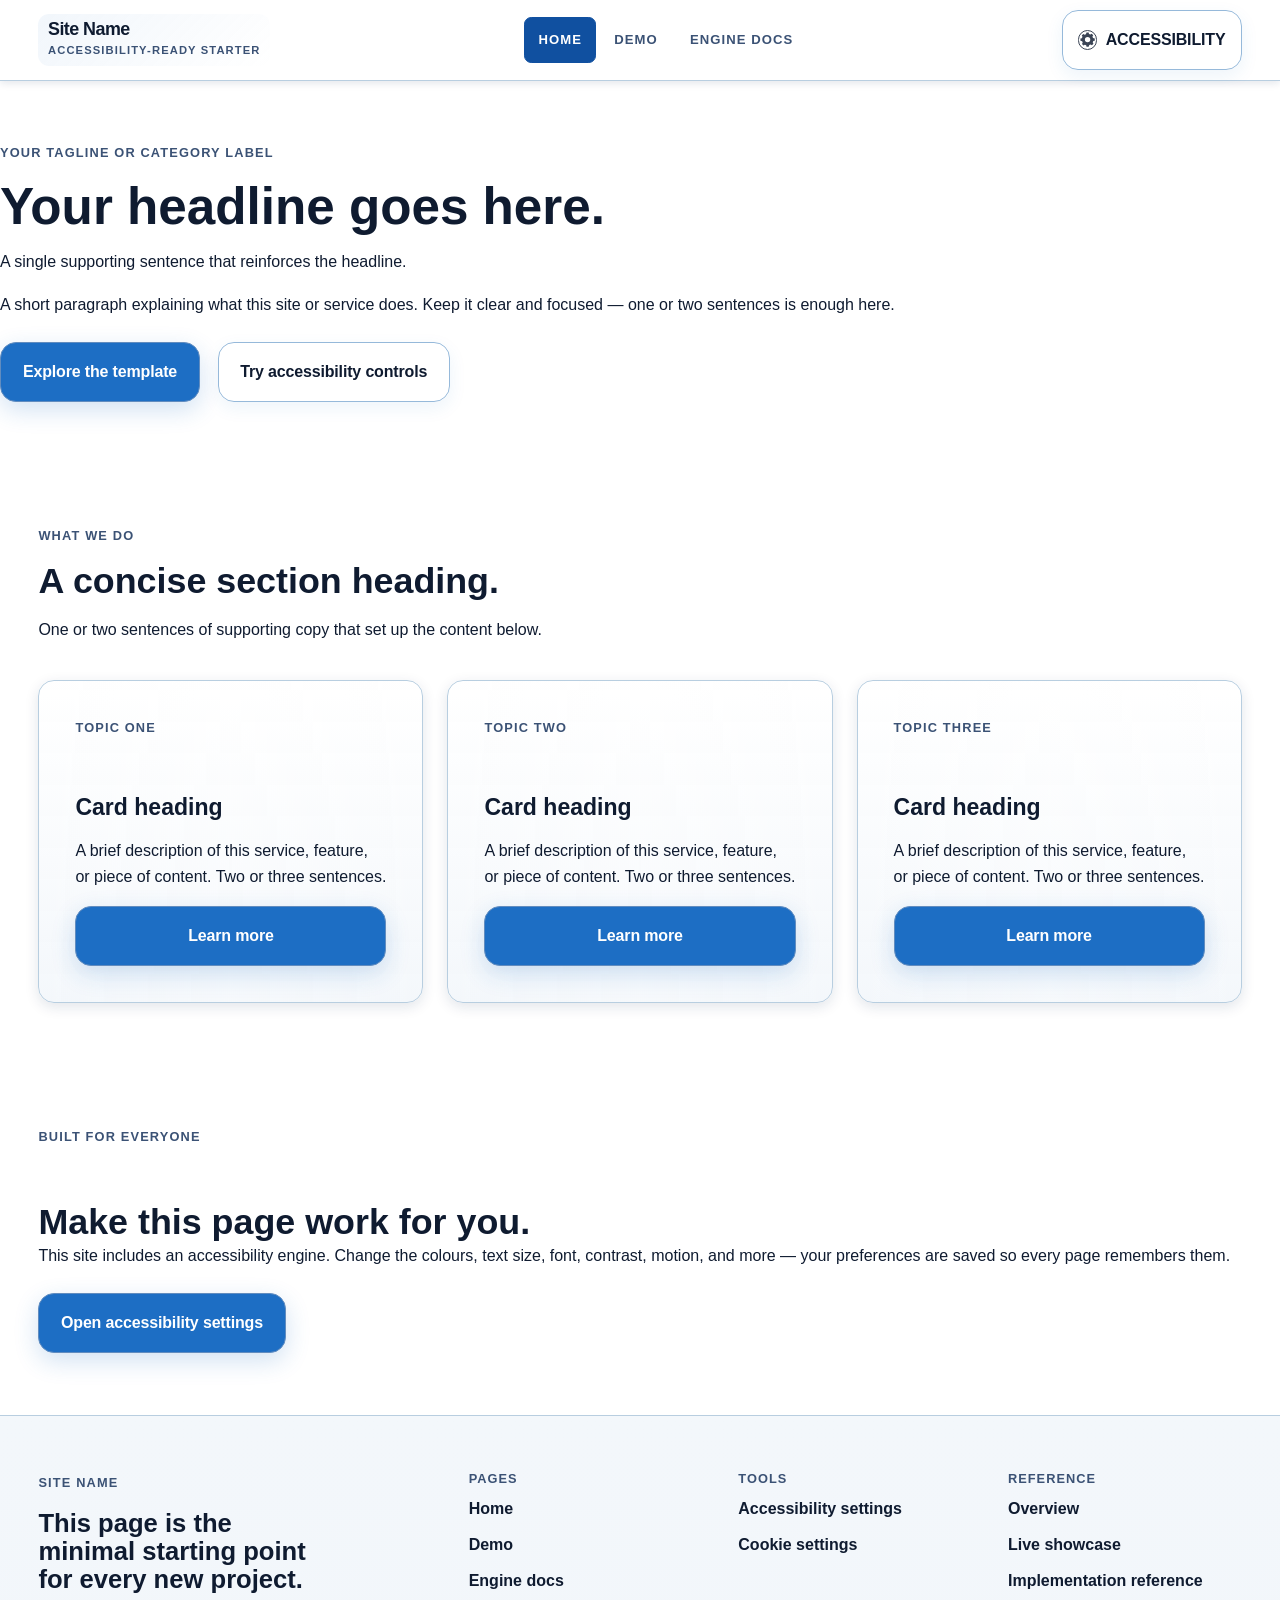
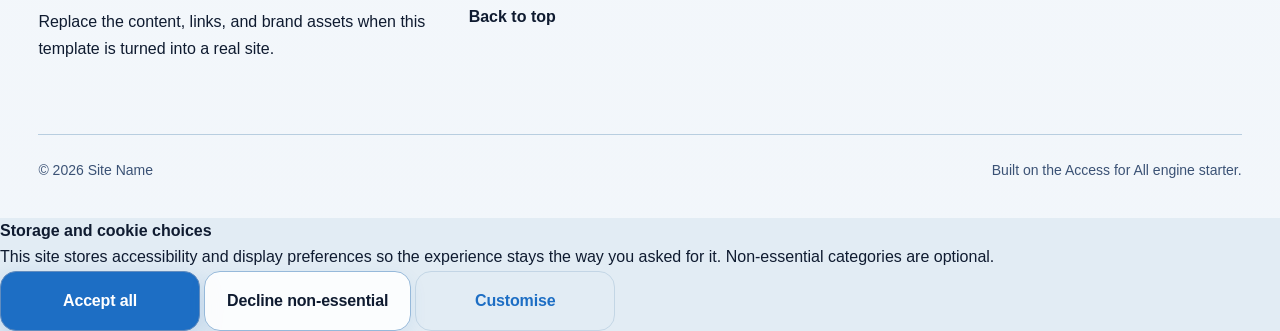
<file: frontend/index.html>
<!DOCTYPE html>
<!--
  Access for All Engine Starter
  File: frontend/index.html
  Purpose: Minimal clean starting point. Keep this page — it ships with every project.
           Full engine modal/drawer HTML is here; JS builds the mobile panel at runtime.
           Replace placeholder content, brand, nav, and footer with real project values.
           The demo.html and engine.html pages in /pages/ are optional scaffolding.
-->
<html lang="en-GB" data-theme="default" data-font="default" data-motion="default">
  <head>
    <meta charset="UTF-8" />
    <meta name="viewport" content="width=device-width, initial-scale=1.0" />
    <meta name="description" content="Your site description here." />
    <meta name="robots" content="index, follow" />
    <meta name="theme-color" content="#223667" />
    <link rel="icon" type="image/svg+xml" href="favicon.svg" />
    <!-- Favicons — replace with project assets -->
    <!-- <link rel="apple-touch-icon" sizes="180x180" href="/assets/icons/apple-touch-icon.png" /> -->
    <!-- <link rel="icon" type="image/png" sizes="32x32" href="/assets/icons/favicon-32x32.png" /> -->
    <!-- <link rel="icon" type="image/png" sizes="16x16" href="/assets/icons/favicon-16x16.png" /> -->
    <!-- <link rel="manifest" href="/site.webmanifest" /> -->
    <link rel="stylesheet" href="styles/master.css" />
    <title>Site Name</title>
  </head>
  <body id="page-top">

    <!-- Skip Link start -->
    <a class="skip-link" href="#main-content">Skip to main content</a>
    <!-- Skip Link end -->

    <!-- Engine status live region — announced to screen readers on every state change -->
    <span
      role="status"
      aria-live="polite"
      aria-atomic="true"
      class="sr-only"
      data-engine-status
    ></span>

    <!-- Site Shell start -->
    <div class="site-shell">

      <!-- Header start -->
      <header class="site-header" data-site-header>
        <div class="utility-bar container">
          <!-- Brand start
               Text-only lockup is the default template baseline.
               If your project uses image logos, add an <img> with
               data-logo-default and data-logo-dark so the engine can
               switch variants on appearance change. -->
          <div class="header-brand">
            <a class="brand-mark" href="index.html">
              <span class="brand-mark__lockup">
                <span class="brand-mark__name">Site Name</span>
                <span class="brand-mark__eyebrow">Accessibility-ready starter</span>
              </span>
            </a>
          </div>
          <!-- Brand end -->

          <!-- Navigation start -->
          <nav class="primary-nav" aria-label="Primary navigation" data-primary-nav>
            <ul id="primary-navigation" class="nav-list">
              <li><a href="index.html" aria-current="page">Home</a></li>
              <li><a href="pages/demo.html">Demo</a></li>
              <li><a href="pages/engine.html">Engine docs</a></li>
            </ul>
          </nav>
          <!-- Navigation end -->

          <div class="header-actions">
            <!-- Accessibility Trigger start -->
            <div class="header-accessibility">
              <button
                class="accessibility-trigger"
                type="button"
                data-accessibility-open
                aria-haspopup="dialog"
                aria-controls="accessibility-panel"
                aria-expanded="false"
                aria-label="Open accessibility settings"
              >
                <span class="accessibility-trigger__icon" aria-hidden="true">
                  <svg viewBox="0 0 24 24" focusable="false">
                    <path
                      d="M10.5 2h3l.5 2.1a7.95 7.95 0 0 1 1.83.76l1.88-1.04 2.12 2.12-1.04 1.88c.32.58.58 1.19.76 1.83L22 10.5v3l-2.1.5a7.95 7.95 0 0 1-.76 1.83l1.04 1.88-2.12 2.12-1.88-1.04a7.95 7.95 0 0 1-1.83.76L13.5 22h-3l-.5-2.1a7.95 7.95 0 0 1-1.83-.76l-1.88 1.04-2.12-2.12 1.04-1.88a7.95 7.95 0 0 1-.76-1.83L2 13.5v-3l2.1-.5c.18-.64.44-1.25.76-1.83L3.82 6.29l2.12-2.12 1.88 1.04c.58-.32 1.19-.58 1.83-.76L10.5 2Zm1.5 6.25A3.75 3.75 0 1 0 12 15.75a3.75 3.75 0 0 0 0-7.5Z"
                    />
                  </svg>
                </span>
                <span class="accessibility-trigger__label">Accessibility</span>
              </button>
            </div>
            <!-- Accessibility Trigger end -->

            <!-- Mobile Menu Toggle start -->
            <button
              class="menu-toggle"
              type="button"
              data-nav-toggle
              aria-expanded="false"
              aria-controls="primary-navigation"
              aria-label="Open menu"
            >
              Open menu
            </button>
            <!-- Mobile Menu Toggle end -->
          </div>
        </div>

      </header>
      <!-- Header end -->

      <!-- Main start -->
      <main id="main-content" class="site-main">

        <!-- Hero start -->
        <section class="section section-hero section-hero-bleed">
          <div class="hero-stage">
            <!-- Replace with a real hero image -->
            <!-- <img
              class="hero-stage__image"
              src="assets/images/hero/hero.webp"
              alt="Descriptive alt text for the hero image."
              data-speech-description="Spoken description of the hero image for talkback users."
              width="1536"
              height="737"
              decoding="async"
              fetchpriority="high"
            /> -->
            <div class="hero-stage__overlay">
              <div class="reading-surface">
                <p class="eyebrow">Your tagline or category label</p>
                <h1>Your headline goes here.</h1>
                <p class="hero-stage__headline-support">
                  A single supporting sentence that reinforces the headline.
                </p>
                <p>
                  A short paragraph explaining what this site or service does.
                  Keep it clear and focused — one or two sentences is enough here.
                </p>
              </div>
              <div class="button-row button-row--hero">
                <a class="button button-primary button--hero" href="#intro-title">Explore the template</a>
                <button
                  class="button button-secondary button--hero"
                  type="button"
                  data-accessibility-open
                >
                  Try accessibility controls
                </button>
              </div>
            </div>
          </div>
        </section>
        <!-- Hero end -->

        <!-- Intro section start -->
        <section class="section section-muted" aria-labelledby="intro-title">
          <div class="container">
            <div class="section-heading">
              <p class="eyebrow">What we do</p>
              <h2 id="intro-title">A concise section heading.</h2>
              <p class="section-heading__support">
                One or two sentences of supporting copy that set up the content below.
              </p>
            </div>
            <div class="card-grid">
              <article class="card">
                <div class="reading-surface">
                  <p class="eyebrow">Topic one</p>
                  <h3>Card heading</h3>
                  <p>
                    A brief description of this service, feature, or piece of content.
                    Two or three sentences.
                  </p>
                </div>
                <a class="button button-primary button--main" href="#engine-cta-title">Learn more</a>
              </article>
              <article class="card">
                <div class="reading-surface">
                  <p class="eyebrow">Topic two</p>
                  <h3>Card heading</h3>
                  <p>
                    A brief description of this service, feature, or piece of content.
                    Two or three sentences.
                  </p>
                </div>
                <a class="button button-primary button--main" href="#engine-cta-title">Learn more</a>
              </article>
              <article class="card">
                <div class="reading-surface">
                  <p class="eyebrow">Topic three</p>
                  <h3>Card heading</h3>
                  <p>
                    A brief description of this service, feature, or piece of content.
                    Two or three sentences.
                  </p>
                </div>
                <a class="button button-primary button--main" href="#engine-cta-title">Learn more</a>
              </article>
            </div>
          </div>
        </section>
        <!-- Intro section end -->

        <!-- Accessibility callout start
             Shows the engine is live. Invite the visitor to explore it. Keep or adapt. -->
        <section class="section" aria-labelledby="engine-cta-title">
          <div class="container">
            <div class="manifesto-band manifesto-band--split">
              <div class="manifesto-band__lead">
                <div class="reading-surface">
                  <p class="eyebrow">Built for everyone</p>
                  <h2 id="engine-cta-title">Make this page work for you.</h2>
                </div>
              </div>
              <div class="manifesto-band__detail manifesto-band__detail--right">
                <div class="reading-surface">
                  <p>
                    This site includes an accessibility engine. Change the colours,
                    text size, font, contrast, motion, and more — your preferences
                    are saved so every page remembers them.
                  </p>
                </div>
                <div class="button-row">
                  <button
                    class="button button-primary"
                    type="button"
                    data-accessibility-open
                  >
                    Open accessibility settings
                  </button>
                </div>
              </div>
            </div>
          </div>
        </section>
        <!-- Accessibility callout end -->

      </main>
      <!-- Main end -->

      <!-- Footer start -->
      <footer class="site-footer">
        <div class="container footer-inner">
          <section class="footer-brand" aria-labelledby="footer-brand-title">
            <p class="eyebrow">Site Name</p>
            <h2 id="footer-brand-title">This page is the minimal starting point for every new project.</h2>
            <p>
              Replace the content, links, and brand assets when this template is turned into a real site.
            </p>
          </section>

          <section class="footer-nav-group" aria-labelledby="footer-sitemap-title">
            <h2 class="footer-nav-heading" id="footer-sitemap-title">Pages</h2>
            <ul class="footer-nav-list">
              <li><a href="index.html">Home</a></li>
              <li><a href="pages/demo.html">Demo</a></li>
              <li><a href="pages/engine.html">Engine docs</a></li>
              <li><a href="#page-top">Back to top</a></li>
            </ul>
          </section>

          <section class="footer-nav-group" aria-labelledby="footer-tools-title">
            <h2 class="footer-nav-heading" id="footer-tools-title">Tools</h2>
            <ul class="footer-nav-list">
              <li>
                <button class="footer-link-button" type="button" data-accessibility-open>
                  Accessibility settings
                </button>
              </li>
              <li>
                <button class="footer-link-button" type="button" data-consent-manage-open>
                  Cookie settings
                </button>
              </li>
            </ul>
          </section>

          <section class="footer-nav-group" aria-labelledby="footer-reference-title">
            <h2 class="footer-nav-heading" id="footer-reference-title">Reference</h2>
            <ul class="footer-nav-list">
              <li><a href="#intro-title">Overview</a></li>
              <li><a href="pages/demo.html">Live showcase</a></li>
              <li><a href="pages/engine.html">Implementation reference</a></li>
            </ul>
          </section>

          <div class="footer-meta">
            <small>© 2026 Site Name</small>
            <p>Built on the Access for All engine starter.</p>
          </div>
        </div>
      </footer>
      <!-- Footer end -->

    </div>
    <!-- Site Shell end -->

    <!-- ═══════════════════════════════════════════════════════════════
         ACCESSIBILITY ENGINE MODAL
         Keep this block. It is the engine UI — desktop modal + mobile
         drawer shell (the .ac-mobile-panel is JS-injected at runtime).
         The form fields map directly to engine state keys.
         ═══════════════════════════════════════════════════════════════ -->

    <!-- Modal backdrop — darkens site when engine is open -->
    <div class="modal-backdrop" data-modal-backdrop hidden></div>

    <!-- Engine dialog -->
    <div
      class="accessibility-modal"
      data-accessibility-modal
      id="accessibility-panel"
      role="dialog"
      aria-modal="true"
      aria-labelledby="accessibility-title"
      aria-describedby="accessibility-description"
      hidden
    >
      <!-- Desktop modal panel -->
      <div class="modal-panel">

        <div class="modal-header">
          <div class="engine-intro engine-intro--streamlined">
            <p class="eyebrow">Accessibility engine</p>
            <h2 id="accessibility-title">Make this page easier to use</h2>
            <p id="accessibility-description">Change this page to suit you.</p>
          </div>
          <button
            class="modal-close"
            type="button"
            data-accessibility-close
            aria-label="Close accessibility settings"
          >
            <span class="modal-close__icon" aria-hidden="true">
              <svg viewBox="0 0 24 24" focusable="false">
                <path d="m6.4 5 5.6 5.6L17.6 5 19 6.4 13.4 12l5.6 5.6-1.4 1.4L12 13.4 6.4 19 5 17.6l5.6-5.6L5 6.4z"></path>
              </svg>
            </span>
          </button>
        </div>

        <div class="modal-content">
          <form class="engine-form" data-accessibility-form>
            <div class="control-groups">

              <!-- ── Talkback ── -->
              <fieldset class="control-group">
                <legend>Talkback</legend>
                <p class="control-group__description">
                  Turn talkback on when you want spoken support, then choose how it follows you.
                </p>
                <div class="control-grid-3">
                  <label class="control-stack">
                    <span>Talkback</span>
                    <select name="talkbackEnabled">
                      <option value="off">Off</option>
                      <option value="on">On</option>
                    </select>
                    <small>Turn spoken support on only when you want it.</small>
                  </label>
                  <label class="control-stack">
                    <span>Invocation</span>
                    <select name="talkbackInvocation">
                      <option value="hover">Mouse Only</option>
                      <option value="focus">Keyboard Only</option>
                      <option value="both">Mouse and Keyboard</option>
                    </select>
                    <small>Choose whether speech follows mouse, keyboard, or both.</small>
                  </label>
                  <label class="control-stack">
                    <span>Voice speed</span>
                    <select name="speechRate">
                      <option value="85">Slower</option>
                      <option value="100">Steady</option>
                      <option value="115">Quicker</option>
                      <option value="130">Fast</option>
                    </select>
                    <small>Set how quickly talkback reads the current item.</small>
                  </label>
                </div>
                <div class="tool-button-row">
                  <button class="button button-primary"   type="button" data-speech-play>Read page aloud</button>
                  <button class="button button-secondary" type="button" data-speech-pause>Pause</button>
                  <button class="button button-secondary" type="button" data-speech-stop>Stop</button>
                </div>
                <p class="engine-note" data-speech-status aria-live="polite">
                  Talkback is ready when your browser supports it.
                </p>
              </fieldset>

              <!-- ── Display ── -->
              <fieldset class="control-group">
                <legend>Display</legend>
                <div class="control-grid-4">
                  <label class="control-stack">
                    <span>Theme</span>
                    <select name="appearance">
                      <option value="default">Default</option>
                      <option value="light">Light</option>
                      <option value="dark">Dark</option>
                    </select>
                    <small>Switch between the site default, light, or dark presentation.</small>
                  </label>
                  <label class="control-stack">
                    <span>Colour</span>
                    <select name="palette">
                      <option value="default">Site colours</option>
                      <option value="monochrome">Monochrome</option>
                      <option value="blue">Blue</option>
                      <option value="aqua">Aqua</option>
                      <option value="green">Green</option>
                      <option value="orange">Orange</option>
                      <option value="purple">Purple</option>
                      <option value="pink">Pink</option>
                      <option value="yellow">Yellow</option>
                      <option value="red">Red</option>
                    </select>
                    <small>Change the site palette without changing the page structure.</small>
                  </label>
                  <label class="control-stack">
                    <span>Contrast</span>
                    <select name="contrast">
                      <option value="minus-5">-5</option>
                      <option value="minus-4">-4</option>
                      <option value="minus-3">-3</option>
                      <option value="minus-2">-2</option>
                      <option value="minus-1">-1</option>
                      <option value="default">Default</option>
                      <option value="plus-1">+1</option>
                      <option value="plus-2">+2</option>
                      <option value="plus-3">+3</option>
                      <option value="plus-4">+4</option>
                      <option value="plus-5">+5</option>
                    </select>
                    <small>Raise or lower overall contrast strength.</small>
                  </label>
                  <label class="control-stack">
                    <span>Depth</span>
                    <select name="depth">
                      <option value="default">Default</option>
                      <option value="reduced">Reduced</option>
                      <option value="off">Off</option>
                    </select>
                    <small>Reduce or remove layered visual depth.</small>
                  </label>
                  <label class="control-stack">
                    <span>Transparency</span>
                    <select name="transparency">
                      <option value="default">Default</option>
                      <option value="reduced">Reduced</option>
                      <option value="off">Off</option>
                    </select>
                    <small>Tone down transparency and frosted surfaces.</small>
                  </label>
                  <label class="control-stack">
                    <span>Motion</span>
                    <select name="motion">
                      <option value="default">Default</option>
                      <option value="reduced">Reduced</option>
                      <option value="off">Off</option>
                    </select>
                    <small>Reduce moving effects and animated transitions.</small>
                  </label>
                  <label class="control-stack">
                    <span>Filter type</span>
                    <select name="tint">
                      <option value="default">None</option>
                      <option value="warm">Warm</option>
                      <option value="cool">Cool</option>
                      <option value="soft">Soft glare filter</option>
                      <option value="monochrome">Monochrome</option>
                      <option value="dim">Dim</option>
                      <option value="bright">Bright</option>
                    </select>
                    <small>Choose a whole-site visual filter.</small>
                  </label>
                  <label class="control-stack">
                    <span>Strength</span>
                    <select name="filterStrength">
                      <option value="default">Default</option>
                      <option value="low">Low</option>
                      <option value="medium">Medium</option>
                      <option value="high">High</option>
                    </select>
                    <small>Set how strong the selected filter should feel.</small>
                  </label>
                </div>
              </fieldset>

              <!-- ── Text and reading ── -->
              <fieldset class="control-group">
                <legend>Text and reading</legend>
                <div class="control-grid-4">
                  <label class="control-stack">
                    <span>Font</span>
                    <select name="font">
                      <option value="default">Site font</option>
                      <option value="legible">Hyperlegible</option>
                      <option value="dyslexia">Dyslexia-friendly</option>
                      <option value="system">System sans</option>
                    </select>
                    <small>Swap to a more comfortable reading typeface.</small>
                  </label>
                  <label class="control-stack">
                    <span>Bold</span>
                    <select name="boldText">
                      <option value="default">Default</option>
                      <option value="level-1">Level 1</option>
                      <option value="level-2">Level 2</option>
                      <option value="level-3">Level 3</option>
                      <option value="level-4">Level 4</option>
                    </select>
                    <small>Increase text weight for stronger character definition.</small>
                  </label>
                  <label class="control-stack">
                    <span>Reading view</span>
                    <select name="readingMode">
                      <option value="default">Standard page</option>
                      <option value="focused">Focused reading</option>
                    </select>
                    <small>Narrow the reading measure for calmer scanning.</small>
                  </label>
                  <label class="control-stack">
                    <span>Ruler</span>
                    <select name="readingGuide">
                      <option value="off">Off</option>
                      <option value="1">1 line</option>
                      <option value="3">3 lines</option>
                      <option value="5">5 lines</option>
                    </select>
                    <small>Add a reading guide to help track lines on the page.</small>
                  </label>
                </div>
                <div class="control-grid-4 control-grid-2--spacing">
                  <label class="control-stack">
                    <span>Text size</span>
                    <select name="fontScale">
                      <option value="90">90%</option>
                      <option value="100">100%</option>
                      <option value="110">110%</option>
                      <option value="120">120%</option>
                      <option value="130">130%</option>
                      <option value="140">140%</option>
                      <option value="150">150%</option>
                      <option value="160">160%</option>
                    </select>
                    <small>Scale text without zooming the whole interface.</small>
                  </label>
                  <label class="control-stack">
                    <span>Line spacing</span>
                    <select name="lineSpacing">
                      <option value="80">80%</option>
                      <option value="90">90%</option>
                      <option value="100">100%</option>
                      <option value="110">110%</option>
                      <option value="120">120%</option>
                      <option value="140">140%</option>
                      <option value="160">160%</option>
                      <option value="180">180%</option>
                    </select>
                    <small>Adjust the space between each line of text.</small>
                  </label>
                  <label class="control-stack">
                    <span>Paragraph spacing</span>
                    <select name="paragraphSpacing">
                      <option value="80">80%</option>
                      <option value="90">90%</option>
                      <option value="100">100%</option>
                      <option value="110">110%</option>
                      <option value="120">120%</option>
                      <option value="140">140%</option>
                      <option value="160">160%</option>
                      <option value="180">180%</option>
                    </select>
                    <small>Increase the gap between paragraph blocks.</small>
                  </label>
                  <label class="control-stack">
                    <span>Letter spacing</span>
                    <select name="letterSpacing">
                      <option value="-8">-8%</option>
                      <option value="-6">-6%</option>
                      <option value="-4">-4%</option>
                      <option value="-2">-2%</option>
                      <option value="0">0%</option>
                      <option value="2">+2%</option>
                      <option value="4">+4%</option>
                      <option value="6">+6%</option>
                      <option value="8">+8%</option>
                      <option value="10">+10%</option>
                      <option value="12">+12%</option>
                    </select>
                    <small>Tighten or loosen spacing between letters.</small>
                  </label>
                  <label class="control-stack">
                    <span>Word spacing</span>
                    <select name="wordSpacing">
                      <option value="-10">-10%</option>
                      <option value="-8">-8%</option>
                      <option value="-5">-5%</option>
                      <option value="-2">-2%</option>
                      <option value="0">0%</option>
                      <option value="2">+2%</option>
                      <option value="4">+4%</option>
                      <option value="8">+8%</option>
                      <option value="12">+12%</option>
                      <option value="14">+14%</option>
                    </select>
                    <small>Tighten or loosen spacing between words.</small>
                  </label>
                </div>
              </fieldset>

              <!-- ── Extra support ── -->
              <fieldset class="control-group">
                <legend>Extra support</legend>
                <p class="control-group__description">Set how strong each support layer should be.</p>
                <div class="control-grid-4">
                  <label class="control-stack">
                    <span>Focus highlight</span>
                    <select name="focusBoost">
                      <option value="default">Default</option>
                      <option value="medium">Medium</option>
                      <option value="high">High</option>
                    </select>
                    <small>Stronger focus rings around the item you are on.</small>
                  </label>
                  <label class="control-stack">
                    <span>Underline links</span>
                    <select name="underlineLinks">
                      <option value="default">Default</option>
                      <option value="medium">Medium</option>
                      <option value="high">High</option>
                    </select>
                    <small>Make links more obvious without changing the whole palette.</small>
                  </label>
                  <label class="control-stack">
                    <span>Landmark regions</span>
                    <select name="landmark">
                      <option value="off">Off</option>
                      <option value="soft">Soft outline</option>
                      <option value="clear">Clear outline</option>
                    </select>
                    <small>Highlight page regions with a visual border to aid navigation.</small>
                  </label>
                  <label class="control-stack">
                    <span>Soften images</span>
                    <select name="dimMedia">
                      <option value="default">Default</option>
                      <option value="medium">Medium</option>
                      <option value="high">High</option>
                    </select>
                    <small>Reduce glare and visual pressure from imagery.</small>
                  </label>
                </div>
              </fieldset>

            </div>

            <div class="engine-form__footer">
              <p
                class="engine-form__status"
                data-accessibility-status
                aria-live="polite"
              >
                Changes show up straight away. Save them if you want to keep them.
              </p>
              <div class="button-row">
                <button
                  class="button button-primary"
                  type="submit"
                  data-accessibility-save
                >
                  Save these settings
                </button>
                <button
                  class="button button-secondary"
                  type="button"
                  data-accessibility-reset
                >
                  Use site default
                </button>
              </div>
            </div>

          </form>
        </div>
      </div>
      <!-- .ac-mobile-panel is injected here by site-ui.js at runtime -->
    </div>
    <!-- Accessibility Engine Modal end -->

    <script src="scripts/accessibility-engine.js"></script>
    <script src="scripts/site-ui.js"></script>
  </body>
</html>
</file>
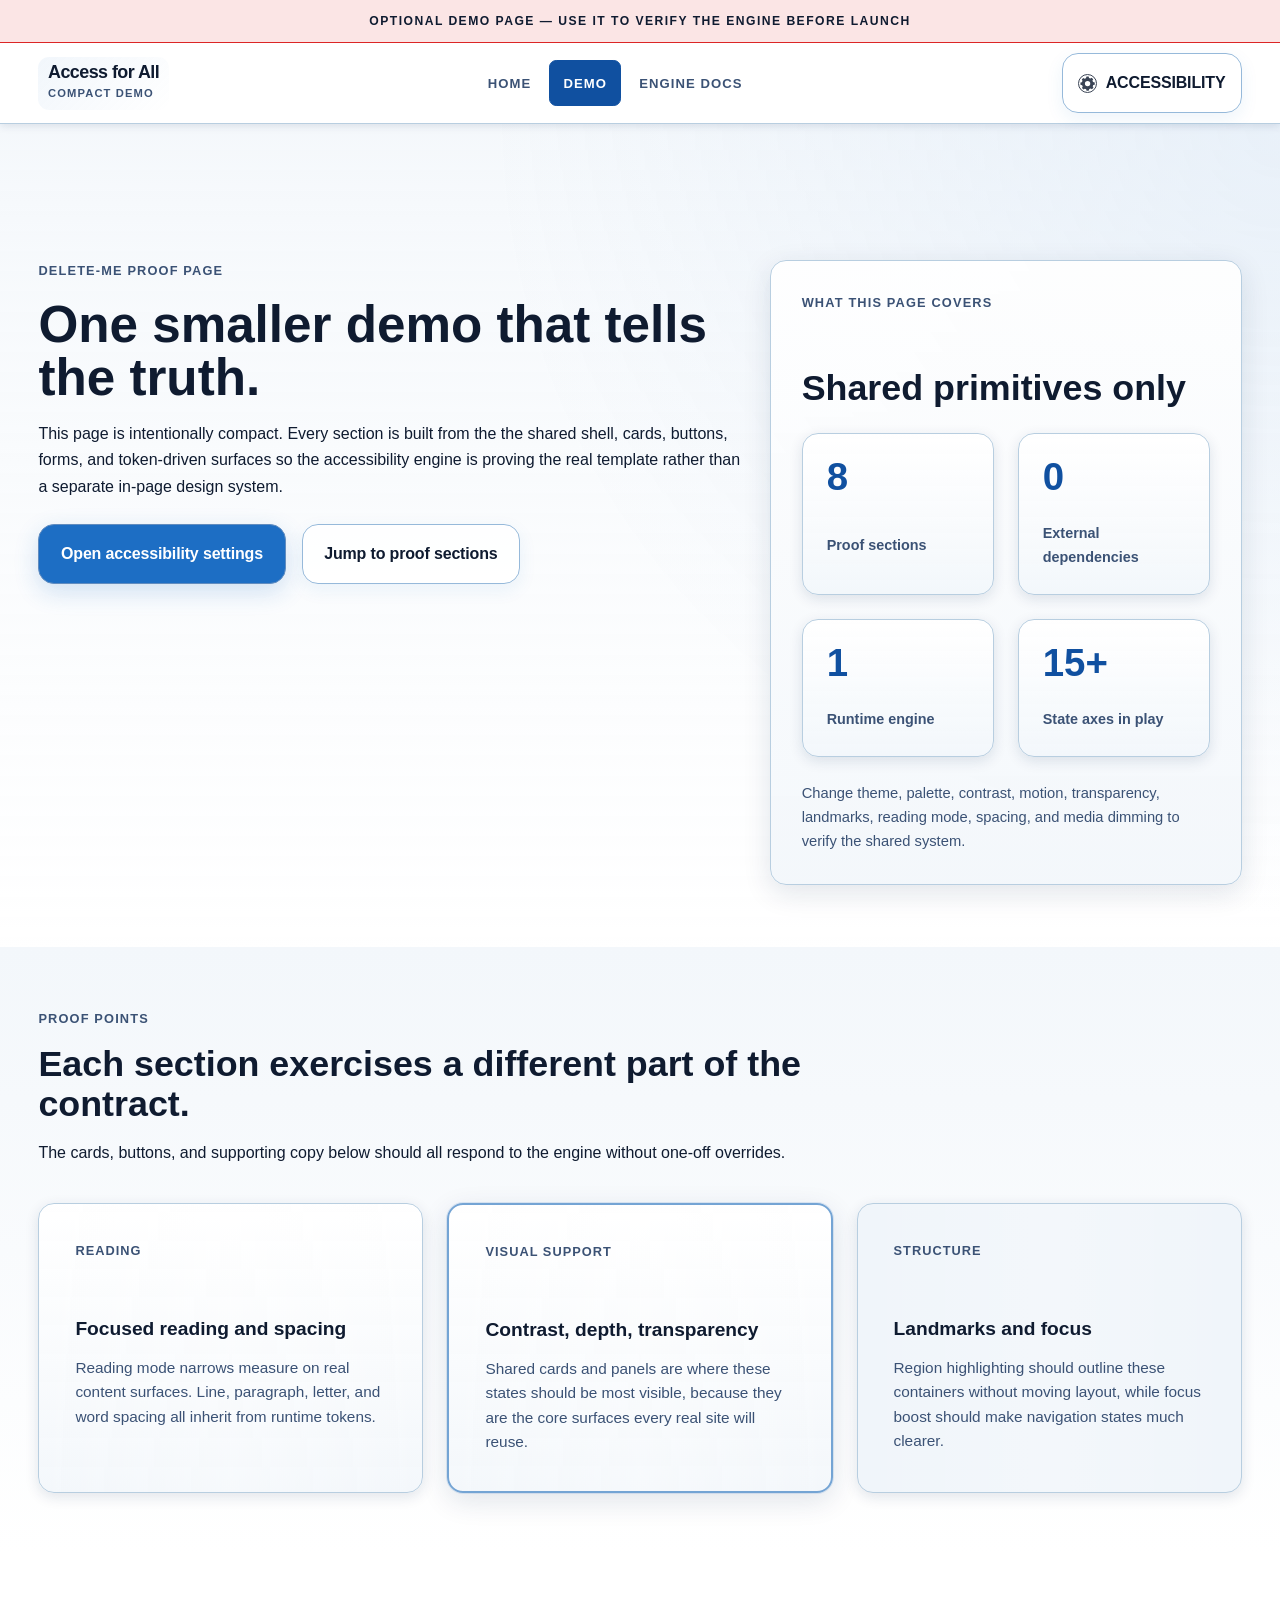
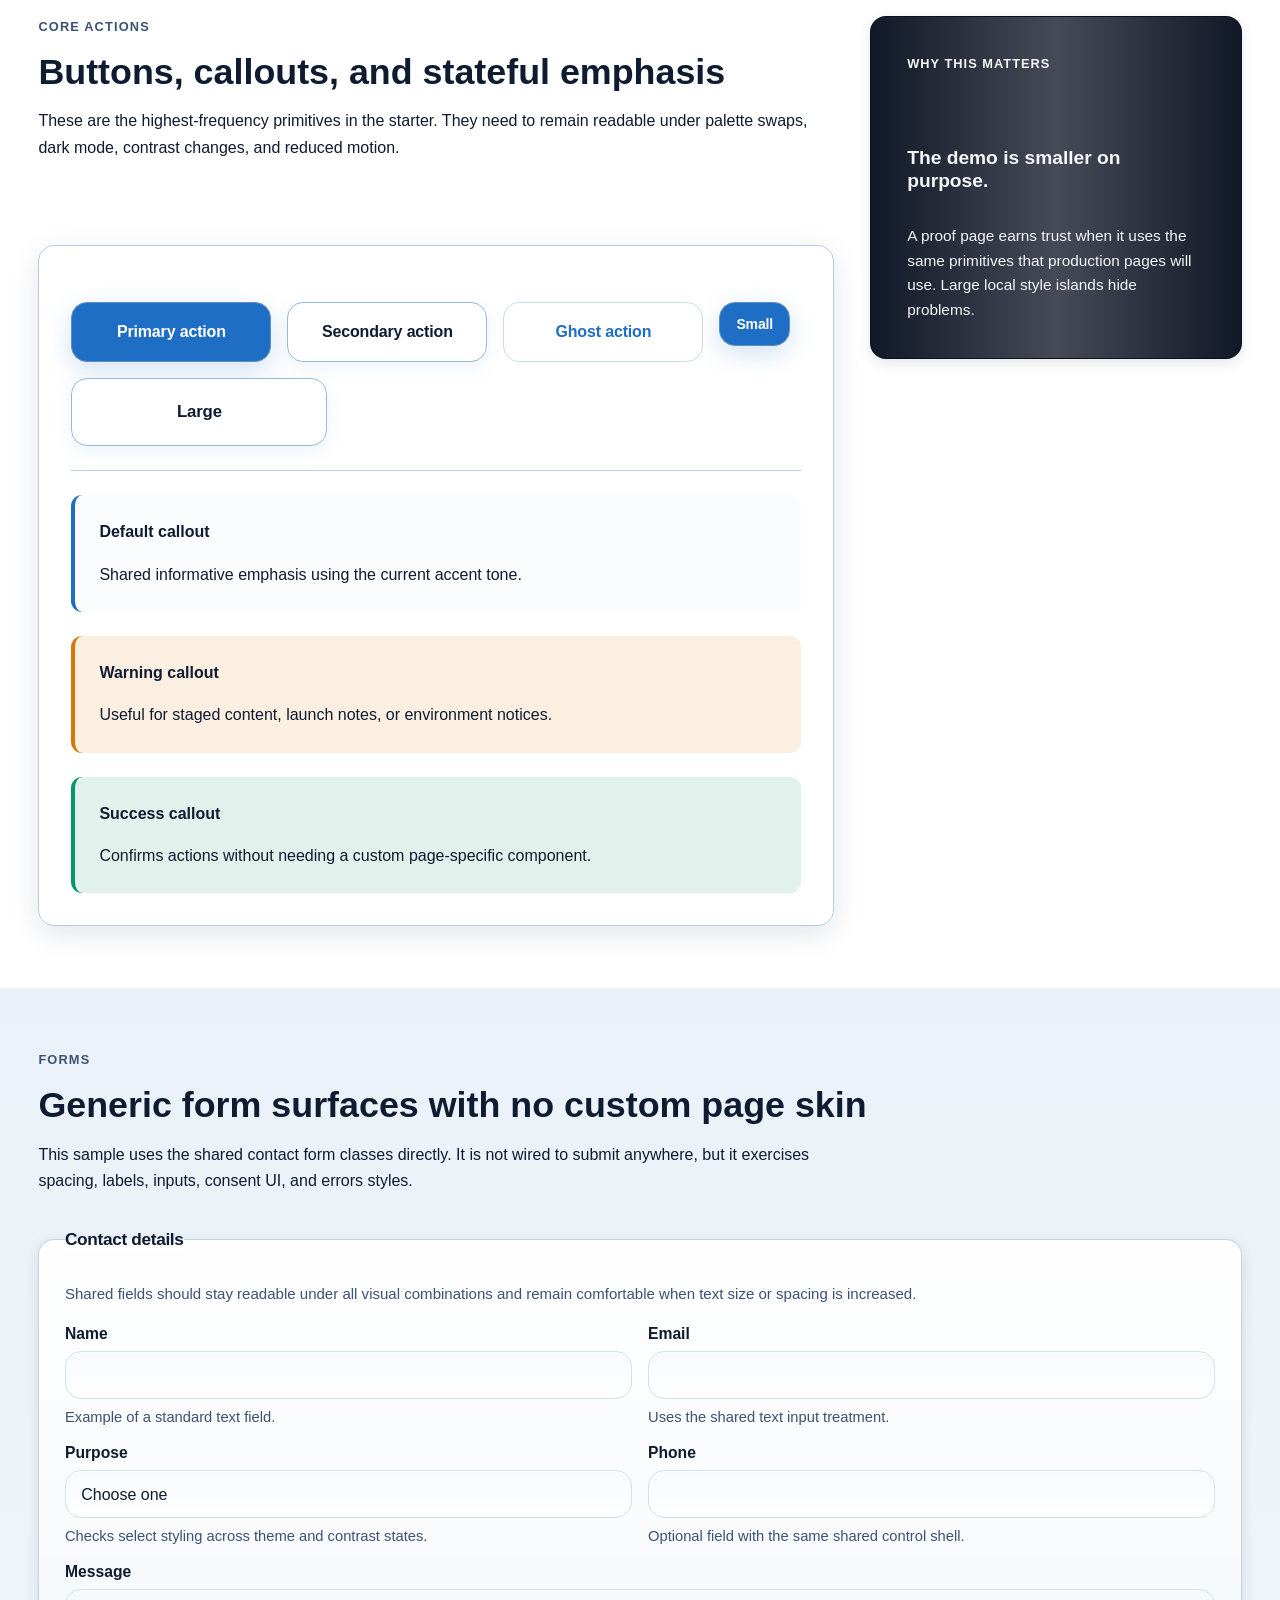
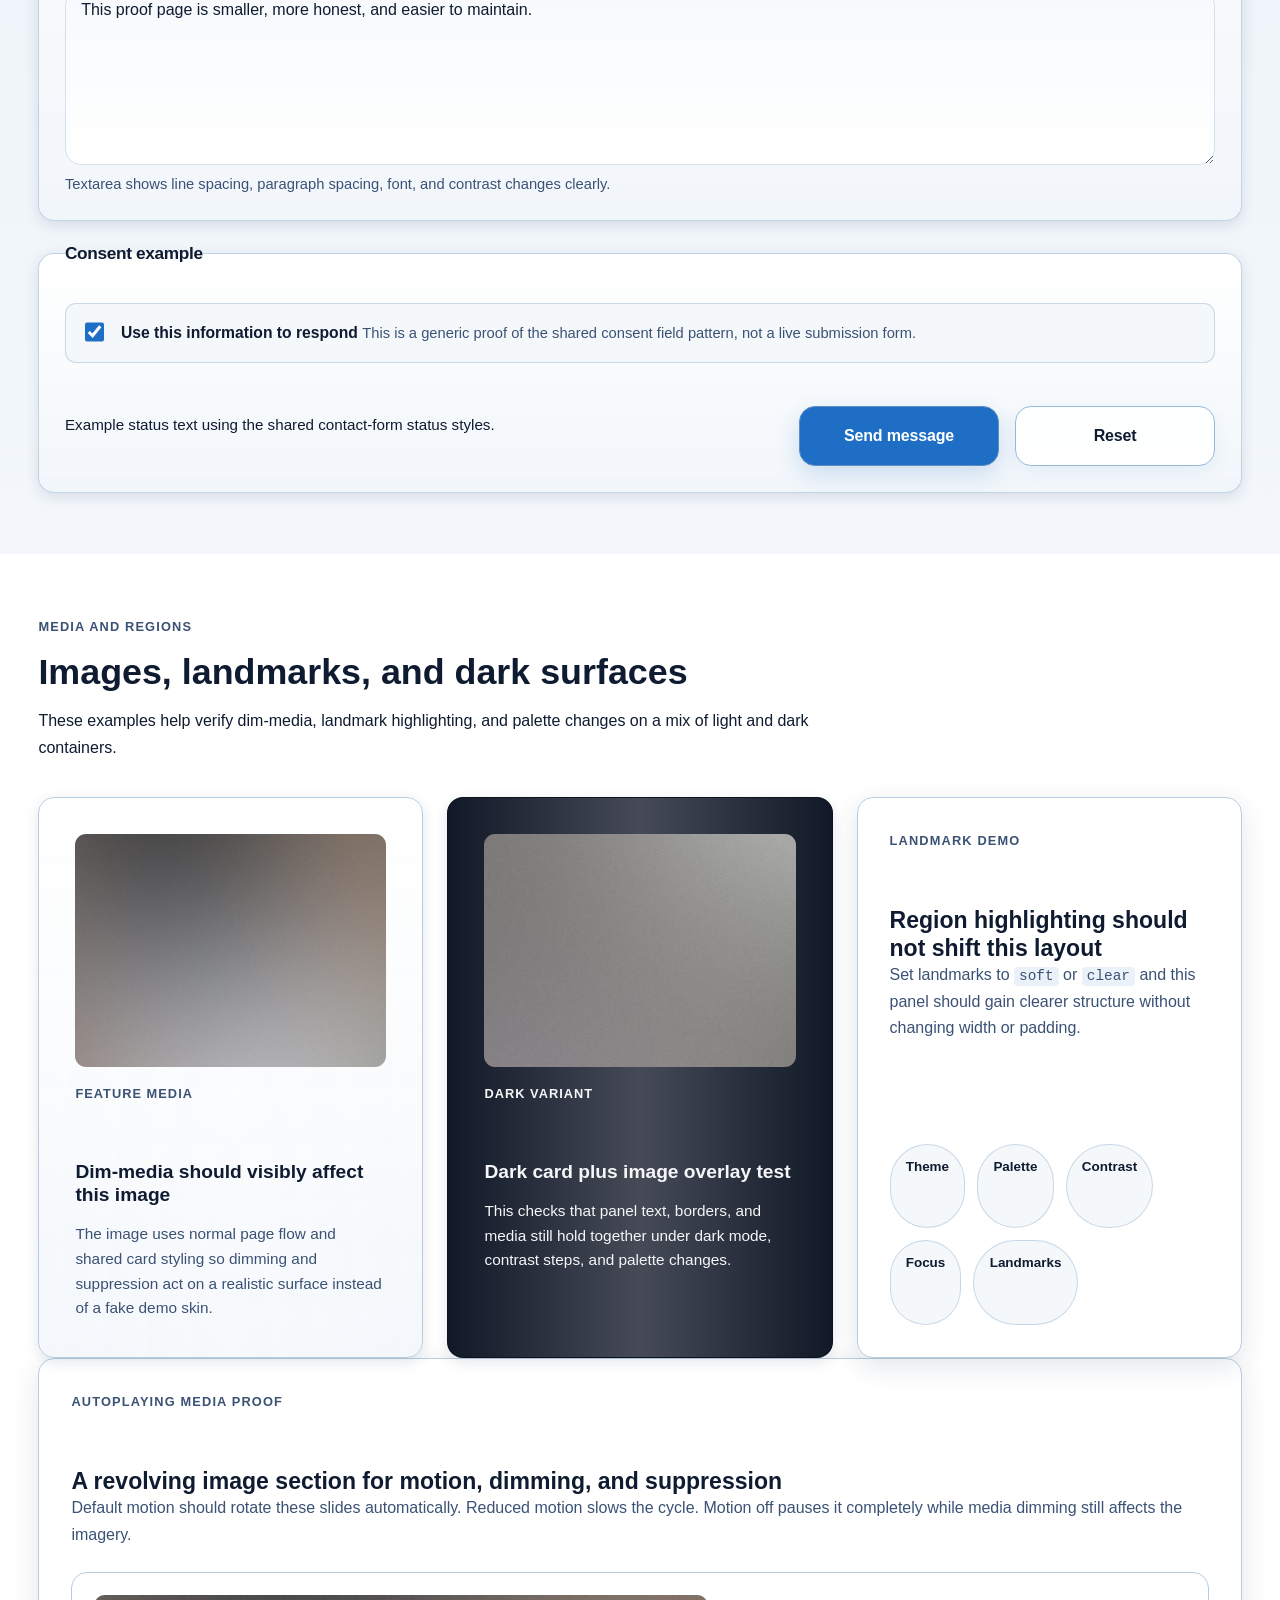
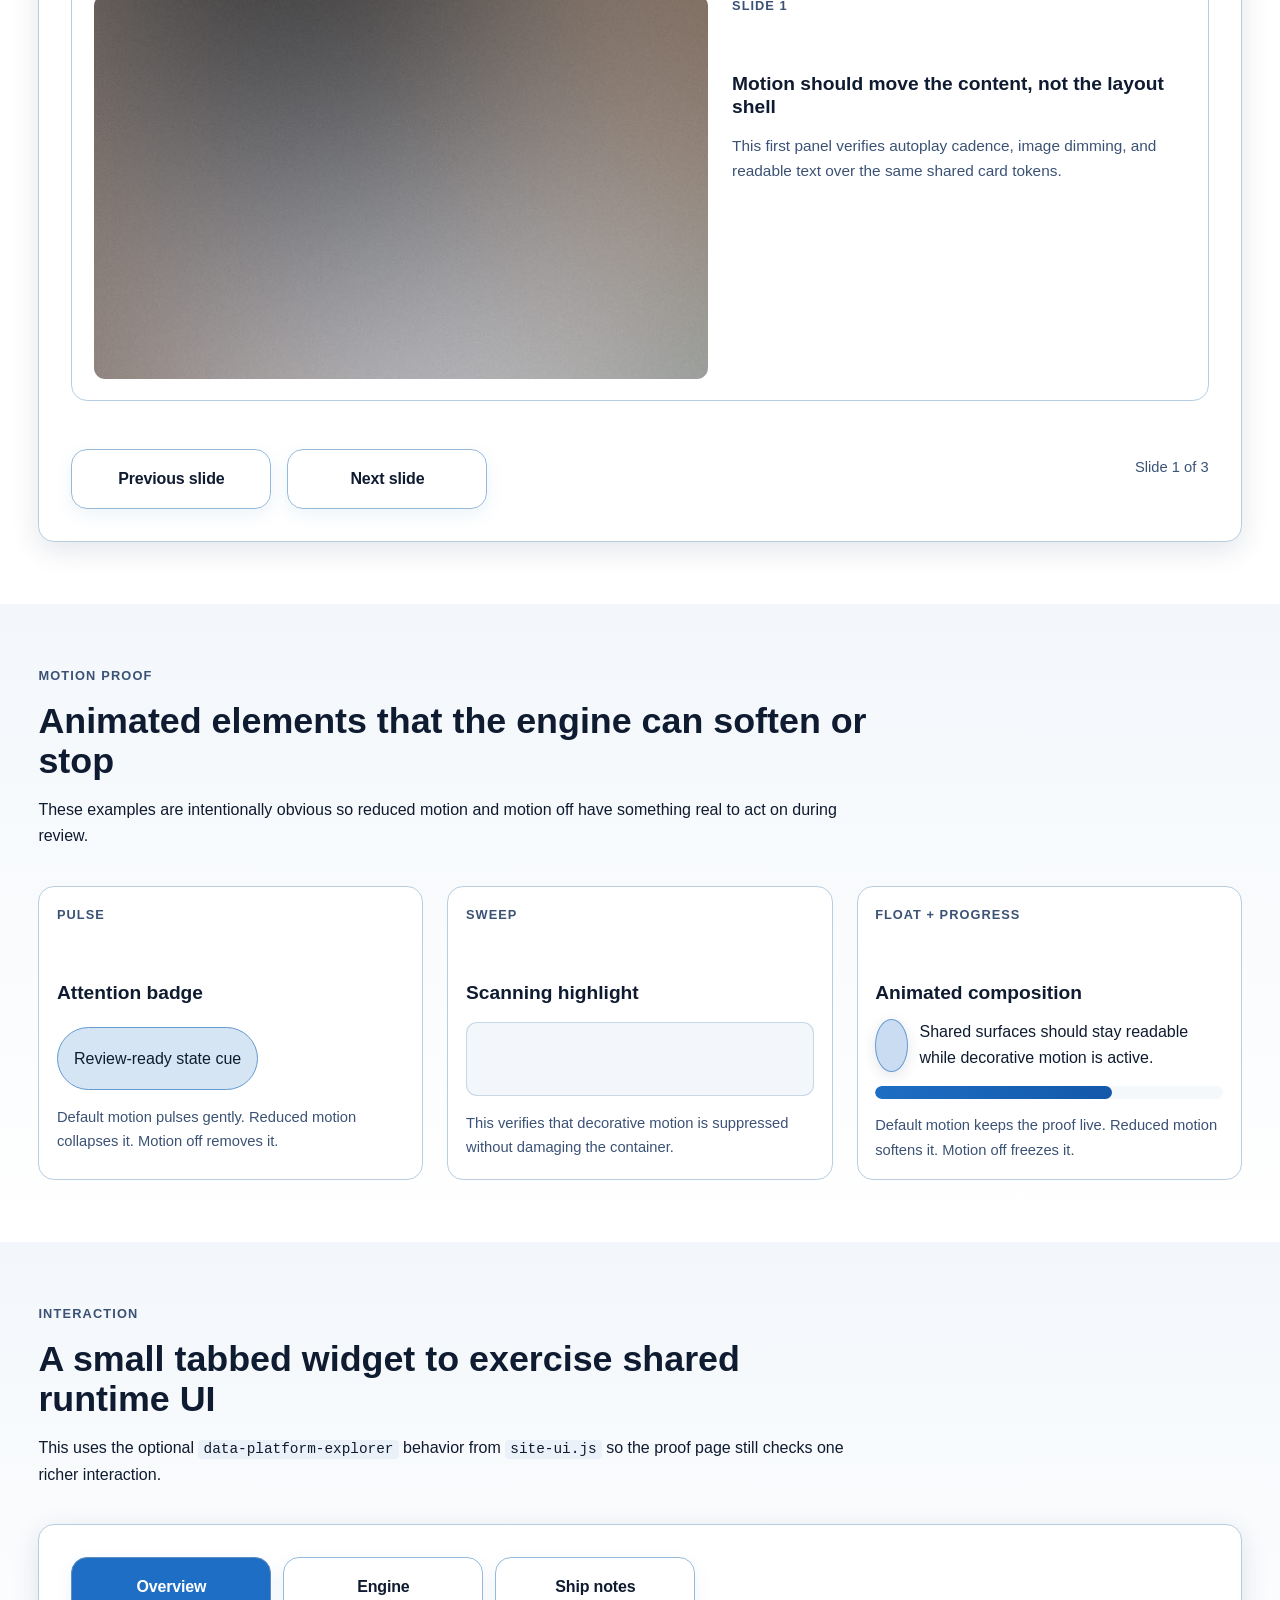
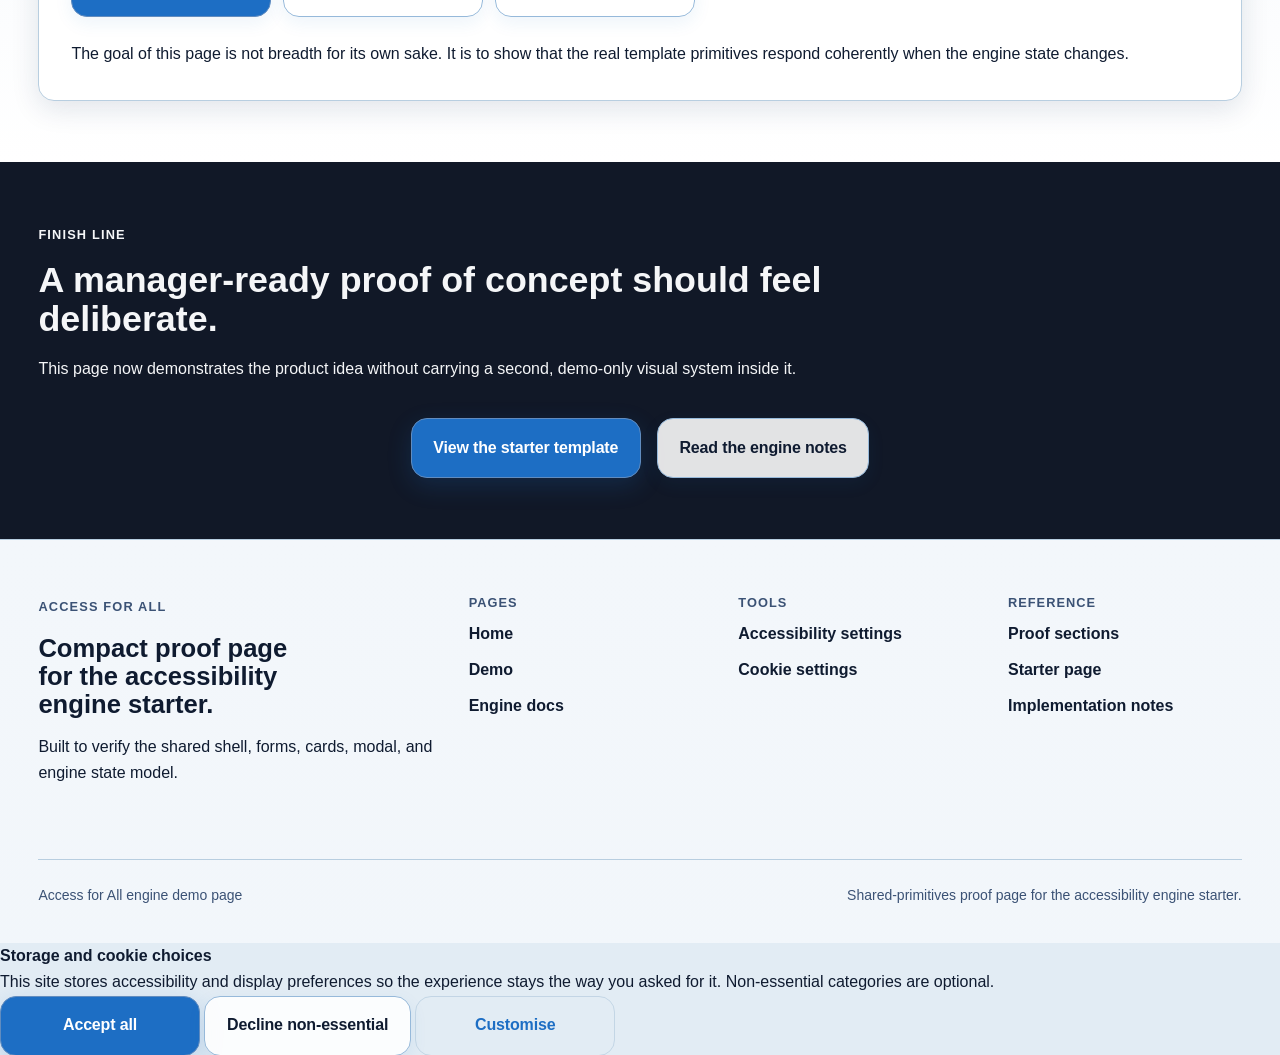
<file: frontend/pages/demo.html>
<!DOCTYPE html>
<!--
  Access for All Engine Demo
  Purpose: Compact proof page that exercises shared primitives honestly.
  Optional in production builds.
-->
<html lang="en-GB" data-theme="default" data-font="default" data-motion="default">
  <head>
    <meta charset="UTF-8" />
    <meta name="viewport" content="width=device-width, initial-scale=1.0" />
    <meta
      name="description"
      content="Compact design-system and accessibility-engine proof page for the Access for All starter."
    />
    <meta name="robots" content="noindex, nofollow" />
    <link rel="icon" type="image/svg+xml" href="../favicon.svg" />
    <link rel="stylesheet" href="../styles/master.css" />
    <title>Engine Demo | Access for All</title>
    <style>
      .demo-banner {
        background: var(--gm-callout-error-surface);
        border-bottom: 1px solid var(--gm-callout-error-border);
        color: var(--colour-text);
        font-size: 0.76rem;
        font-weight: 800;
        letter-spacing: 0.12em;
        padding: 0.7rem 1rem;
        position: sticky;
        text-align: center;
        text-transform: uppercase;
        top: 0;
        z-index: 80;
      }

      .demo-hero {
        background:
          radial-gradient(
            circle at top right,
            color-mix(in srgb, var(--colour-brand-100) 72%, transparent),
            transparent 52%
          ),
          linear-gradient(
            180deg,
            color-mix(in srgb, var(--colour-surface-strong) 84%, transparent),
            var(--colour-surface)
          );
      }

      .demo-hero__grid,
      .demo-proof-grid,
      .demo-media-grid {
        display: grid;
        gap: var(--space-md);
      }

      .demo-hero__grid {
        align-items: start;
        grid-template-columns: minmax(0, 1.2fr) minmax(18rem, 0.8fr);
      }

      .demo-proof-grid,
      .demo-media-grid {
        grid-template-columns: repeat(auto-fit, minmax(min(100%, 16rem), 1fr));
      }

      .demo-stage {
        background:
          linear-gradient(
            180deg,
            color-mix(in srgb, var(--colour-surface) 92%, transparent),
            color-mix(in srgb, var(--colour-surface-strong) 94%, transparent)
          );
        border: var(--border-standard);
        border-radius: var(--radius-lg);
        box-shadow: var(--gm-shadow-panel);
        display: grid;
        gap: var(--space-md);
        padding: clamp(1.25rem, 2.4vw, 2rem);
      }

      .demo-stat-copy {
        color: var(--colour-muted);
        font-size: 0.92rem;
        margin: 0;
      }

      .demo-media {
        display: block;
        height: 100%;
        object-fit: cover;
        width: 100%;
      }

      .demo-media-frame {
        aspect-ratio: 4 / 3;
        border-radius: var(--radius-md);
        display: block;
        margin: 0;
        overflow: hidden;
        width: 100%;
      }

      .demo-chip-row,
      .demo-tablist {
        display: flex;
        flex-wrap: wrap;
        gap: 0.75rem;
      }

      .demo-chip {
        background: color-mix(in srgb, var(--colour-surface-strong) 84%, transparent);
        border: 1px solid color-mix(in srgb, var(--colour-border) 76%, transparent);
        border-radius: 999px;
        color: var(--colour-text);
        font-size: 0.84rem;
        font-weight: 700;
        padding: 0.65rem 0.95rem;
      }

      .demo-tablist [role="tab"][aria-selected="true"] {
        background: var(--button-bg-primary);
        border-color: var(--button-border-primary);
        color: var(--button-text-primary);
      }

      .demo-panel-copy {
        color: var(--colour-muted);
        margin: 0;
      }

      .demo-carousel {
        display: grid;
        gap: var(--space-md);
      }

      .demo-carousel__viewport {
        background: var(--colour-surface);
        border: var(--border-standard);
        border-radius: var(--radius-lg);
        overflow: clip;
      }

      .demo-carousel__slide {
        display: grid;
        gap: var(--space-md);
        grid-template-columns: minmax(0, 1.15fr) minmax(16rem, 0.85fr);
        padding: clamp(1rem, 2vw, 1.35rem);
      }

      .demo-carousel__media {
        aspect-ratio: 16 / 10;
        border-radius: var(--radius-md);
        overflow: hidden;
      }

      .demo-carousel__controls {
        align-items: center;
        display: flex;
        flex-wrap: wrap;
        gap: 0.75rem;
        justify-content: space-between;
      }

      .demo-carousel__status {
        color: var(--colour-muted);
        font-size: 0.92rem;
        margin: 0;
      }

      .demo-motion-grid {
        display: grid;
        gap: var(--space-md);
        grid-template-columns: repeat(auto-fit, minmax(min(100%, 15rem), 1fr));
      }

      .demo-motion-card {
        background: var(--colour-surface);
        border: var(--border-standard);
        border-radius: var(--radius-lg);
        display: grid;
        gap: 0.9rem;
        min-height: 15rem;
        padding: 1.1rem;
      }

      .demo-motion-card p {
        margin: 0;
      }

      .demo-animate-pulse {
        align-items: center;
        background: color-mix(in srgb, var(--colour-accent) 18%, var(--colour-surface));
        border: 1px solid color-mix(in srgb, var(--colour-accent) 54%, var(--colour-border));
        border-radius: 999px;
        display: inline-flex;
        justify-content: center;
        min-height: 3.4rem;
        padding: 0.6rem 1rem;
        width: fit-content;
        animation: demo-pulse 2.2s infinite ease-in-out;
      }

      .demo-animate-scan {
        background: var(--colour-surface-strong);
        border: 1px solid color-mix(in srgb, var(--colour-border) 76%, transparent);
        border-radius: var(--radius-md);
        min-height: 4.5rem;
        overflow: hidden;
        position: relative;
      }

      .demo-animate-scan::after {
        background: linear-gradient(
          90deg,
          transparent 0%,
          color-mix(in srgb, var(--colour-accent) 34%, transparent) 50%,
          transparent 100%
        );
        content: "";
        inset: 0;
        position: absolute;
        transform: translateX(-100%);
        animation: demo-scan 2.8s infinite linear;
      }

      .demo-animate-float {
        align-items: center;
        display: flex;
        gap: 0.75rem;
      }

      .demo-animate-orb {
        animation: demo-float 3.1s infinite alternate var(--gm-ease-out);
        background: color-mix(in srgb, var(--colour-accent) 24%, var(--colour-surface));
        border: 1px solid color-mix(in srgb, var(--colour-accent) 52%, var(--colour-border));
        border-radius: 50%;
        box-shadow: var(--gm-shadow-soft);
        height: 3.3rem;
        width: 3.3rem;
      }

      .demo-progress {
        background: color-mix(in srgb, var(--colour-surface-strong) 84%, transparent);
        border-radius: 999px;
        height: 0.8rem;
        overflow: clip;
      }

      .demo-progress__bar {
        background: linear-gradient(
          90deg,
          var(--colour-accent),
          color-mix(in srgb, var(--colour-accent-strong) 74%, var(--colour-accent))
        );
        border-radius: inherit;
        height: 100%;
        width: 68%;
        animation: demo-progress 2.6s infinite alternate ease-in-out;
      }

      .demo-motion-note {
        color: var(--colour-muted);
        font-size: 0.92rem;
        margin: 0;
      }

      @keyframes demo-pulse {
        0%,
        100% {
          transform: scale(1);
        }
        50% {
          transform: scale(1.04);
        }
      }

      @keyframes demo-scan {
        from {
          transform: translateX(-100%);
        }
        to {
          transform: translateX(100%);
        }
      }

      @keyframes demo-float {
        from {
          transform: translate3d(0, 0.2rem, 0);
        }
        to {
          transform: translate3d(0, -0.35rem, 0);
        }
      }

      @keyframes demo-progress {
        from {
          width: 44%;
        }
        to {
          width: 82%;
        }
      }

      .demo-list {
        display: grid;
        gap: 0.75rem;
        margin: 0;
        padding-left: 1.2rem;
      }

      .demo-divider {
        margin: 0;
      }

      @media (max-width: 48rem) {
        .demo-hero__grid {
          grid-template-columns: 1fr;
        }

        .demo-carousel__slide {
          grid-template-columns: 1fr;
        }
      }
    </style>
  </head>
  <body id="page-top">
    <div class="demo-banner" role="status" aria-live="polite">
      Optional demo page — use it to verify the engine before launch
    </div>

    <a class="skip-link" href="#main-content">Skip to main content</a>

    <span
      class="sr-only"
      role="status"
      aria-live="polite"
      aria-atomic="true"
      data-engine-status
    ></span>

    <div class="site-shell">
      <header class="site-header" data-site-header>
        <div class="utility-bar container">
          <div class="header-brand">
            <a class="brand-mark" href="../index.html">
              <span class="brand-mark__lockup">
                <span class="brand-mark__name">Access for All</span>
                <span class="brand-mark__eyebrow">Compact demo</span>
              </span>
            </a>
          </div>

          <nav class="primary-nav" aria-label="Primary navigation" data-primary-nav>
            <ul id="primary-navigation" class="nav-list">
              <li><a href="../index.html">Home</a></li>
              <li><a href="demo.html" aria-current="page">Demo</a></li>
              <li><a href="engine.html">Engine docs</a></li>
            </ul>
          </nav>

          <div class="header-actions">
            <div class="header-accessibility">
              <button
                class="accessibility-trigger"
                type="button"
                data-accessibility-open
                aria-haspopup="dialog"
                aria-controls="accessibility-panel"
                aria-expanded="false"
                aria-label="Open accessibility settings"
              >
                <span class="accessibility-trigger__icon" aria-hidden="true">
                  <svg viewBox="0 0 24 24" focusable="false">
                    <path
                      d="M10.5 2h3l.5 2.1a7.95 7.95 0 0 1 1.83.76l1.88-1.04 2.12 2.12-1.04 1.88c.32.58.58 1.19.76 1.83L22 10.5v3l-2.1.5a7.95 7.95 0 0 1-.76 1.83l1.04 1.88-2.12 2.12-1.88-1.04a7.95 7.95 0 0 1-1.83.76L13.5 22h-3l-.5-2.1a7.95 7.95 0 0 1-1.83-.76l-1.88 1.04-2.12-2.12 1.04-1.88a7.95 7.95 0 0 1-.76-1.83L2 13.5v-3l2.1-.5c.18-.64.44-1.25.76-1.83L3.82 6.29l2.12-2.12 1.88 1.04c.58-.32 1.19-.58 1.83-.76L10.5 2Zm1.5 6.25A3.75 3.75 0 1 0 12 15.75a3.75 3.75 0 0 0 0-7.5Z"
                    />
                  </svg>
                </span>
                <span class="accessibility-trigger__label">Accessibility</span>
              </button>
            </div>

            <button
              class="menu-toggle"
              type="button"
              data-nav-toggle
              aria-expanded="false"
              aria-controls="primary-navigation"
              aria-label="Open menu"
            >
              Open menu
            </button>
          </div>
        </div>
      </header>

      <main id="main-content" class="site-main">
        <section class="section section--hero demo-hero">
          <div class="container demo-hero__grid">
            <div class="reading-surface">
              <p class="eyebrow">Delete-me proof page</p>
              <h1>One smaller demo that tells the truth.</h1>
              <p>
                This page is intentionally compact. Every section is built from the
                the shared shell, cards, buttons, forms, and token-driven surfaces so
                the accessibility engine is proving the real template rather than a
                separate in-page design system.
              </p>
              <div class="button-row">
                <button class="button button-primary" type="button" data-accessibility-open>
                  Open accessibility settings
                </button>
                <a class="button button-secondary" href="#proof-title">Jump to proof sections</a>
              </div>
            </div>

            <aside class="demo-stage" aria-labelledby="demo-stage-title">
              <div class="reading-surface">
                <p class="eyebrow">What this page covers</p>
                <h2 id="demo-stage-title">Shared primitives only</h2>
              </div>
              <div class="stat-grid">
                <div class="stat-card">
                  <p class="stat-card__value">8</p>
                  <p class="stat-card__label">Proof sections</p>
                </div>
                <div class="stat-card">
                  <p class="stat-card__value">0</p>
                  <p class="stat-card__label">External dependencies</p>
                </div>
                <div class="stat-card">
                  <p class="stat-card__value">1</p>
                  <p class="stat-card__label">Runtime engine</p>
                </div>
                <div class="stat-card">
                  <p class="stat-card__value">15+</p>
                  <p class="stat-card__label">State axes in play</p>
                </div>
              </div>
              <p class="demo-stat-copy">
                Change theme, palette, contrast, motion, transparency, landmarks,
                reading mode, spacing, and media dimming to verify the shared system.
              </p>
            </aside>
          </div>
        </section>

        <section class="section section--muted" aria-labelledby="proof-title">
          <div class="container">
            <div class="section-heading">
              <p class="eyebrow">Proof points</p>
              <h2 id="proof-title">Each section exercises a different part of the contract.</h2>
              <p class="section-heading__support">
                The cards, buttons, and supporting copy below should all respond to
                the engine without one-off overrides.
              </p>
            </div>

            <div class="card-grid">
              <article class="card card--interactive">
                <div class="reading-surface">
                  <p class="card__eyebrow">Reading</p>
                  <h3 class="card__title">Focused reading and spacing</h3>
                  <p class="card__body">
                    Reading mode narrows measure on real content surfaces. Line,
                    paragraph, letter, and word spacing all inherit from runtime tokens.
                  </p>
                </div>
              </article>

              <article class="card card--interactive card--featured">
                <div class="reading-surface">
                  <p class="card__eyebrow">Visual support</p>
                  <h3 class="card__title">Contrast, depth, transparency</h3>
                  <p class="card__body">
                    Shared cards and panels are where these states should be most visible,
                    because they are the core surfaces every real site will reuse.
                  </p>
                </div>
              </article>

              <article class="card card--interactive card--tint-strong">
                <div class="reading-surface">
                  <p class="card__eyebrow">Structure</p>
                  <h3 class="card__title">Landmarks and focus</h3>
                  <p class="card__body">
                    Region highlighting should outline these containers without moving
                    layout, while focus boost should make navigation states much clearer.
                  </p>
                </div>
              </article>
            </div>
          </div>
        </section>

        <section class="section" aria-labelledby="buttons-title">
          <div class="container">
            <div class="content-layout">
              <div class="content-layout__main stack">
                <div class="section-heading">
                  <p class="eyebrow">Core actions</p>
                  <h2 id="buttons-title">Buttons, callouts, and stateful emphasis</h2>
                  <p class="section-heading__support">
                    These are the highest-frequency primitives in the starter. They need to
                    remain readable under palette swaps, dark mode, contrast changes, and
                    reduced motion.
                  </p>
                </div>

                <div class="panel stack">
                  <div class="button-row">
                    <a class="button button-primary" href="#forms-title">Primary action</a>
                    <a class="button button-secondary" href="#media-title">Secondary action</a>
                    <button class="button button--ghost" type="button">Ghost action</button>
                    <button class="button button-primary button--sm" type="button">Small</button>
                    <button class="button button-secondary button--lg" type="button">Large</button>
                  </div>
                  <hr class="demo-divider" />
                  <div class="stack">
                    <div class="callout reading-surface">
                      <strong>Default callout</strong>
                      <p>Shared informative emphasis using the current accent tone.</p>
                    </div>
                    <div class="callout callout--warning reading-surface">
                      <strong>Warning callout</strong>
                      <p>Useful for staged content, launch notes, or environment notices.</p>
                    </div>
                    <div class="callout callout--success reading-surface">
                      <strong>Success callout</strong>
                      <p>Confirms actions without needing a custom page-specific component.</p>
                    </div>
                  </div>
                </div>
              </div>

              <aside class="content-layout__sidebar">
                <div class="card card--dark reading-surface">
                  <p class="card__eyebrow">Why this matters</p>
                  <h3 class="card__title">The demo is smaller on purpose.</h3>
                  <p class="card__body">
                    A proof page earns trust when it uses the same primitives that
                    production pages will use. Large local style islands hide problems.
                  </p>
                </div>
              </aside>
            </div>
          </div>
        </section>

        <section class="section section--alt" aria-labelledby="forms-title">
          <div class="container">
            <div class="section-heading">
              <p class="eyebrow">Forms</p>
              <h2 id="forms-title">Generic form surfaces with no custom page skin</h2>
              <p class="section-heading__support">
                This sample uses the shared contact form classes directly. It is not wired to
                submit anywhere, but it exercises spacing, labels, inputs, consent UI, and errors styles.
              </p>
            </div>

            <form class="contact-form" novalidate>
              <fieldset class="contact-form__section">
                <legend>Contact details</legend>
                <p class="contact-form__section-intro">
                  Shared fields should stay readable under all visual combinations and
                  remain comfortable when text size or spacing is increased.
                </p>
                <div class="contact-form__grid">
                  <div class="contact-form__field">
                    <label for="demo-name">Name</label>
                    <input id="demo-name" type="text" name="name" />
                    <small>Example of a standard text field.</small>
                  </div>
                  <div class="contact-form__field">
                    <label for="demo-email">Email</label>
                    <input id="demo-email" type="email" name="email" />
                    <small>Uses the shared text input treatment.</small>
                  </div>
                  <div class="contact-form__field">
                    <label for="demo-purpose">Purpose</label>
                    <select id="demo-purpose" name="purpose">
                      <option value="">Choose one</option>
                      <option>Request a walkthrough</option>
                      <option>Ask about integration</option>
                      <option>Review the accessibility engine</option>
                    </select>
                    <small>Checks select styling across theme and contrast states.</small>
                  </div>
                  <div class="contact-form__field">
                    <label for="demo-phone">Phone</label>
                    <input id="demo-phone" type="tel" name="phone" />
                    <small>Optional field with the same shared control shell.</small>
                  </div>
                  <div class="contact-form__field contact-form__field--full">
                    <label for="demo-message">Message</label>
                    <textarea id="demo-message" name="message">This proof page is smaller, more honest, and easier to maintain.</textarea>
                    <small>Textarea shows line spacing, paragraph spacing, font, and contrast changes clearly.</small>
                  </div>
                </div>
              </fieldset>

              <fieldset class="contact-form__section">
                <legend>Consent example</legend>
                <label class="contact-form__consent" for="demo-consent">
                  <input id="demo-consent" type="checkbox" checked />
                  <div class="reading-surface">
                    <strong>Use this information to respond</strong>
                    <small>
                      This is a generic proof of the shared consent field pattern, not a
                      live submission form.
                    </small>
                  </div>
                </label>
                <div class="contact-form__actions">
                  <p class="contact-form__status" data-state="ready">
                    Example status text using the shared contact-form status styles.
                  </p>
                  <div class="button-row">
                    <button class="button button-primary" type="button">Send message</button>
                    <button class="button button-secondary" type="reset">Reset</button>
                  </div>
                </div>
              </fieldset>
            </form>
          </div>
        </section>

        <section class="section" aria-labelledby="media-title">
          <div class="container">
            <div class="section-heading">
              <p class="eyebrow">Media and regions</p>
              <h2 id="media-title">Images, landmarks, and dark surfaces</h2>
              <p class="section-heading__support">
                These examples help verify dim-media, landmark highlighting, and
                palette changes on a mix of light and dark containers.
              </p>
            </div>

            <div class="demo-media-grid">
              <article class="card" data-accessibility-region="feature">
                <div class="decorative-image demo-media-frame">
                  <img
                    class="demo-media"
                    src="../assets/images/demo/feature/pic-01.jpg"
                    alt="Abstract landscape used to test image dimming and contrast changes"
                    width="960"
                    height="720"
                    loading="lazy"
                  />
                </div>
                <div class="reading-surface">
                  <p class="card__eyebrow">Feature media</p>
                  <h3 class="card__title">Dim-media should visibly affect this image</h3>
                  <p class="card__body">
                    The image uses normal page flow and shared card styling so dimming
                    and suppression act on a realistic surface instead of a fake demo skin.
                  </p>
                </div>
              </article>

              <article class="card card--dark" data-accessibility-region="announcement">
                <div class="decorative-image demo-media-frame">
                  <img
                    class="demo-media"
                    src="../assets/images/demo/feature/pic-02.jpg"
                    alt="Interface composition used inside a dark test card"
                    width="960"
                    height="720"
                    loading="lazy"
                  />
                </div>
                <div class="reading-surface">
                  <p class="card__eyebrow">Dark variant</p>
                  <h3 class="card__title">Dark card plus image overlay test</h3>
                  <p class="card__body">
                    This checks that panel text, borders, and media still hold together
                    under dark mode, contrast steps, and palette changes.
                  </p>
                </div>
              </article>

              <article class="panel stack" data-accessibility-region="complementary">
                <div class="reading-surface">
                  <p class="eyebrow">Landmark demo</p>
                  <h3>Region highlighting should not shift this layout</h3>
                  <p class="demo-panel-copy">
                    Set landmarks to <code>soft</code> or <code>clear</code> and this
                    panel should gain clearer structure without changing width or padding.
                  </p>
                </div>
                <div class="demo-chip-row">
                  <span class="demo-chip">Theme</span>
                  <span class="demo-chip">Palette</span>
                  <span class="demo-chip">Contrast</span>
                  <span class="demo-chip">Focus</span>
                  <span class="demo-chip">Landmarks</span>
                </div>
              </article>
            </div>

            <div class="panel stack" data-demo-carousel aria-labelledby="carousel-title">
              <div class="reading-surface">
                <p class="eyebrow">Autoplaying media proof</p>
                <h3 id="carousel-title">A revolving image section for motion, dimming, and suppression</h3>
                <p class="demo-panel-copy">
                  Default motion should rotate these slides automatically. Reduced motion
                  slows the cycle. Motion off pauses it completely while media dimming still
                  affects the imagery.
                </p>
              </div>

              <div class="demo-carousel">
                <div class="demo-carousel__viewport">
                  <article class="demo-carousel__slide" data-carousel-slide data-active="true">
                    <div class="decorative-image demo-carousel__media">
                      <img
                        class="demo-media"
                        src="../assets/images/demo/feature/pic-01.jpg"
                        alt="Wide landscape proof image for the autoplaying carousel"
                        width="960"
                        height="720"
                        loading="lazy"
                      />
                    </div>
                    <div class="reading-surface">
                      <p class="card__eyebrow">Slide 1</p>
                      <h4 class="card__title">Motion should move the content, not the layout shell</h4>
                      <p class="card__body">
                        This first panel verifies autoplay cadence, image dimming, and
                        readable text over the same shared card tokens.
                      </p>
                    </div>
                  </article>

                  <article class="demo-carousel__slide" data-carousel-slide hidden>
                    <div class="decorative-image demo-carousel__media">
                      <img
                        class="demo-media"
                        src="../assets/images/demo/feature/pic-02.jpg"
                        alt="Interface proof image used to test darker media and contrast combinations"
                        width="960"
                        height="720"
                        loading="lazy"
                      />
                    </div>
                    <div class="reading-surface">
                      <p class="card__eyebrow">Slide 2</p>
                      <h4 class="card__title">High-contrast palettes should still keep image support calm</h4>
                      <p class="card__body">
                        Contrast and palette changes should strengthen the frame while
                        dim-media still lowers visual noise in the imagery itself.
                      </p>
                    </div>
                  </article>

                  <article class="demo-carousel__slide" data-carousel-slide hidden>
                    <div class="decorative-image demo-carousel__media">
                      <img
                        class="demo-media"
                        src="../assets/images/demo/feature/pic-03.jpg"
                        alt="Third carousel image for testing autoplay and suppression states"
                        width="960"
                        height="720"
                        loading="lazy"
                      />
                    </div>
                    <div class="reading-surface">
                      <p class="card__eyebrow">Slide 3</p>
                      <h4 class="card__title">Motion off should stop rotation without breaking the section</h4>
                      <p class="card__body">
                        The engine should be able to pause moving content and still leave
                        a coherent proof surface behind for manual browsing.
                      </p>
                    </div>
                  </article>
                </div>

                <div class="demo-carousel__controls">
                  <div class="button-row">
                    <button class="button button-secondary" type="button" data-carousel-prev>Previous slide</button>
                    <button class="button button-secondary" type="button" data-carousel-next>Next slide</button>
                  </div>
                  <p class="demo-carousel__status" data-carousel-status aria-live="polite">
                    Slide 1 of 3
                  </p>
                </div>
              </div>
            </div>
          </div>
        </section>

        <section class="section section--muted" aria-labelledby="motion-title">
          <div class="container">
            <div class="section-heading">
              <p class="eyebrow">Motion proof</p>
              <h2 id="motion-title">Animated elements that the engine can soften or stop</h2>
              <p class="section-heading__support">
                These examples are intentionally obvious so reduced motion and motion off
                have something real to act on during review.
              </p>
            </div>

            <div class="demo-motion-grid">
              <article class="demo-motion-card">
                <div class="reading-surface">
                  <p class="card__eyebrow">Pulse</p>
                  <h3 class="card__title">Attention badge</h3>
                </div>
                <div class="demo-animate-pulse animate-pulse" data-motion-element>
                  Review-ready state cue
                </div>
                <p class="demo-motion-note">
                  Default motion pulses gently. Reduced motion collapses it. Motion off removes it.
                </p>
              </article>

              <article class="demo-motion-card">
                <div class="reading-surface">
                  <p class="card__eyebrow">Sweep</p>
                  <h3 class="card__title">Scanning highlight</h3>
                </div>
                <div class="demo-animate-scan animate-scan" data-motion-element></div>
                <p class="demo-motion-note">
                  This verifies that decorative motion is suppressed without damaging the container.
                </p>
              </article>

              <article class="demo-motion-card">
                <div class="reading-surface">
                  <p class="card__eyebrow">Float + progress</p>
                  <h3 class="card__title">Animated composition</h3>
                </div>
                <div class="demo-animate-float">
                  <div class="demo-animate-orb floating-element" data-motion-element aria-hidden="true"></div>
                  <div class="reading-surface">
                    <p>Shared surfaces should stay readable while decorative motion is active.</p>
                  </div>
                </div>
                <div class="demo-progress">
                  <div class="demo-progress__bar animate-progress" data-motion-element></div>
                </div>
                <p class="demo-motion-note" data-demo-motion-note>
                  Default motion keeps the proof live. Reduced motion softens it. Motion off freezes it.
                </p>
              </article>
            </div>
          </div>
        </section>

        <section class="section section--muted" aria-labelledby="interaction-title">
          <div class="container">
            <div class="section-heading">
              <p class="eyebrow">Interaction</p>
              <h2 id="interaction-title">A small tabbed widget to exercise shared runtime UI</h2>
              <p class="section-heading__support">
                This uses the optional <code>data-platform-explorer</code> behavior from
                <code>site-ui.js</code> so the proof page still checks one richer interaction.
              </p>
            </div>

            <section class="panel stack" data-platform-explorer>
              <div class="demo-tablist" role="tablist" aria-label="Proof tabs">
                <button class="button button-secondary" type="button" role="tab" aria-selected="true" aria-controls="demo-tab-overview" id="demo-tab-button-overview">
                  Overview
                </button>
                <button class="button button-secondary" type="button" role="tab" aria-selected="false" aria-controls="demo-tab-engine" id="demo-tab-button-engine">
                  Engine
                </button>
                <button class="button button-secondary" type="button" role="tab" aria-selected="false" aria-controls="demo-tab-ship" id="demo-tab-button-ship">
                  Ship notes
                </button>
              </div>

              <div id="demo-tab-overview" role="tabpanel" aria-labelledby="demo-tab-button-overview" class="reading-surface">
                <p>
                  The goal of this page is not breadth for its own sake. It is to show
                  that the real template primitives respond coherently when the engine state changes.
                </p>
              </div>

              <div id="demo-tab-engine" role="tabpanel" aria-labelledby="demo-tab-button-engine" class="reading-surface" hidden>
                <ul class="demo-list">
                  <li>The engine writes root <code>data-*</code> attributes and runtime CSS variables.</li>
                  <li>Shared CSS consumes those tokens across shell, cards, forms, and modal UI.</li>
                  <li>The page avoids large local style systems that would weaken the proof.</li>
                </ul>
              </div>

              <div id="demo-tab-ship" role="tabpanel" aria-labelledby="demo-tab-button-ship" class="reading-surface" hidden>
                <p>
                  For handoff, keep <code>index.html</code> as the real starter, keep
                  <code>engine.html</code> as technical reference if useful, and delete
                  this page before launch.
                </p>
              </div>
            </section>
          </div>
        </section>

        <section class="section section--dark" aria-labelledby="finish-title">
          <div class="container">
            <div class="section-heading">
              <p class="eyebrow">Finish line</p>
              <h2 id="finish-title">A manager-ready proof of concept should feel deliberate.</h2>
              <p class="section-heading__support">
                This page now demonstrates the product idea without carrying a second,
                demo-only visual system inside it.
              </p>
            </div>
            <div class="button-row button-row--center">
              <a class="button button-primary" href="../index.html">View the starter template</a>
              <a class="button button-secondary" href="engine.html">Read the engine notes</a>
            </div>
          </div>
        </section>
      </main>

      <footer class="site-footer">
        <div class="container footer-inner">
          <section class="footer-brand" aria-labelledby="footer-brand-title">
            <p class="eyebrow">Access for All</p>
            <h2 id="footer-brand-title">Compact proof page for the accessibility engine starter.</h2>
            <p class="reading-surface">
              Built to verify the shared shell, forms, cards, modal, and engine state model.
            </p>
          </section>

          <section class="footer-nav-group" aria-labelledby="footer-sitemap-title">
            <h2 class="footer-nav-heading" id="footer-sitemap-title">Pages</h2>
            <ul class="footer-nav-list">
              <li><a href="../index.html">Home</a></li>
              <li><a href="demo.html" aria-current="page">Demo</a></li>
              <li><a href="engine.html">Engine docs</a></li>
            </ul>
          </section>

          <section class="footer-nav-group" aria-labelledby="footer-tools-title">
            <h2 class="footer-nav-heading" id="footer-tools-title">Tools</h2>
            <ul class="footer-nav-list">
              <li>
                <button class="footer-link-button" type="button" data-accessibility-open>
                  Accessibility settings
                </button>
              </li>
              <li>
                <button class="footer-link-button" type="button" data-consent-manage-open>
                  Cookie settings
                </button>
              </li>
            </ul>
          </section>

          <section class="footer-nav-group" aria-labelledby="footer-reference-title">
            <h2 class="footer-nav-heading" id="footer-reference-title">Reference</h2>
            <ul class="footer-nav-list">
              <li><a href="#proof-title">Proof sections</a></li>
              <li><a href="../index.html">Starter page</a></li>
              <li><a href="engine.html">Implementation notes</a></li>
            </ul>
          </section>

          <div class="footer-meta">
            <small>Access for All engine demo page</small>
            <p>Shared-primitives proof page for the accessibility engine starter.</p>
          </div>
        </div>
      </footer>
    </div>

    <div class="modal-backdrop" data-modal-backdrop hidden></div>

    <div
      class="accessibility-modal"
      data-accessibility-modal
      id="accessibility-panel"
      role="dialog"
      aria-modal="true"
      aria-labelledby="accessibility-title"
      aria-describedby="accessibility-description"
      hidden
    >
      <div class="modal-panel">
        <div class="modal-header">
          <div class="engine-intro engine-intro--streamlined">
            <p class="eyebrow">Accessibility engine</p>
            <h2 id="accessibility-title">Make this page easier to use</h2>
            <p id="accessibility-description">Change this page to suit you.</p>
          </div>
          <button
            class="modal-close"
            type="button"
            data-accessibility-close
            aria-label="Close accessibility settings"
          >
            <span class="modal-close__icon" aria-hidden="true">
              <svg viewBox="0 0 24 24" focusable="false">
                <path d="m6.4 5 5.6 5.6L17.6 5 19 6.4 13.4 12l5.6 5.6-1.4 1.4L12 13.4 6.4 19 5 17.6l5.6-5.6L5 6.4z"></path>
              </svg>
            </span>
          </button>
        </div>

        <div class="modal-content">
          <form class="engine-form" data-accessibility-form>
            <div class="control-groups">
              <fieldset class="control-group">
                <legend>Talkback</legend>
                <p class="control-group__description">
                  Turn talkback on when you want spoken support, then choose how it follows you.
                </p>
                <div class="control-grid-3">
                  <label class="control-stack">
                    <span>Talkback</span>
                    <select name="talkbackEnabled">
                      <option value="off">Off</option>
                      <option value="on">On</option>
                    </select>
                    <small>Turn spoken support on only when you want it.</small>
                  </label>
                  <label class="control-stack">
                    <span>Invocation</span>
                    <select name="talkbackInvocation">
                      <option value="hover">Mouse Only</option>
                      <option value="focus">Keyboard Only</option>
                      <option value="both">Mouse and Keyboard</option>
                    </select>
                    <small>Choose whether speech follows mouse, keyboard, or both.</small>
                  </label>
                  <label class="control-stack">
                    <span>Voice speed</span>
                    <select name="speechRate">
                      <option value="85">Slower</option>
                      <option value="100">Steady</option>
                      <option value="115">Quicker</option>
                      <option value="130">Fast</option>
                    </select>
                    <small>Set how quickly talkback reads the current item.</small>
                  </label>
                </div>
                <div class="tool-button-row">
                  <button class="button button-primary" type="button" data-speech-play>Read page aloud</button>
                  <button class="button button-secondary" type="button" data-speech-pause>Pause</button>
                  <button class="button button-secondary" type="button" data-speech-stop>Stop</button>
                </div>
                <p class="engine-note" data-speech-status aria-live="polite">
                  Talkback is ready when your browser supports it.
                </p>
              </fieldset>

              <fieldset class="control-group">
                <legend>Display</legend>
                <div class="control-grid-4">
                  <label class="control-stack">
                    <span>Theme</span>
                    <select name="appearance">
                      <option value="default">Default</option>
                      <option value="light">Light</option>
                      <option value="dark">Dark</option>
                    </select>
                    <small>Switch between the site default, light, or dark presentation.</small>
                  </label>
                  <label class="control-stack">
                    <span>Colour</span>
                    <select name="palette">
                      <option value="default">Site colours</option>
                      <option value="monochrome">Monochrome</option>
                      <option value="blue">Blue</option>
                      <option value="aqua">Aqua</option>
                      <option value="green">Green</option>
                      <option value="orange">Orange</option>
                      <option value="purple">Purple</option>
                      <option value="pink">Pink</option>
                      <option value="yellow">Yellow</option>
                      <option value="red">Red</option>
                    </select>
                    <small>Change the site palette without changing the page structure.</small>
                  </label>
                  <label class="control-stack">
                    <span>Contrast</span>
                    <select name="contrast">
                      <option value="minus-5">-5</option>
                      <option value="minus-4">-4</option>
                      <option value="minus-3">-3</option>
                      <option value="minus-2">-2</option>
                      <option value="minus-1">-1</option>
                      <option value="default">Default</option>
                      <option value="plus-1">+1</option>
                      <option value="plus-2">+2</option>
                      <option value="plus-3">+3</option>
                      <option value="plus-4">+4</option>
                      <option value="plus-5">+5</option>
                    </select>
                    <small>Raise or lower overall contrast strength.</small>
                  </label>
                  <label class="control-stack">
                    <span>Depth</span>
                    <select name="depth">
                      <option value="default">Default</option>
                      <option value="reduced">Reduced</option>
                      <option value="off">Off</option>
                    </select>
                    <small>Reduce or remove layered visual depth.</small>
                  </label>
                  <label class="control-stack">
                    <span>Transparency</span>
                    <select name="transparency">
                      <option value="default">Default</option>
                      <option value="reduced">Reduced</option>
                      <option value="off">Off</option>
                    </select>
                    <small>Tone down transparency and frosted surfaces.</small>
                  </label>
                  <label class="control-stack">
                    <span>Motion</span>
                    <select name="motion">
                      <option value="default">Default</option>
                      <option value="reduced">Reduced</option>
                      <option value="off">Off</option>
                    </select>
                    <small>Reduce moving effects and animated transitions.</small>
                  </label>
                  <label class="control-stack">
                    <span>Filter type</span>
                    <select name="tint">
                      <option value="default">None</option>
                      <option value="warm">Warm</option>
                      <option value="cool">Cool</option>
                      <option value="soft">Soft glare filter</option>
                      <option value="monochrome">Monochrome</option>
                      <option value="dim">Dim</option>
                      <option value="bright">Bright</option>
                    </select>
                    <small>Choose a whole-site visual filter.</small>
                  </label>
                  <label class="control-stack">
                    <span>Strength</span>
                    <select name="filterStrength">
                      <option value="default">Default</option>
                      <option value="low">Low</option>
                      <option value="medium">Medium</option>
                      <option value="high">High</option>
                    </select>
                    <small>Set how strong the selected filter should feel.</small>
                  </label>
                </div>
              </fieldset>

              <fieldset class="control-group">
                <legend>Text and reading</legend>
                <div class="control-grid-4">
                  <label class="control-stack">
                    <span>Font</span>
                    <select name="font">
                      <option value="default">Site font</option>
                      <option value="legible">Hyperlegible</option>
                      <option value="dyslexia">Dyslexia-friendly</option>
                      <option value="system">System sans</option>
                    </select>
                    <small>Swap to a more comfortable reading typeface.</small>
                  </label>
                  <label class="control-stack">
                    <span>Bold</span>
                    <select name="boldText">
                      <option value="default">Default</option>
                      <option value="level-1">Level 1</option>
                      <option value="level-2">Level 2</option>
                      <option value="level-3">Level 3</option>
                      <option value="level-4">Level 4</option>
                    </select>
                    <small>Increase text weight for stronger character definition.</small>
                  </label>
                  <label class="control-stack">
                    <span>Reading view</span>
                    <select name="readingMode">
                      <option value="default">Standard page</option>
                      <option value="focused">Focused reading</option>
                    </select>
                    <small>Narrow the reading measure for calmer scanning.</small>
                  </label>
                  <label class="control-stack">
                    <span>Ruler</span>
                    <select name="readingGuide">
                      <option value="off">Off</option>
                      <option value="1">1 line</option>
                      <option value="3">3 lines</option>
                      <option value="5">5 lines</option>
                    </select>
                    <small>Add a reading guide to help track lines on the page.</small>
                  </label>
                </div>
                <div class="control-grid-4 control-grid-2--spacing">
                  <label class="control-stack">
                    <span>Text size</span>
                    <select name="fontScale">
                      <option value="90">90%</option>
                      <option value="100">100%</option>
                      <option value="110">110%</option>
                      <option value="120">120%</option>
                      <option value="130">130%</option>
                      <option value="140">140%</option>
                      <option value="150">150%</option>
                      <option value="160">160%</option>
                    </select>
                    <small>Scale text without zooming the whole interface.</small>
                  </label>
                  <label class="control-stack">
                    <span>Line spacing</span>
                    <select name="lineSpacing">
                      <option value="80">80%</option>
                      <option value="90">90%</option>
                      <option value="100">100%</option>
                      <option value="110">110%</option>
                      <option value="120">120%</option>
                      <option value="140">140%</option>
                      <option value="160">160%</option>
                      <option value="180">180%</option>
                    </select>
                    <small>Adjust the space between each line of text.</small>
                  </label>
                  <label class="control-stack">
                    <span>Paragraph spacing</span>
                    <select name="paragraphSpacing">
                      <option value="80">80%</option>
                      <option value="90">90%</option>
                      <option value="100">100%</option>
                      <option value="110">110%</option>
                      <option value="120">120%</option>
                      <option value="140">140%</option>
                      <option value="160">160%</option>
                      <option value="180">180%</option>
                    </select>
                    <small>Increase the gap between paragraph blocks.</small>
                  </label>
                  <label class="control-stack">
                    <span>Letter spacing</span>
                    <select name="letterSpacing">
                      <option value="-8">-8%</option>
                      <option value="-6">-6%</option>
                      <option value="-4">-4%</option>
                      <option value="-2">-2%</option>
                      <option value="0">0%</option>
                      <option value="2">+2%</option>
                      <option value="4">+4%</option>
                      <option value="6">+6%</option>
                      <option value="8">+8%</option>
                      <option value="10">+10%</option>
                      <option value="12">+12%</option>
                    </select>
                    <small>Tighten or loosen spacing between letters.</small>
                  </label>
                  <label class="control-stack">
                    <span>Word spacing</span>
                    <select name="wordSpacing">
                      <option value="-10">-10%</option>
                      <option value="-8">-8%</option>
                      <option value="-5">-5%</option>
                      <option value="-2">-2%</option>
                      <option value="0">0%</option>
                      <option value="2">+2%</option>
                      <option value="4">+4%</option>
                      <option value="8">+8%</option>
                      <option value="12">+12%</option>
                      <option value="14">+14%</option>
                    </select>
                    <small>Tighten or loosen spacing between words.</small>
                  </label>
                </div>
              </fieldset>

              <fieldset class="control-group">
                <legend>Extra support</legend>
                <p class="control-group__description">Set how strong each support layer should be.</p>
                <div class="control-grid-4">
                  <label class="control-stack">
                    <span>Focus highlight</span>
                    <select name="focusBoost">
                      <option value="default">Default</option>
                      <option value="medium">Medium</option>
                      <option value="high">High</option>
                    </select>
                    <small>Stronger focus rings around the item you are on.</small>
                  </label>
                  <label class="control-stack">
                    <span>Underline links</span>
                    <select name="underlineLinks">
                      <option value="default">Default</option>
                      <option value="medium">Medium</option>
                      <option value="high">High</option>
                    </select>
                    <small>Make links more obvious without changing the whole palette.</small>
                  </label>
                  <label class="control-stack">
                    <span>Landmark regions</span>
                    <select name="landmark">
                      <option value="off">Off</option>
                      <option value="soft">Soft outline</option>
                      <option value="clear">Clear outline</option>
                    </select>
                    <small>Highlight page regions with a visual border to aid navigation.</small>
                  </label>
                  <label class="control-stack">
                    <span>Soften images</span>
                    <select name="dimMedia">
                      <option value="default">Default</option>
                      <option value="medium">Medium</option>
                      <option value="high">High</option>
                    </select>
                    <small>Reduce glare and visual pressure from imagery.</small>
                  </label>
                </div>
              </fieldset>
            </div>

            <div class="engine-form__footer">
              <p class="engine-form__status" data-accessibility-status aria-live="polite">
                Changes show up straight away. Save them if you want to keep them.
              </p>
              <div class="button-row">
                <button class="button button-primary" type="submit" data-accessibility-save>
                  Save these settings
                </button>
                <button class="button button-secondary" type="button" data-accessibility-reset>
                  Use site default
                </button>
              </div>
            </div>
          </form>
        </div>
      </div>
    </div>

    <script src="../scripts/accessibility-engine.js"></script>
    <script src="../scripts/site-ui.js"></script>
    <script>
      (function demoProofBootstrap() {
        function initDemoCarousel() {
          if (!window.accessibilityEngine) {
            return;
          }

          var carousel = document.querySelector("[data-demo-carousel]");
          if (!carousel) {
            return;
          }

          var slides = Array.from(carousel.querySelectorAll("[data-carousel-slide]"));
          var previousButton = carousel.querySelector("[data-carousel-prev]");
          var nextButton = carousel.querySelector("[data-carousel-next]");
          var status = carousel.querySelector("[data-carousel-status]");
          var motionNote = document.querySelector("[data-demo-motion-note]");
          var activeIndex = 0;
          var autoplayTimer = 0;

          function render() {
            slides.forEach(function syncSlide(slide, index) {
              var isActive = index === activeIndex;
              slide.hidden = !isActive;
              slide.setAttribute("data-active", isActive ? "true" : "false");
              slide.setAttribute("aria-hidden", isActive ? "false" : "true");
            });

            if (status) {
              status.textContent =
                "Slide " + String(activeIndex + 1) + " of " + String(slides.length);
            }
          }

          function stopAutoplay() {
            if (autoplayTimer) {
              window.clearInterval(autoplayTimer);
              autoplayTimer = 0;
            }
          }

          function startAutoplay(delay) {
            stopAutoplay();
            autoplayTimer = window.setInterval(function advanceSlide() {
              activeIndex = (activeIndex + 1) % slides.length;
              render();
            }, delay);
          }

          function syncMotionState(state) {
            carousel.setAttribute("data-demo-motion", state.motion);

            if (motionNote) {
              motionNote.textContent =
                state.motion === "off"
                  ? "Motion off freezes the autoplay section and removes decorative animation."
                  : state.motion === "reduced"
                    ? "Reduced motion slows or collapses non-essential movement while keeping the section usable."
                    : "Default motion keeps the proof live. Reduced motion softens it. Motion off freezes it.";
            }

            if (state.motion === "off") {
              stopAutoplay();
              return;
            }

            startAutoplay(state.motion === "reduced" ? 9000 : 4800);
          }

          function moveSlide(direction) {
            activeIndex = (activeIndex + direction + slides.length) % slides.length;
            render();
            syncMotionState(window.accessibilityEngine.getState());
          }

          if (previousButton) {
            previousButton.addEventListener("click", function handlePrevious() {
              moveSlide(-1);
            });
          }

          if (nextButton) {
            nextButton.addEventListener("click", function handleNext() {
              moveSlide(1);
            });
          }

          render();
          window.accessibilityEngine.subscribe(syncMotionState);
        }

        if (document.readyState === "loading") {
          document.addEventListener("DOMContentLoaded", initDemoCarousel, { once: true });
          return;
        }

        initDemoCarousel();
      })();
    </script>
  </body>
</html>
</file>
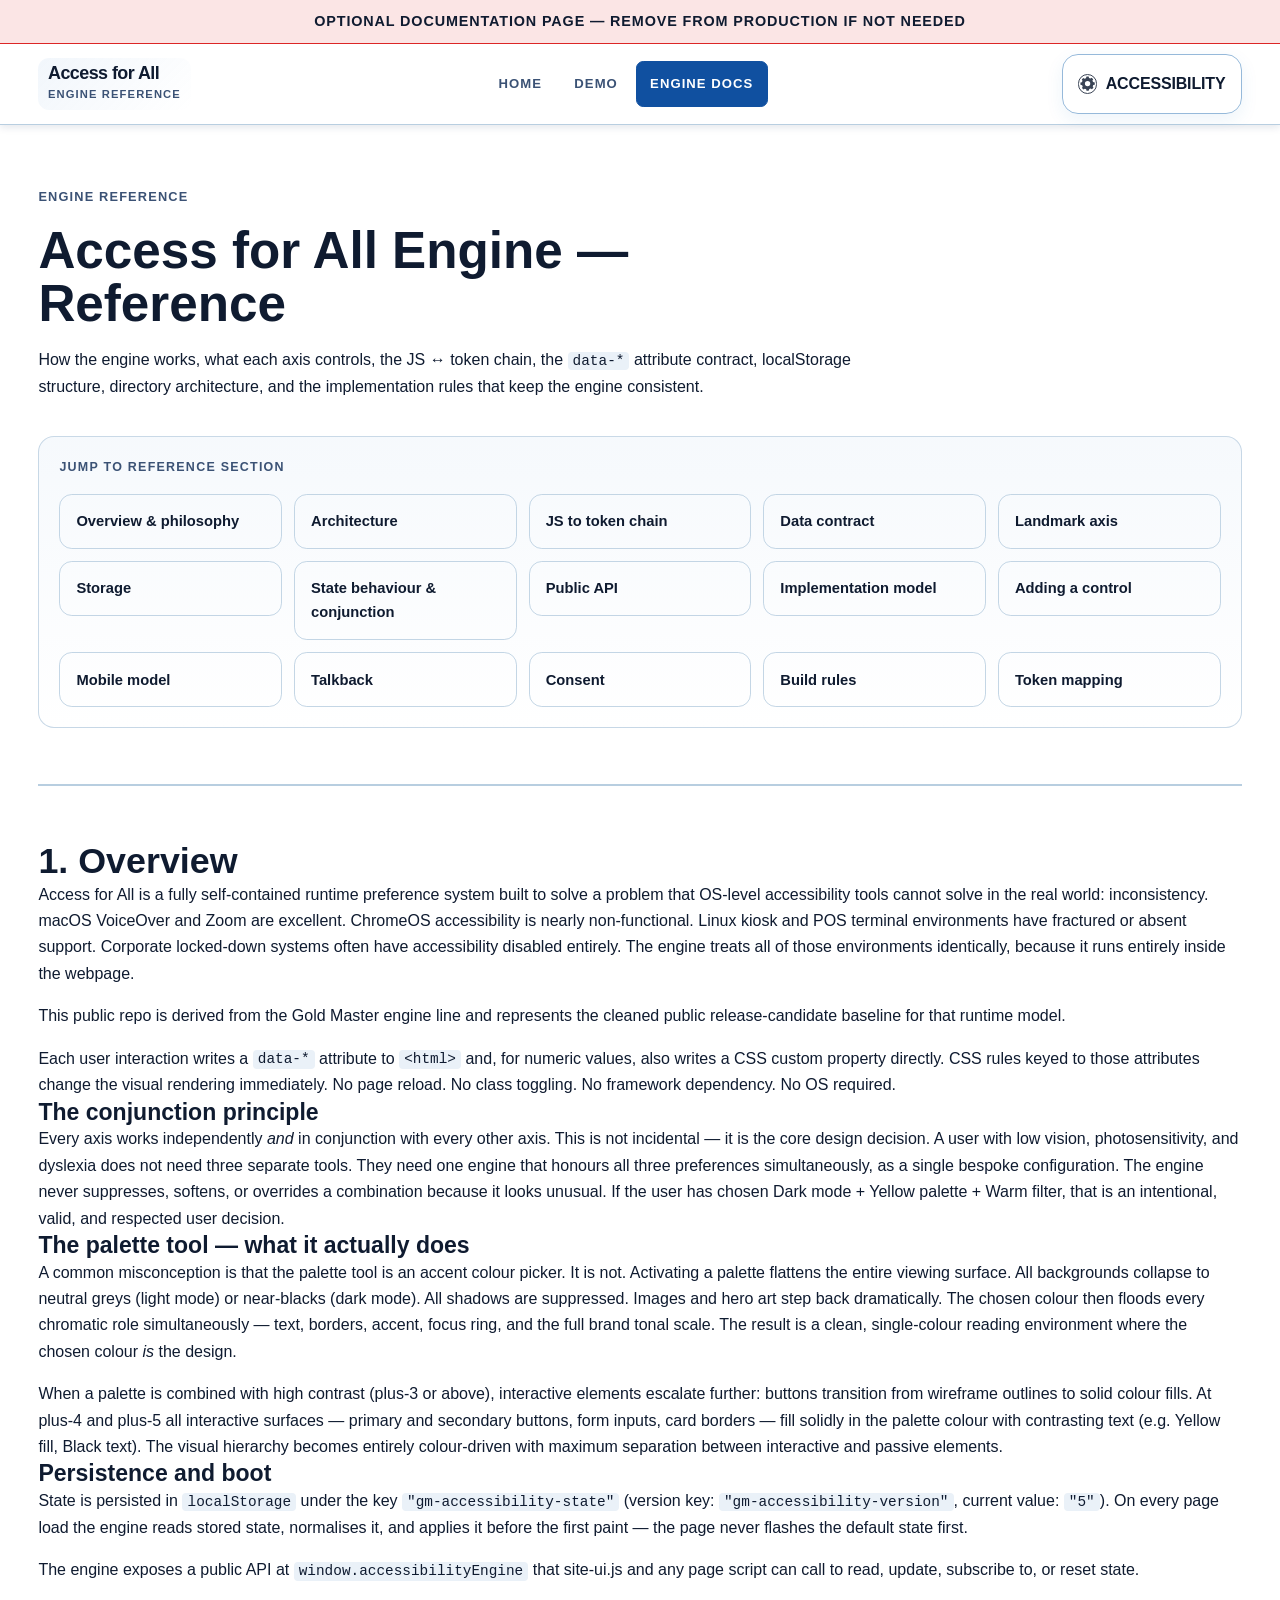
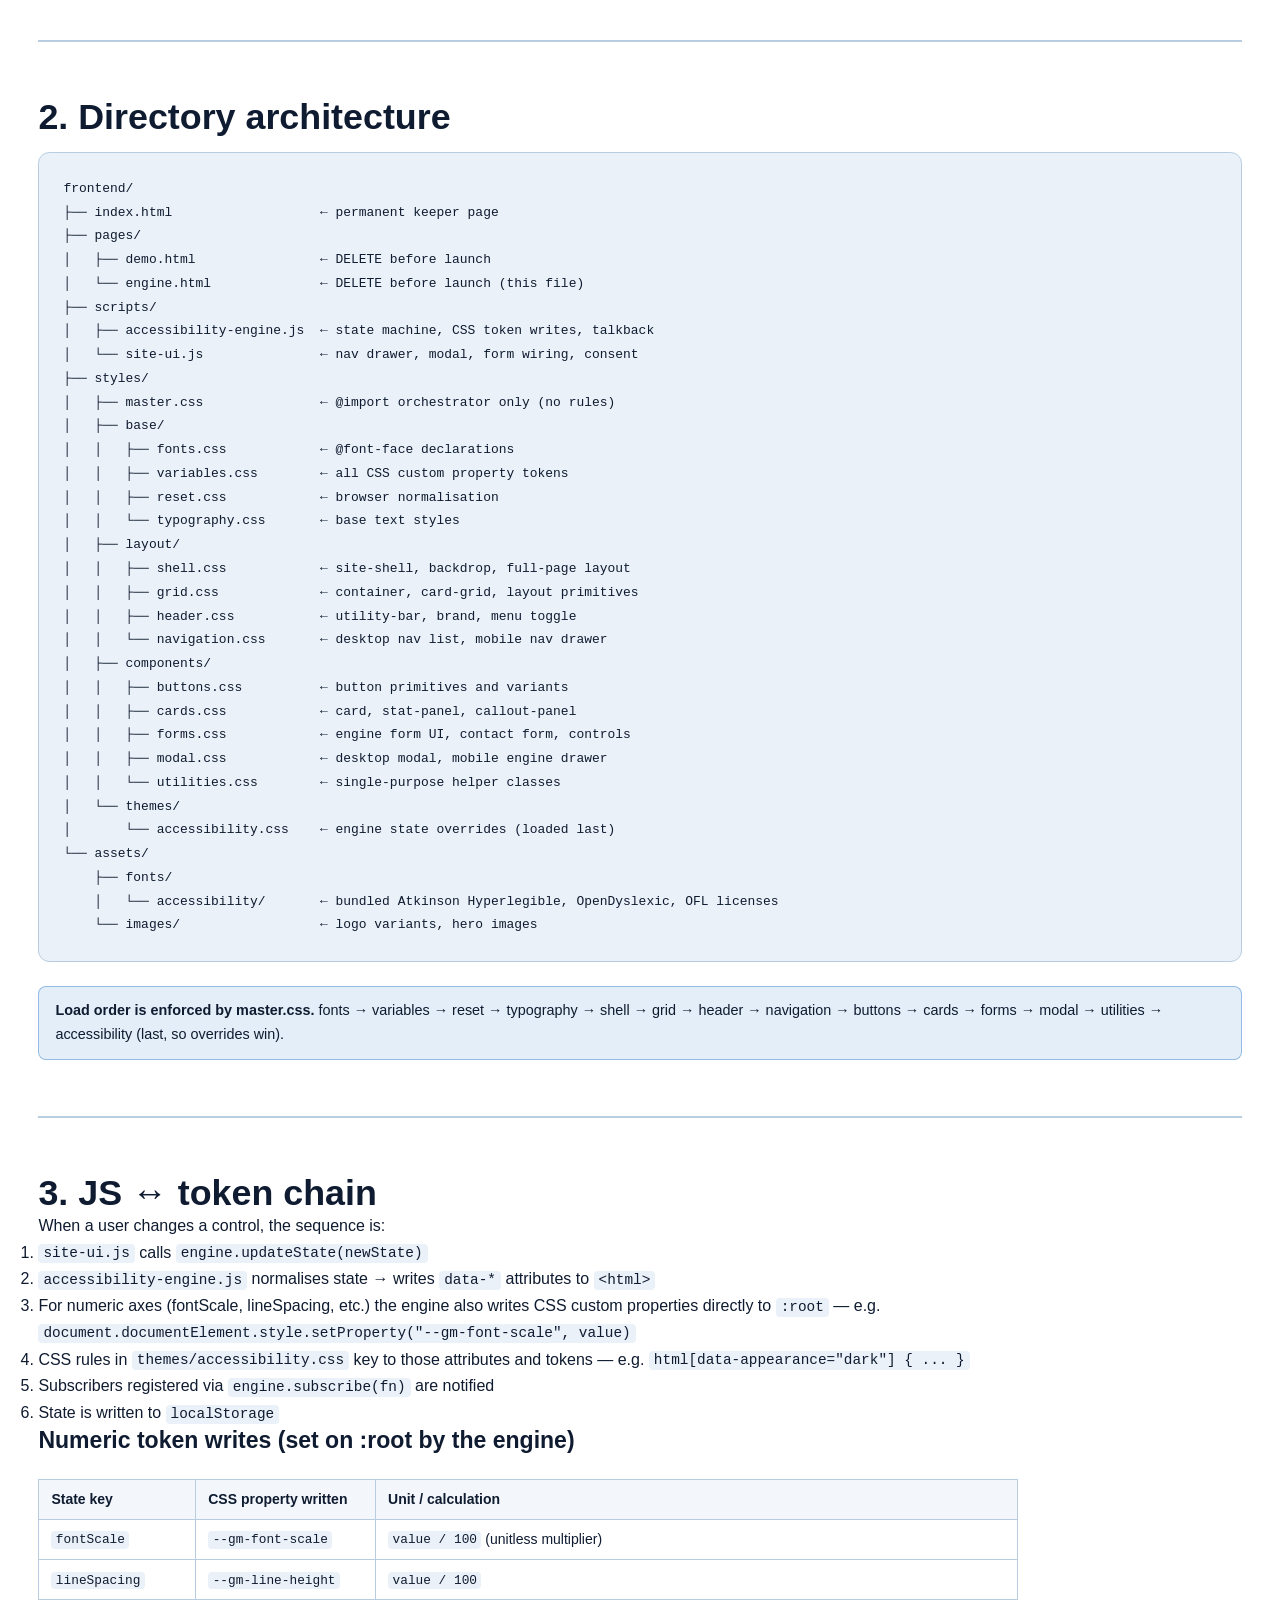
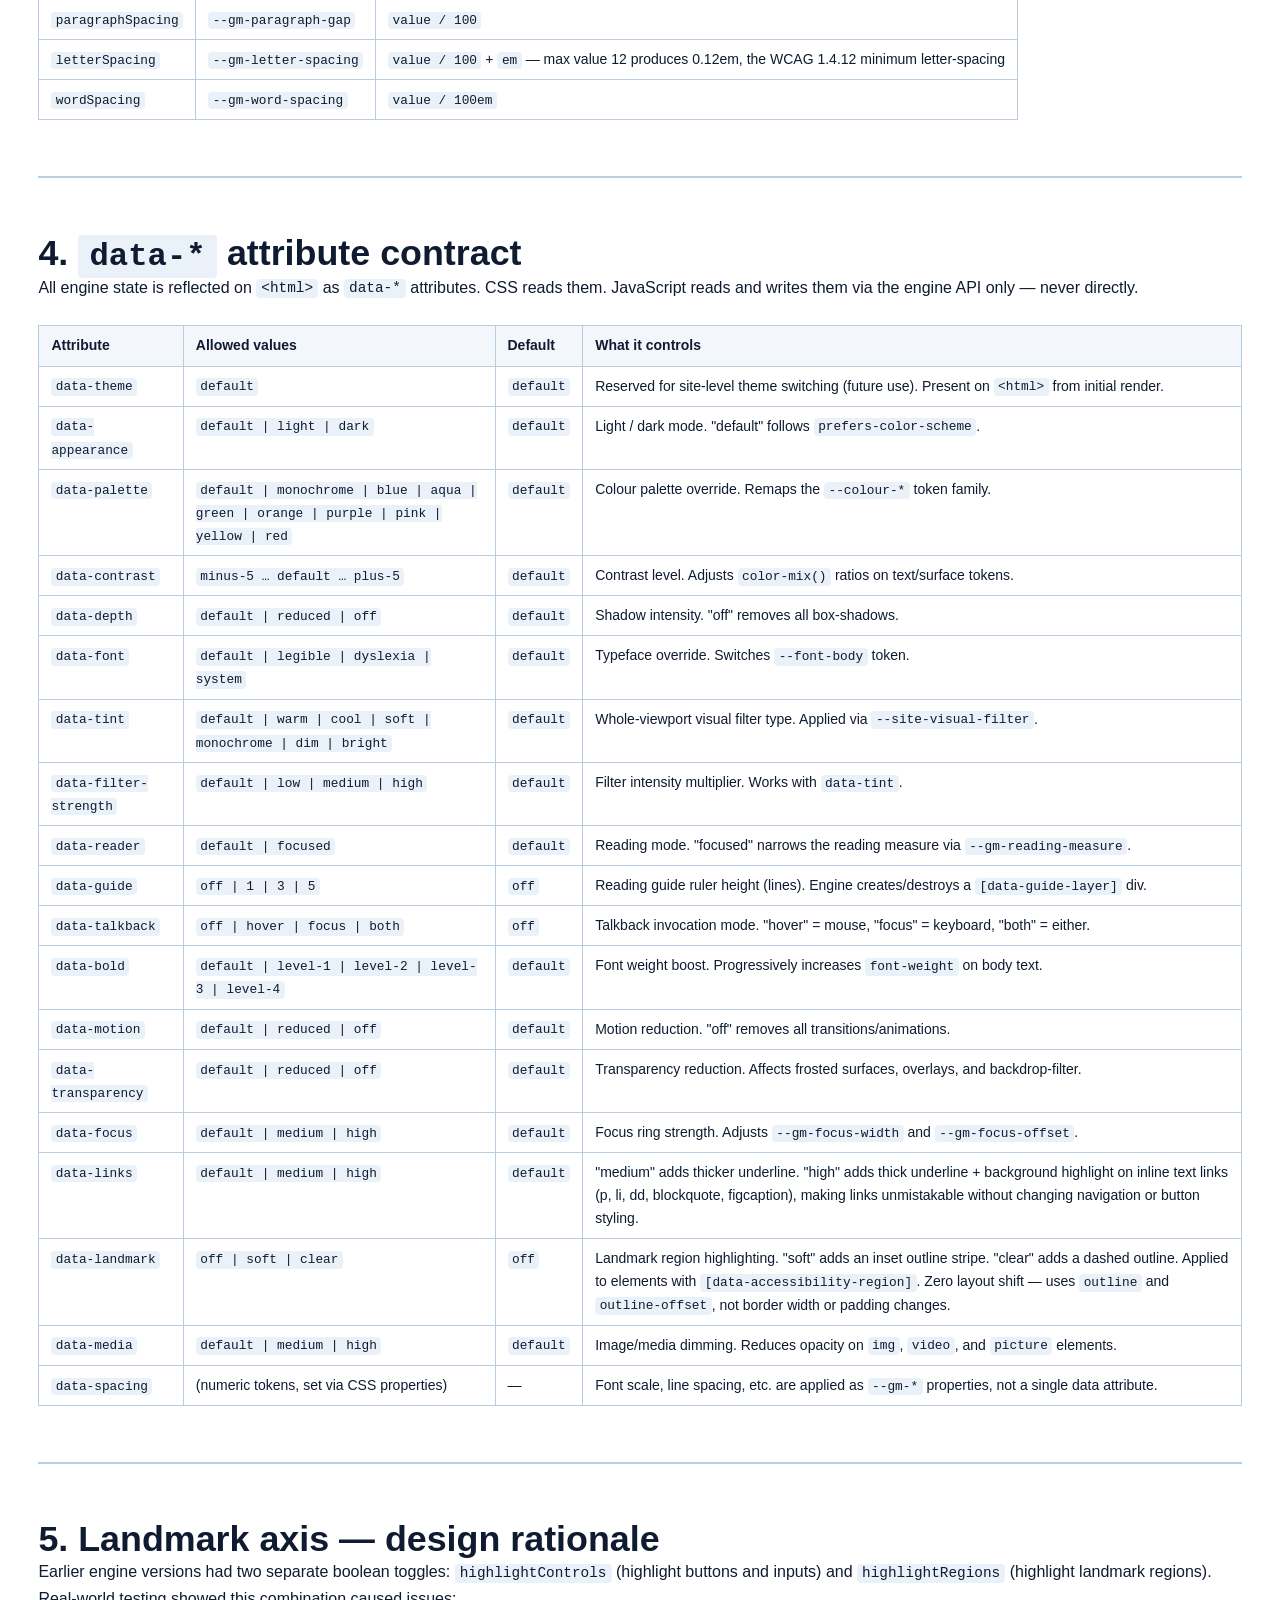
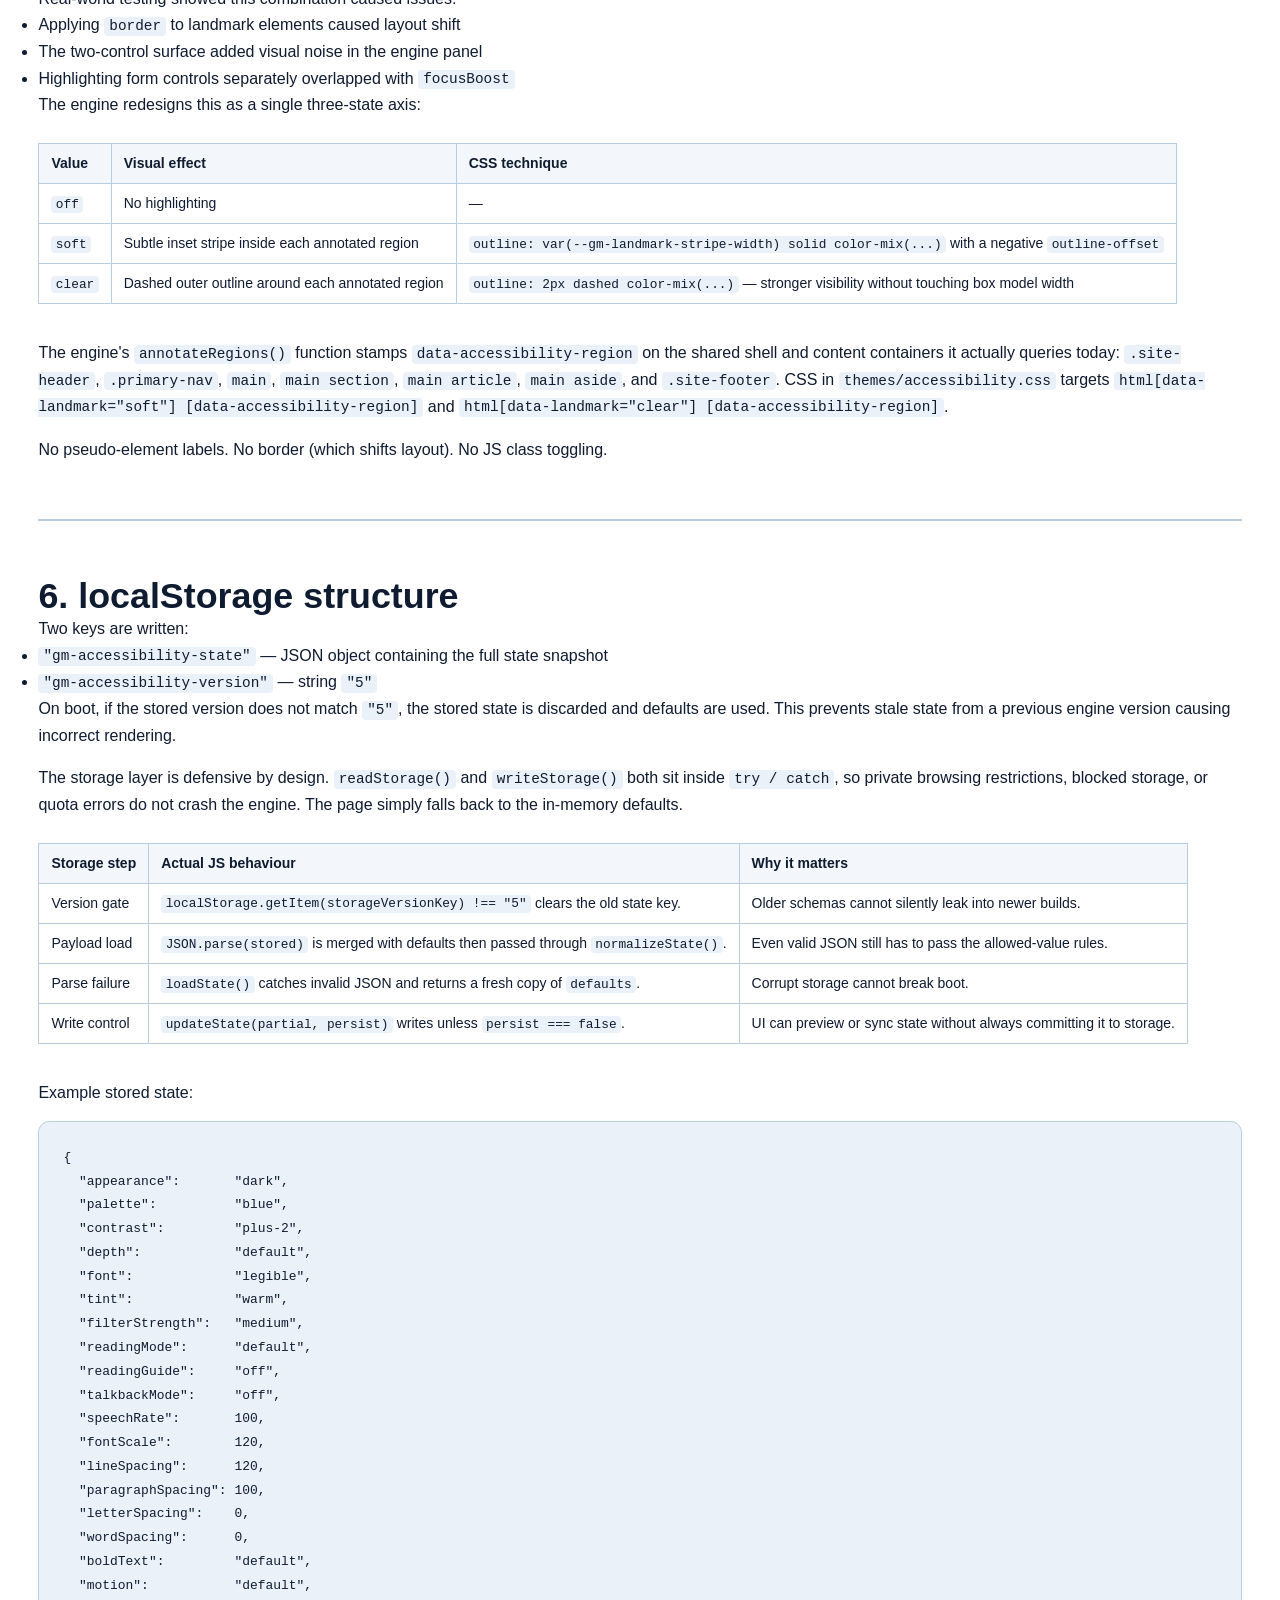
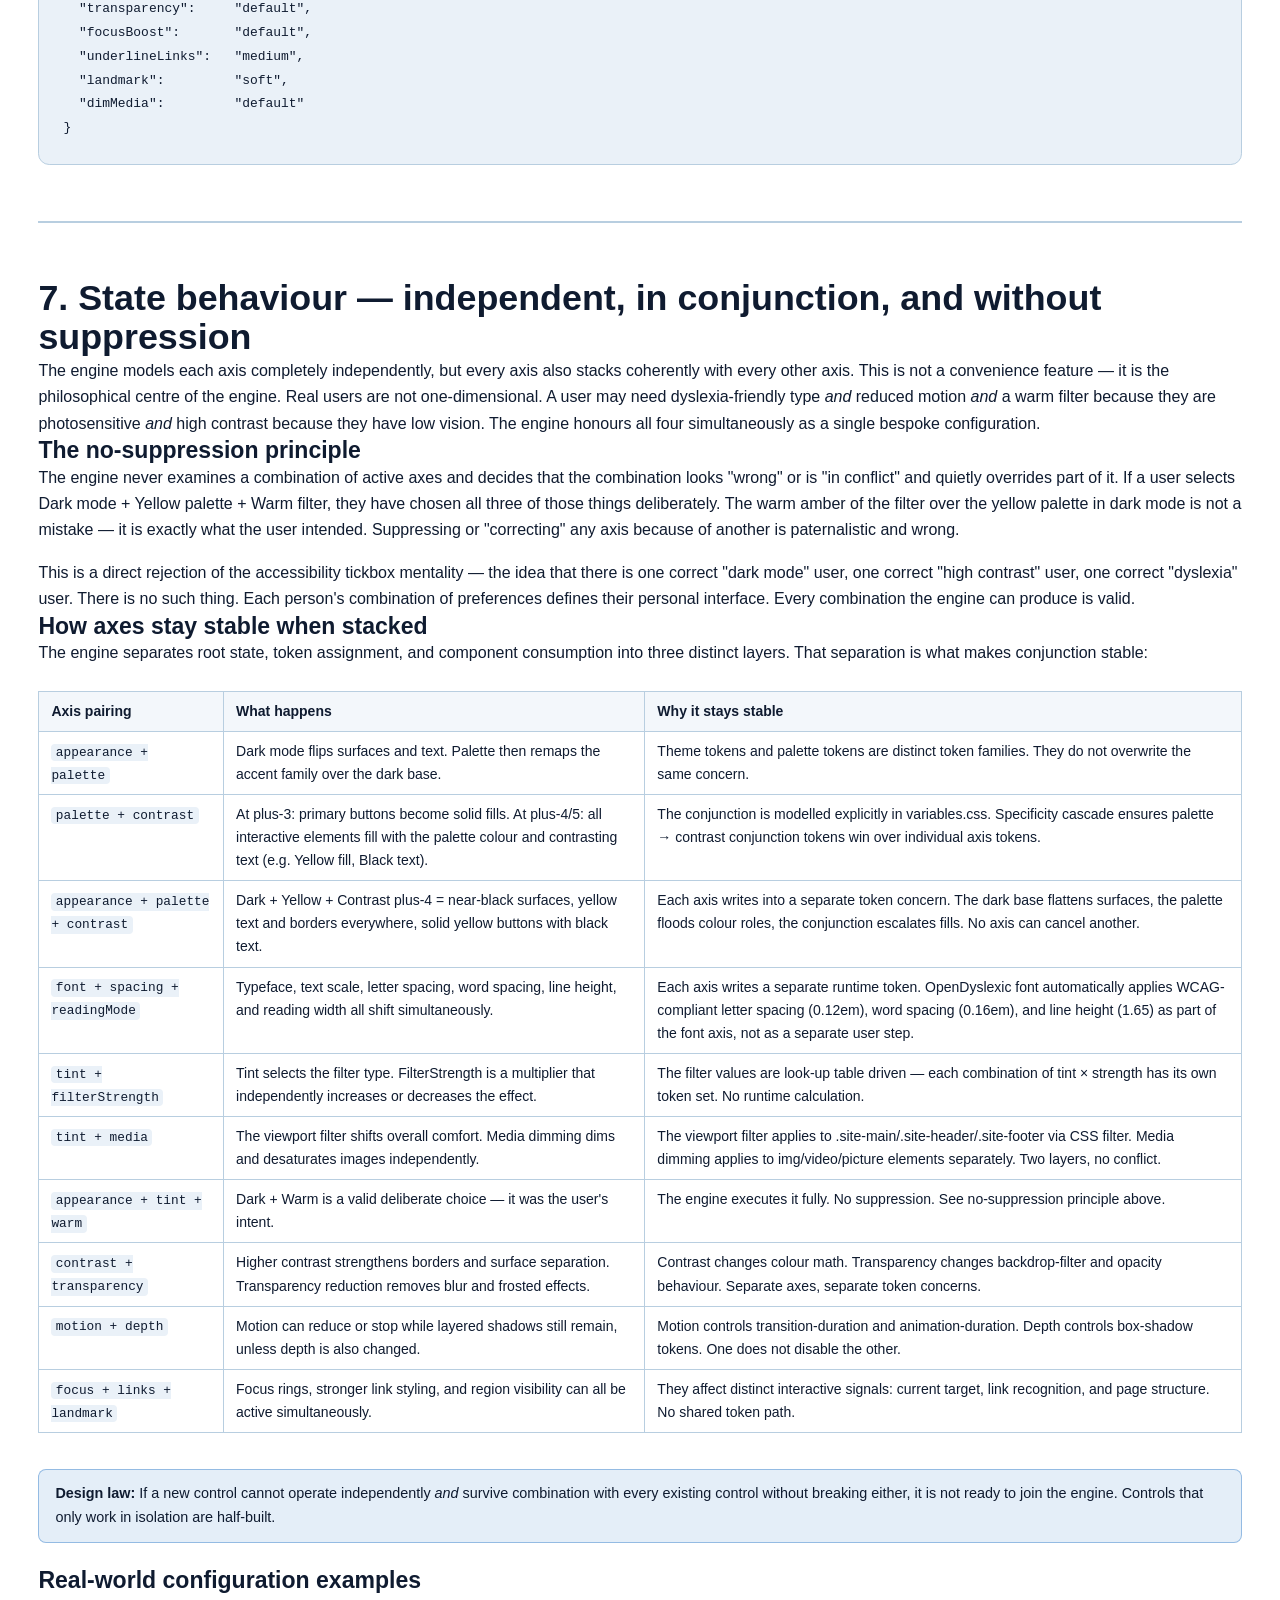
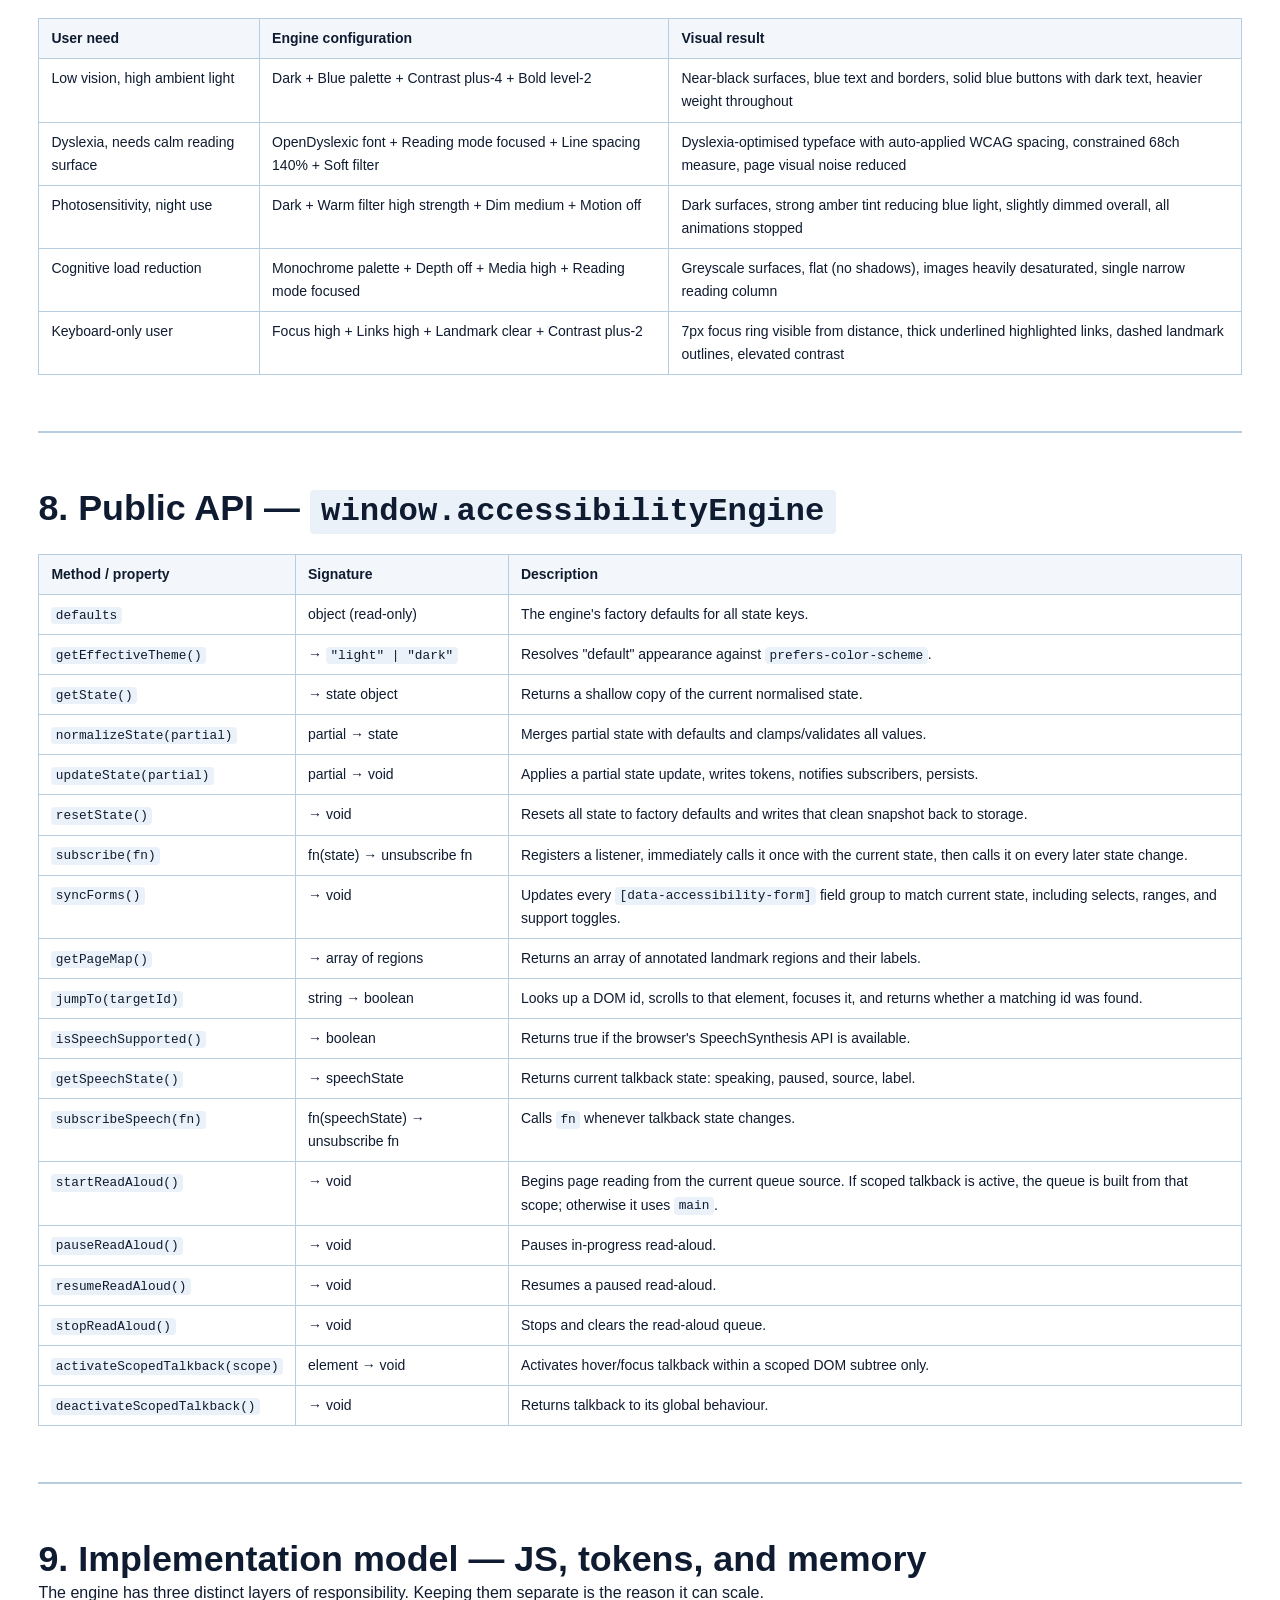
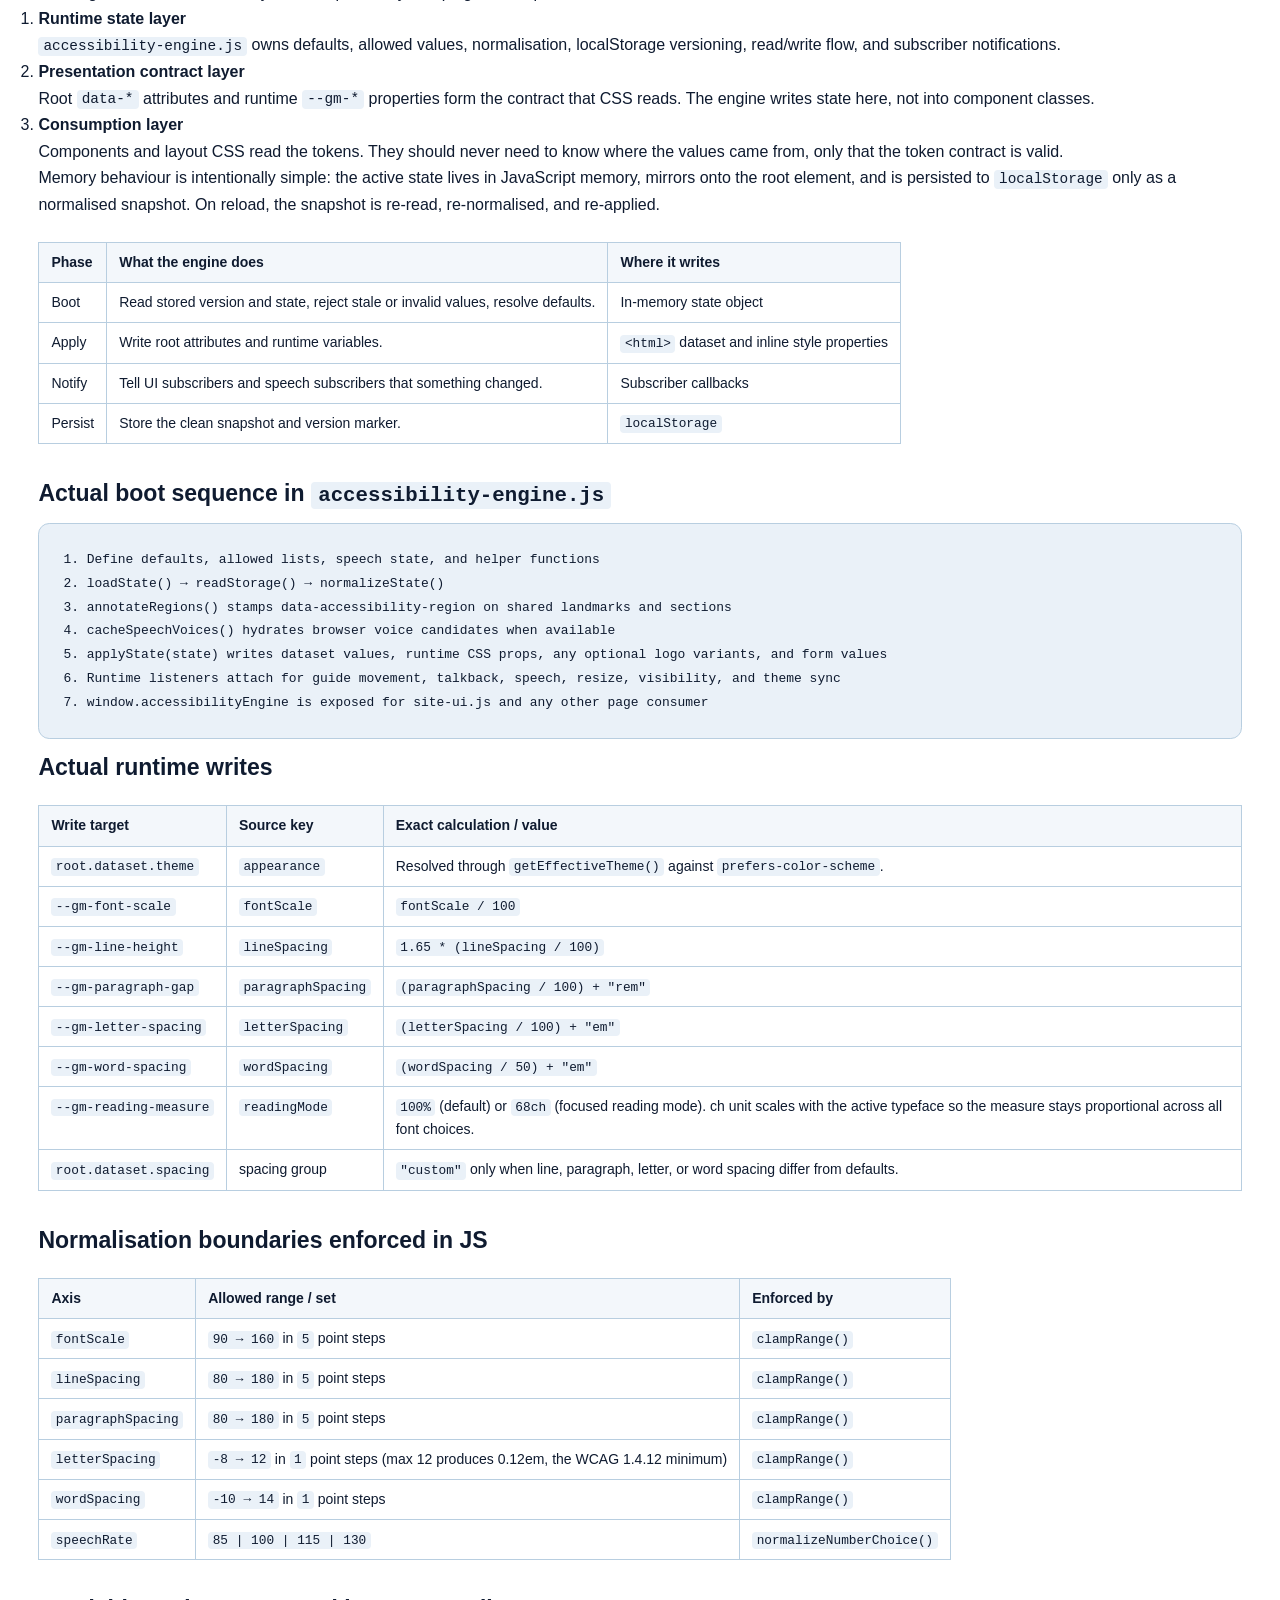
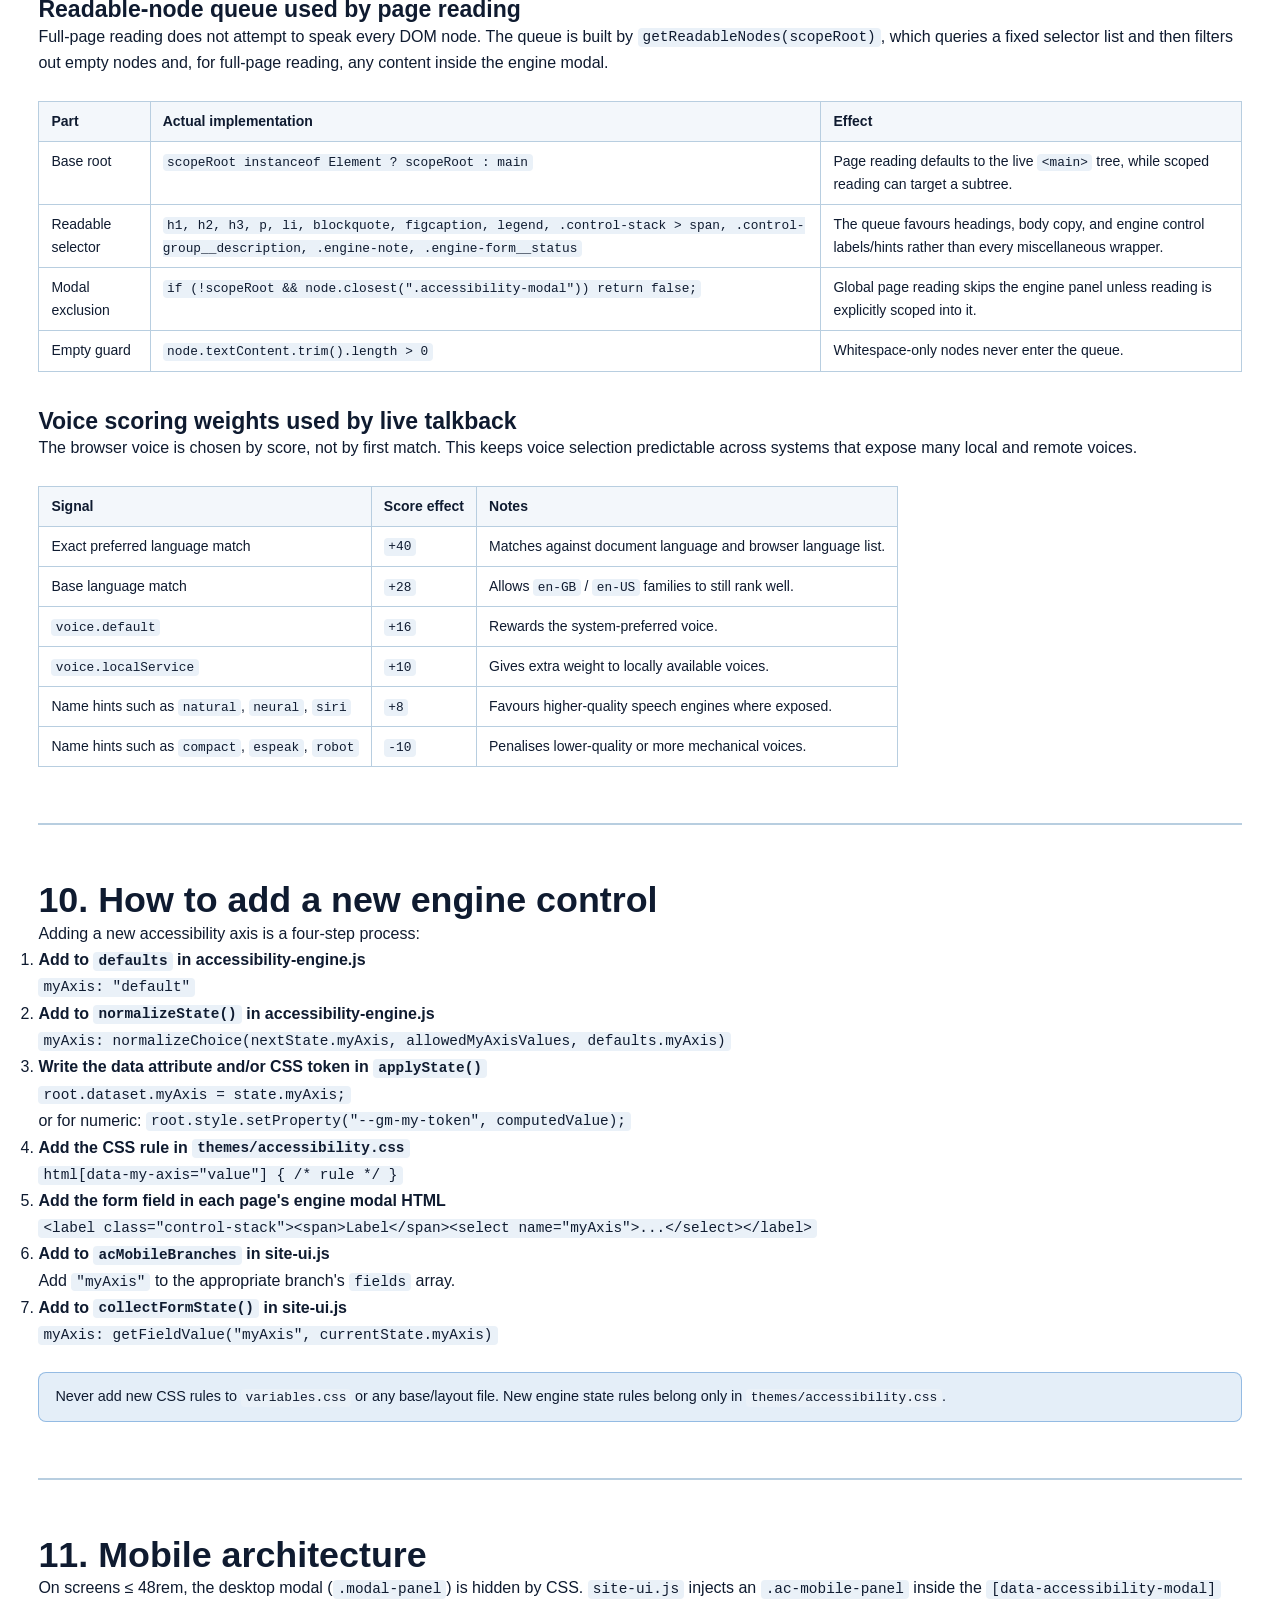
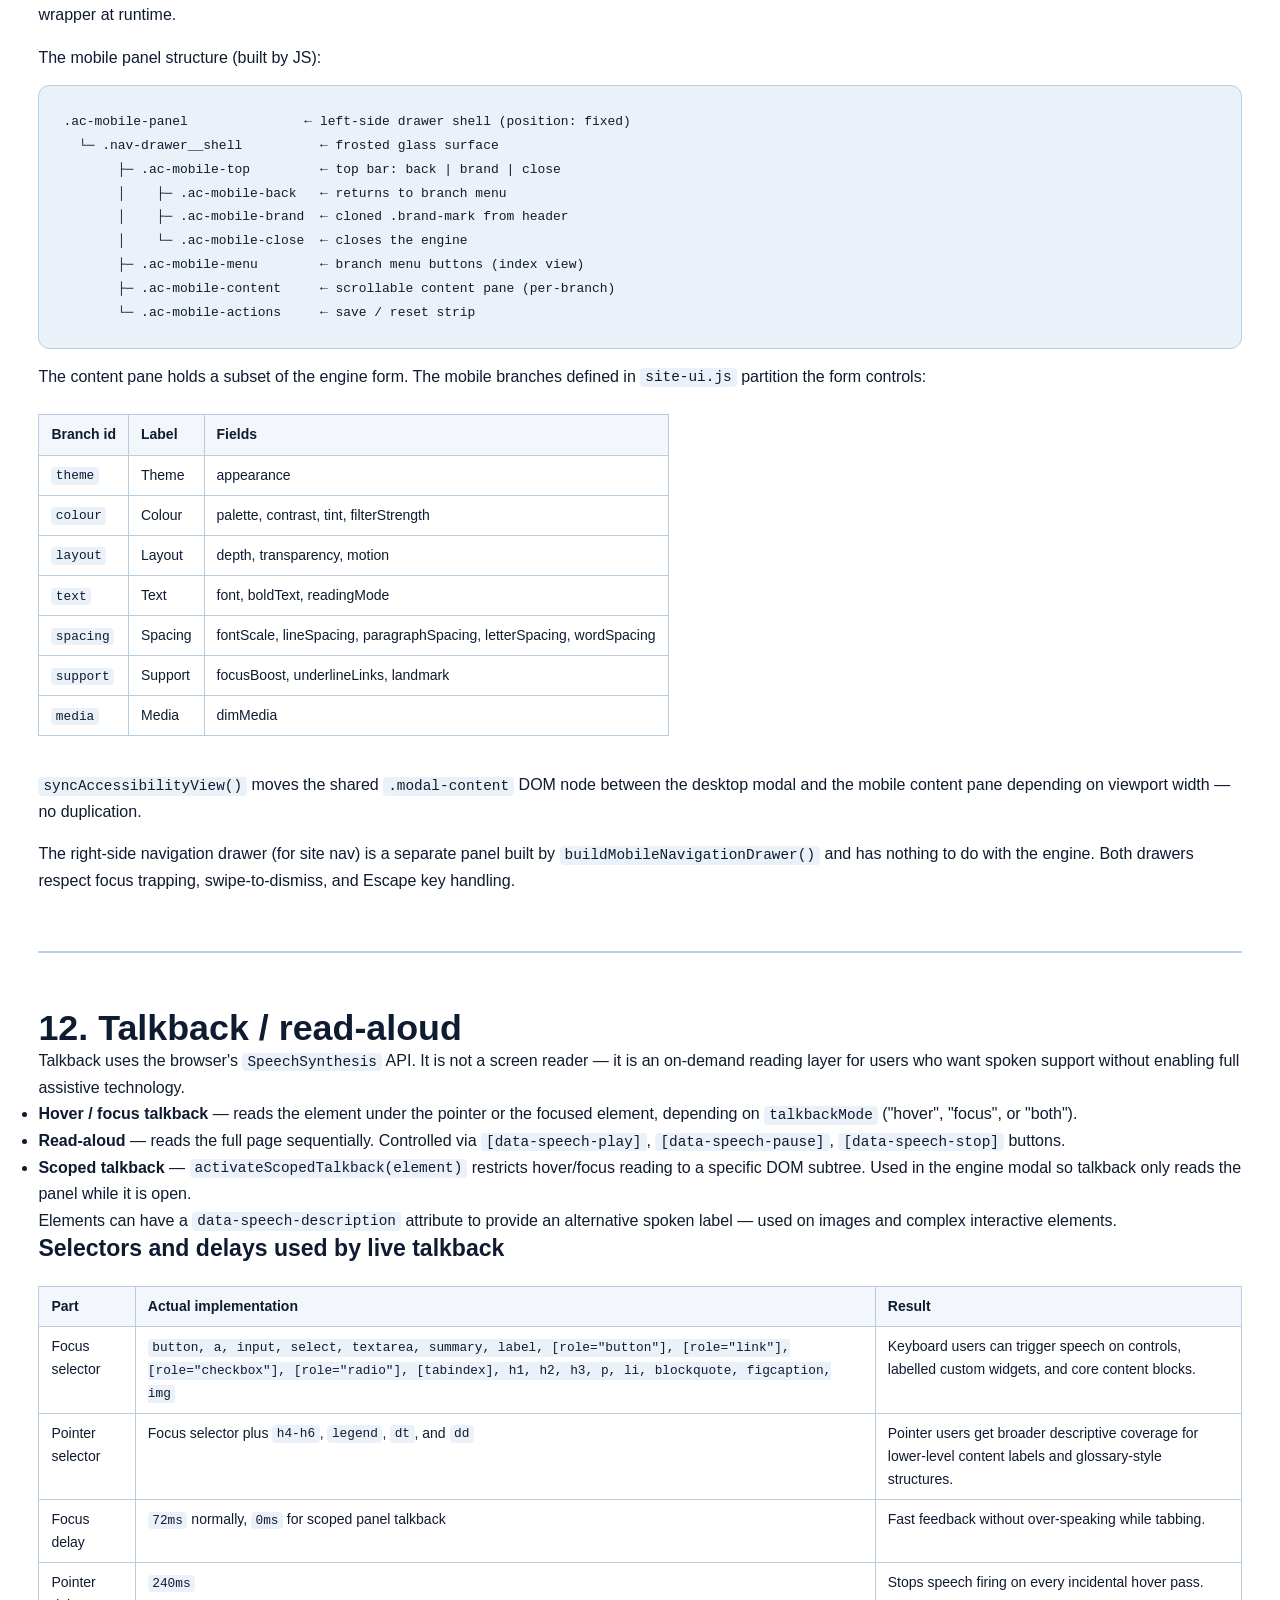
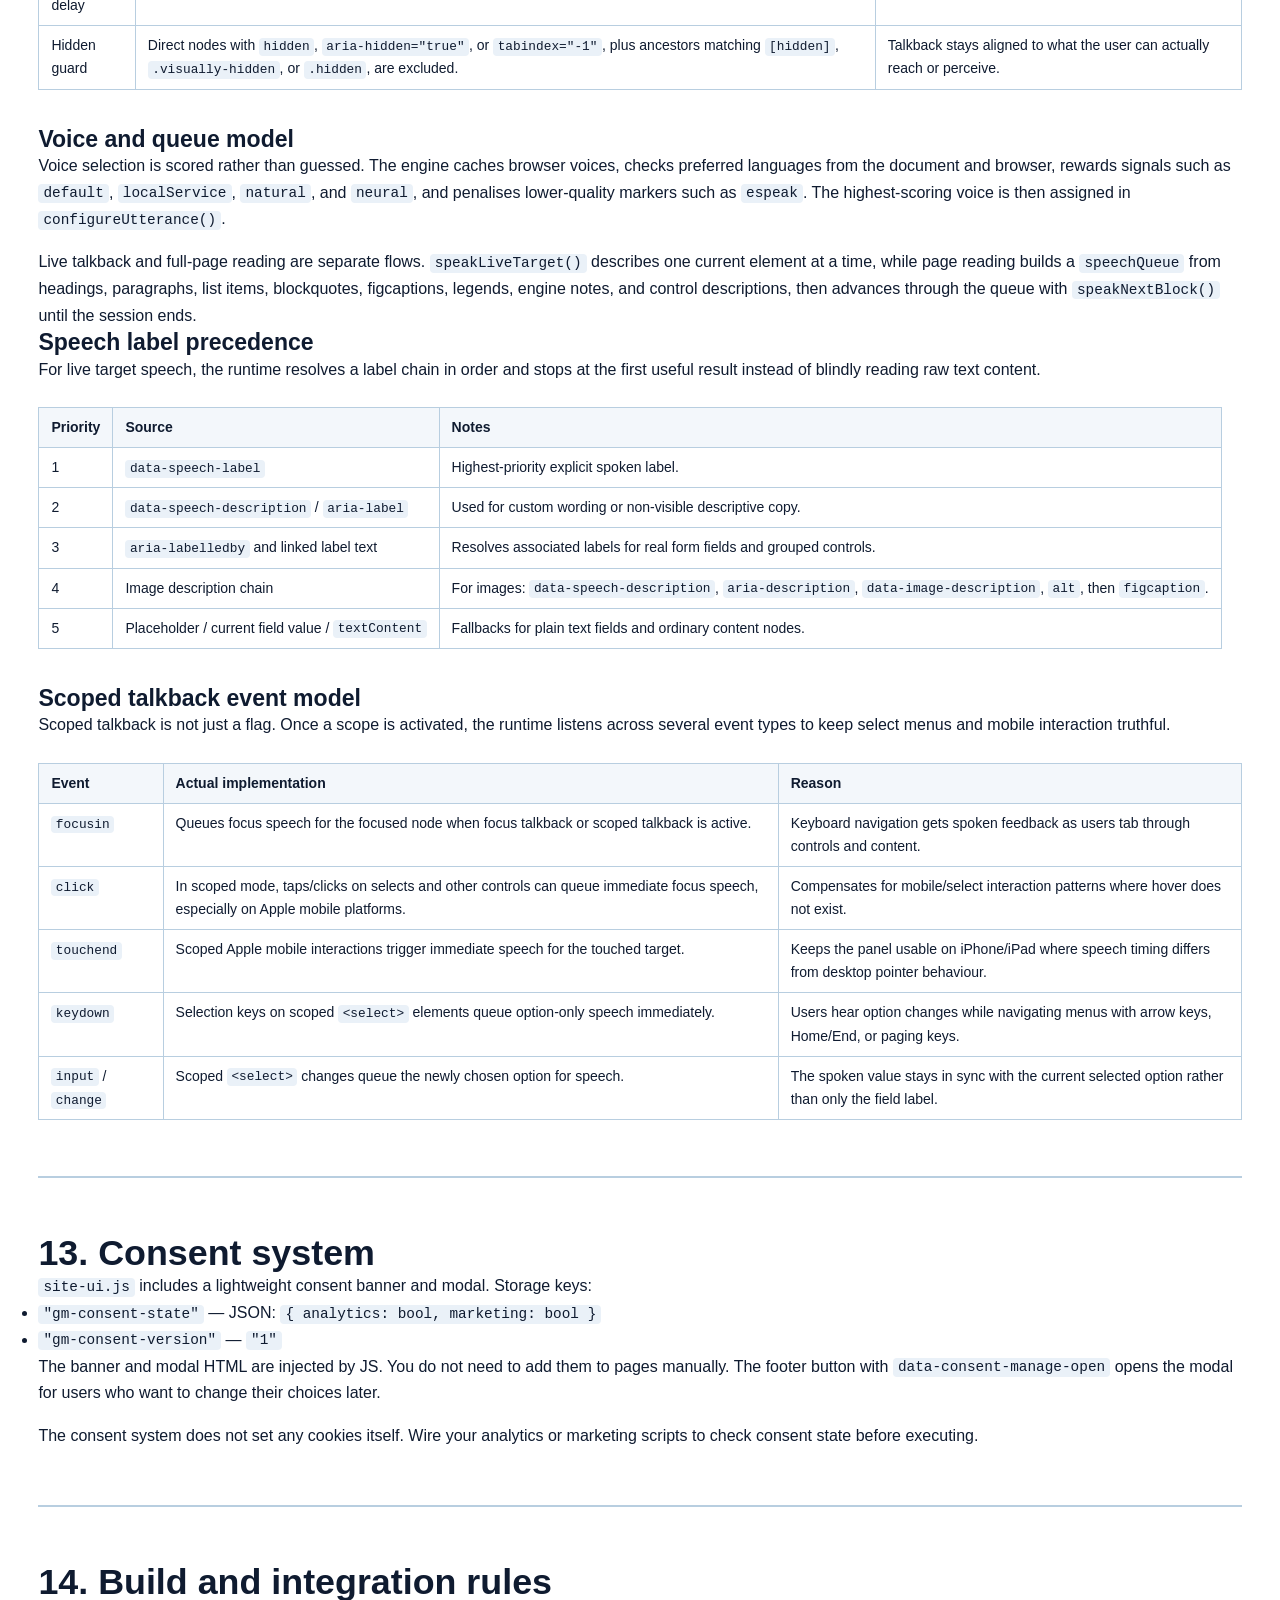
<file: frontend/pages/engine.html>
<!DOCTYPE html>
<!--
  ╔══════════════════════════════════════════════════════════════════╗
  ║  Access for All Engine — Documentation                          ║
  ║  File: frontend/pages/engine.html                               ║
  ║  Purpose: Human-readable documentation of the engine, its axes, ║
  ║           the data-* contract, token chain, and integration rules. ║
  ║           Optional in production builds.                        ║
  ╚══════════════════════════════════════════════════════════════════╝
-->
<html lang="en-GB" data-theme="default" data-font="default" data-motion="default">
  <head>
    <meta charset="UTF-8" />
    <meta name="viewport" content="width=device-width, initial-scale=1.0" />
    <meta name="description" content="Technical documentation for the Access for All accessibility engine, including token architecture, JavaScript state handling, storage behavior, tool interaction, and implementation guidance." />
    <meta name="robots" content="noindex, nofollow" />
    <link rel="icon" type="image/svg+xml" href="../favicon.svg" />
    <link rel="stylesheet" href="../styles/master.css" />
    <title>Engine Reference | Access for All</title>
    <style>
      /* Doc-only styles */
      .demo-delete-banner {
        background: var(--gm-callout-error-surface);
        color: var(--colour-text);
        border-bottom: 1px solid var(--gm-callout-error-border);
        font-weight: 700;
        font-size: 0.9rem;
        letter-spacing: 0.06em;
        padding: 0.6rem 1rem;
        text-align: center;
        text-transform: uppercase;
        position: sticky;
        top: 0;
        z-index: 999;
      }
      .doc-section {
        border-top: 2px solid var(--colour-border);
        padding-top: var(--space-xl);
        margin-top: var(--space-xl);
      }
      .doc-table {
        border-collapse: collapse;
        font-size: 0.875rem;
        width: 100%;
        margin: var(--space-md) 0 var(--space-lg);
        overflow-x: auto;
        display: block;
      }
      .doc-table th,
      .doc-table td {
        border: 1px solid var(--colour-border);
        padding: 0.5rem 0.75rem;
        text-align: left;
        vertical-align: top;
      }
      .doc-table th {
        background: var(--colour-surface-strong);
        font-weight: 700;
        white-space: nowrap;
      }
      .doc-table code {
        font-size: 0.8rem;
      }
      .doc-law {
        border-left: 4px solid var(--colour-accent);
        background: var(--colour-surface-strong);
        border-radius: 0 0.5rem 0.5rem 0;
        margin: var(--space-sm) 0;
        padding: 0.75rem 1rem;
      }
      .doc-law strong {
        display: block;
        margin-bottom: 0.25rem;
      }
      .doc-note {
        background: color-mix(in srgb, var(--colour-accent) 12%, var(--colour-surface));
        border: 1px solid color-mix(in srgb, var(--colour-accent) 40%, transparent);
        border-radius: 0.5rem;
        margin: var(--space-md) 0;
        padding: 0.75rem 1rem;
        font-size: 0.9rem;
      }
      .doc-toc {
        background: linear-gradient(
          180deg,
          color-mix(in srgb, var(--colour-brand-100) 34%, var(--colour-surface)) 0%,
          var(--colour-surface) 100%
        );
        border: 1px solid color-mix(in srgb, var(--colour-border) 76%, transparent);
        border-radius: 1rem;
        display: grid;
        gap: 1rem;
        margin-top: var(--space-lg);
        padding: 1.25rem;
      }
      .doc-toc__title {
        color: var(--colour-muted);
        font-size: 0.78rem;
        font-weight: 800;
        letter-spacing: 0.1em;
        text-transform: uppercase;
      }
      .doc-toc__list {
        display: grid;
        gap: 0.75rem;
        grid-template-columns: repeat(auto-fit, minmax(13rem, 1fr));
        list-style: none;
        margin: 0;
        padding: 0;
      }
      .doc-toc__list a {
        border: 1px solid color-mix(in srgb, var(--colour-border) 82%, transparent);
        border-radius: 0.8rem;
        color: var(--colour-text);
        display: block;
        font-size: 0.92rem;
        font-weight: 700;
        padding: 0.9rem 1rem;
        text-decoration: none;
        transition:
          transform var(--gm-transition-short),
          border-color var(--gm-transition-short),
          background var(--gm-transition-short);
      }
      .doc-toc__list a:hover,
      .doc-toc__list a:focus-visible {
        background: color-mix(in srgb, var(--colour-brand-100) 28%, transparent);
        border-color: color-mix(in srgb, var(--colour-accent) 42%, var(--colour-border));
        transform: translateY(-1px);
      }
    </style>
  </head>
  <body id="page-top">

    <div class="demo-delete-banner" role="status" aria-live="polite">
      Optional documentation page — remove from production if not needed
    </div>

    <a class="skip-link" href="#main-content">Skip to main content</a>

    <!-- Engine status live region — announced to screen readers on every state change -->
    <span
      role="status"
      aria-live="polite"
      aria-atomic="true"
      class="sr-only"
      data-engine-status
    ></span>

    <div class="site-shell">

      <header class="site-header" data-site-header>
        <div class="utility-bar container">
          <div class="header-brand">
            <a class="brand-mark" href="../index.html">
              <span class="brand-mark__lockup">
                <span class="brand-mark__name">Access for All</span>
                <span class="brand-mark__eyebrow">Engine reference</span>
              </span>
            </a>
          </div>
          <nav class="primary-nav" aria-label="Primary navigation" data-primary-nav>
            <ul id="primary-navigation" class="nav-list">
              <li><a href="../index.html">Home</a></li>
              <li><a href="demo.html">Demo</a></li>
              <li><a href="engine.html" aria-current="page">Engine docs</a></li>
            </ul>
          </nav>
          <div class="header-actions">
            <div class="header-accessibility">
              <button
                class="accessibility-trigger"
                type="button"
                data-accessibility-open
                aria-haspopup="dialog"
                aria-controls="accessibility-panel"
                aria-expanded="false"
                aria-label="Open accessibility settings"
              >
                <span class="accessibility-trigger__icon" aria-hidden="true">
                  <svg viewBox="0 0 24 24" focusable="false">
                    <path d="M10.5 2h3l.5 2.1a7.95 7.95 0 0 1 1.83.76l1.88-1.04 2.12 2.12-1.04 1.88c.32.58.58 1.19.76 1.83L22 10.5v3l-2.1.5a7.95 7.95 0 0 1-.76 1.83l1.04 1.88-2.12 2.12-1.88-1.04a7.95 7.95 0 0 1-1.83.76L13.5 22h-3l-.5-2.1a7.95 7.95 0 0 1-1.83-.76l-1.88 1.04-2.12-2.12 1.04-1.88a7.95 7.95 0 0 1-.76-1.83L2 13.5v-3l2.1-.5c.18-.64.44-1.25.76-1.83L3.82 6.29l2.12-2.12 1.88 1.04c.58-.32 1.19-.58 1.83-.76L10.5 2Zm1.5 6.25A3.75 3.75 0 1 0 12 15.75a3.75 3.75 0 0 0 0-7.5Z" />
                  </svg>
                </span>
                <span class="accessibility-trigger__label">Accessibility</span>
              </button>
            </div>
            <button
              class="menu-toggle"
              type="button"
              data-nav-toggle
              aria-expanded="false"
              aria-controls="primary-navigation"
              aria-label="Open menu"
            >
              Open menu
            </button>
          </div>
        </div>
      </header>

      <main id="main-content" class="site-main">
        <section class="section">
          <div class="container">

            <div class="section-heading">
              <p class="eyebrow">Engine reference</p>
              <h1>Access for All Engine — Reference</h1>
              <p class="section-heading__support">
                How the engine works, what each axis controls, the JS ↔ token chain,
                the <code>data-*</code> attribute contract, localStorage structure,
                directory architecture, and the implementation rules that keep the engine consistent.
              </p>
            </div>

            <nav class="doc-toc" aria-label="Engine reference contents">
              <strong class="doc-toc__title">Jump to reference section</strong>
              <ul class="doc-toc__list">
                <li><a href="#overview">Overview &amp; philosophy</a></li>
                <li><a href="#architecture">Architecture</a></li>
                <li><a href="#token-chain">JS to token chain</a></li>
                <li><a href="#data-contract">Data contract</a></li>
                <li><a href="#landmark-axis">Landmark axis</a></li>
                <li><a href="#localstorage">Storage</a></li>
                <li><a href="#state-behaviour">State behaviour &amp; conjunction</a></li>
                <li><a href="#public-api">Public API</a></li>
                <li><a href="#implementation-model">Implementation model</a></li>
                <li><a href="#add-control">Adding a control</a></li>
                <li><a href="#mobile">Mobile model</a></li>
                <li><a href="#talkback">Talkback</a></li>
                <li><a href="#consent">Consent</a></li>
                <li><a href="#build-rules">Build rules</a></li>
                <li><a href="#token-map">Token mapping</a></li>
              </ul>
            </nav>

            <!-- ═══════════════════════════════════════════
                 1. OVERVIEW
            ═══════════════════════════════════════════ -->
            <div class="doc-section" id="overview">
              <h2>1. Overview</h2>
              <p>
                Access for All is a fully self-contained runtime preference system built
                to solve a problem that OS-level accessibility tools cannot solve in the real world:
                inconsistency. macOS VoiceOver and Zoom are excellent. ChromeOS accessibility is
                nearly non-functional. Linux kiosk and POS terminal environments have fractured or
                absent support. Corporate locked-down systems often have accessibility disabled
                entirely. The engine treats all of those environments identically, because it
                runs entirely inside the webpage.
              </p>
              <p>
                This public repo is derived from the Gold Master engine line and represents the
                cleaned public release-candidate baseline for that runtime model.
              </p>
              <p>
                Each user interaction writes a <code>data-*</code> attribute to <code>&lt;html&gt;</code>
                and, for numeric values, also writes a CSS custom property directly.
                CSS rules keyed to those attributes change the visual rendering immediately.
                No page reload. No class toggling. No framework dependency. No OS required.
              </p>

              <h3>The conjunction principle</h3>
              <p>
                Every axis works independently <em>and</em> in conjunction with every other axis.
                This is not incidental — it is the core design decision. A user with low vision,
                photosensitivity, and dyslexia does not need three separate tools. They need one
                engine that honours all three preferences simultaneously, as a single bespoke
                configuration. The engine never suppresses, softens, or overrides a combination
                because it looks unusual. If the user has chosen Dark mode + Yellow palette +
                Warm filter, that is an intentional, valid, and respected user decision.
              </p>

              <h3>The palette tool — what it actually does</h3>
              <p>
                A common misconception is that the palette tool is an accent colour picker.
                It is not. Activating a palette flattens the entire viewing surface. All backgrounds
                collapse to neutral greys (light mode) or near-blacks (dark mode). All shadows
                are suppressed. Images and hero art step back dramatically. The chosen colour
                then floods every chromatic role simultaneously — text, borders, accent, focus ring,
                and the full brand tonal scale. The result is a clean, single-colour reading
                environment where the chosen colour <em>is</em> the design.
              </p>
              <p>
                When a palette is combined with high contrast (plus-3 or above), interactive
                elements escalate further: buttons transition from wireframe outlines to solid
                colour fills. At plus-4 and plus-5 all interactive surfaces — primary and secondary
                buttons, form inputs, card borders — fill solidly in the palette colour with
                contrasting text (e.g. Yellow fill, Black text). The visual hierarchy becomes
                entirely colour-driven with maximum separation between interactive and passive elements.
              </p>

              <h3>Persistence and boot</h3>
              <p>
                State is persisted in <code>localStorage</code> under the key
                <code>"gm-accessibility-state"</code> (version key:
                <code>"gm-accessibility-version"</code>, current value: <code>"5"</code>).
                On every page load the engine reads stored state, normalises it, and applies it
                before the first paint — the page never flashes the default state first.
              </p>
              <p>
                The engine exposes a public API at <code>window.accessibilityEngine</code> that
                site-ui.js and any page script can call to read, update, subscribe to, or reset state.
              </p>
            </div>

            <!-- ═══════════════════════════════════════════
                 2. ARCHITECTURE
            ═══════════════════════════════════════════ -->
            <div class="doc-section" id="architecture">
              <h2>2. Directory architecture</h2>
              <pre tabindex="0"><code>frontend/
├── index.html                   ← permanent keeper page
├── pages/
│   ├── demo.html                ← DELETE before launch
│   └── engine.html              ← DELETE before launch (this file)
├── scripts/
│   ├── accessibility-engine.js  ← state machine, CSS token writes, talkback
│   └── site-ui.js               ← nav drawer, modal, form wiring, consent
├── styles/
│   ├── master.css               ← @import orchestrator only (no rules)
│   ├── base/
│   │   ├── fonts.css            ← @font-face declarations
│   │   ├── variables.css        ← all CSS custom property tokens
│   │   ├── reset.css            ← browser normalisation
│   │   └── typography.css       ← base text styles
│   ├── layout/
│   │   ├── shell.css            ← site-shell, backdrop, full-page layout
│   │   ├── grid.css             ← container, card-grid, layout primitives
│   │   ├── header.css           ← utility-bar, brand, menu toggle
│   │   └── navigation.css       ← desktop nav list, mobile nav drawer
│   ├── components/
│   │   ├── buttons.css          ← button primitives and variants
│   │   ├── cards.css            ← card, stat-panel, callout-panel
│   │   ├── forms.css            ← engine form UI, contact form, controls
│   │   ├── modal.css            ← desktop modal, mobile engine drawer
│   │   └── utilities.css        ← single-purpose helper classes
│   └── themes/
│       └── accessibility.css    ← engine state overrides (loaded last)
└── assets/
    ├── fonts/
    │   └── accessibility/       ← bundled Atkinson Hyperlegible, OpenDyslexic, OFL licenses
    └── images/                  ← logo variants, hero images</code></pre>

              <div class="doc-note">
                <strong>Load order is enforced by master.css.</strong>
                fonts → variables → reset → typography → shell → grid → header → navigation →
                buttons → cards → forms → modal → utilities → accessibility (last, so overrides win).
              </div>
            </div>

            <!-- ═══════════════════════════════════════════
                 3. JS ↔ TOKEN CHAIN
            ═══════════════════════════════════════════ -->
            <div class="doc-section" id="token-chain">
              <h2>3. JS ↔ token chain</h2>
              <p>When a user changes a control, the sequence is:</p>
              <ol>
                <li>
                  <code>site-ui.js</code> calls <code>engine.updateState(newState)</code>
                </li>
                <li>
                  <code>accessibility-engine.js</code> normalises state → writes
                  <code>data-*</code> attributes to <code>&lt;html&gt;</code>
                </li>
                <li>
                  For numeric axes (fontScale, lineSpacing, etc.) the engine also writes
                  CSS custom properties directly to <code>:root</code> — e.g.
                  <code>document.documentElement.style.setProperty("--gm-font-scale", value)</code>
                </li>
                <li>
                  CSS rules in <code>themes/accessibility.css</code> key to those attributes
                  and tokens — e.g. <code>html[data-appearance="dark"] { ... }</code>
                </li>
                <li>
                  Subscribers registered via <code>engine.subscribe(fn)</code> are notified
                </li>
                <li>
                  State is written to <code>localStorage</code>
                </li>
              </ol>

              <h3>Numeric token writes (set on :root by the engine)</h3>
              <table class="doc-table">
                <thead>
                  <tr>
                    <th>State key</th>
                    <th>CSS property written</th>
                    <th>Unit / calculation</th>
                  </tr>
                </thead>
                <tbody>
                  <tr><td><code>fontScale</code></td><td><code>--gm-font-scale</code></td><td><code>value / 100</code> (unitless multiplier)</td></tr>
                  <tr><td><code>lineSpacing</code></td><td><code>--gm-line-height</code></td><td><code>value / 100</code></td></tr>
                  <tr><td><code>paragraphSpacing</code></td><td><code>--gm-paragraph-gap</code></td><td><code>value / 100</code></td></tr>
                  <tr><td><code>letterSpacing</code></td><td><code>--gm-letter-spacing</code></td><td><code>value / 100</code> + <code>em</code> — max value 12 produces 0.12em, the WCAG 1.4.12 minimum letter-spacing</td></tr>
                  <tr><td><code>wordSpacing</code></td><td><code>--gm-word-spacing</code></td><td><code>value / 100em</code></td></tr>
                </tbody>
              </table>
            </div>

            <!-- ═══════════════════════════════════════════
                 4. DATA-* ATTRIBUTE CONTRACT
            ═══════════════════════════════════════════ -->
            <div class="doc-section" id="data-contract">
              <h2>4. <code>data-*</code> attribute contract</h2>
              <p>
                All engine state is reflected on <code>&lt;html&gt;</code> as
                <code>data-*</code> attributes. CSS reads them. JavaScript reads and writes them
                via the engine API only — never directly.
              </p>

              <table class="doc-table">
                <thead>
                  <tr>
                    <th>Attribute</th>
                    <th>Allowed values</th>
                    <th>Default</th>
                    <th>What it controls</th>
                  </tr>
                </thead>
                <tbody>
                  <tr>
                    <td><code>data-theme</code></td>
                    <td><code>default</code></td>
                    <td><code>default</code></td>
                    <td>Reserved for site-level theme switching (future use). Present on <code>&lt;html&gt;</code> from initial render.</td>
                  </tr>
                  <tr>
                    <td><code>data-appearance</code></td>
                    <td><code>default | light | dark</code></td>
                    <td><code>default</code></td>
                    <td>Light / dark mode. "default" follows <code>prefers-color-scheme</code>.</td>
                  </tr>
                  <tr>
                    <td><code>data-palette</code></td>
                    <td><code>default | monochrome | blue | aqua | green | orange | purple | pink | yellow | red</code></td>
                    <td><code>default</code></td>
                    <td>Colour palette override. Remaps the <code>--colour-*</code> token family.</td>
                  </tr>
                  <tr>
                    <td><code>data-contrast</code></td>
                    <td><code>minus-5 … default … plus-5</code></td>
                    <td><code>default</code></td>
                    <td>Contrast level. Adjusts <code>color-mix()</code> ratios on text/surface tokens.</td>
                  </tr>
                  <tr>
                    <td><code>data-depth</code></td>
                    <td><code>default | reduced | off</code></td>
                    <td><code>default</code></td>
                    <td>Shadow intensity. "off" removes all box-shadows.</td>
                  </tr>
                  <tr>
                    <td><code>data-font</code></td>
                    <td><code>default | legible | dyslexia | system</code></td>
                    <td><code>default</code></td>
                    <td>Typeface override. Switches <code>--font-body</code> token.</td>
                  </tr>
                  <tr>
                    <td><code>data-tint</code></td>
                    <td><code>default | warm | cool | soft | monochrome | dim | bright</code></td>
                    <td><code>default</code></td>
                    <td>Whole-viewport visual filter type. Applied via <code>--site-visual-filter</code>.</td>
                  </tr>
                  <tr>
                    <td><code>data-filter-strength</code></td>
                    <td><code>default | low | medium | high</code></td>
                    <td><code>default</code></td>
                    <td>Filter intensity multiplier. Works with <code>data-tint</code>.</td>
                  </tr>
                  <tr>
                    <td><code>data-reader</code></td>
                    <td><code>default | focused</code></td>
                    <td><code>default</code></td>
                    <td>Reading mode. "focused" narrows the reading measure via <code>--gm-reading-measure</code>.</td>
                  </tr>
                  <tr>
                    <td><code>data-guide</code></td>
                    <td><code>off | 1 | 3 | 5</code></td>
                    <td><code>off</code></td>
                    <td>Reading guide ruler height (lines). Engine creates/destroys a <code>[data-guide-layer]</code> div.</td>
                  </tr>
                  <tr>
                    <td><code>data-talkback</code></td>
                    <td><code>off | hover | focus | both</code></td>
                    <td><code>off</code></td>
                    <td>Talkback invocation mode. "hover" = mouse, "focus" = keyboard, "both" = either.</td>
                  </tr>
                  <tr>
                    <td><code>data-bold</code></td>
                    <td><code>default | level-1 | level-2 | level-3 | level-4</code></td>
                    <td><code>default</code></td>
                    <td>Font weight boost. Progressively increases <code>font-weight</code> on body text.</td>
                  </tr>
                  <tr>
                    <td><code>data-motion</code></td>
                    <td><code>default | reduced | off</code></td>
                    <td><code>default</code></td>
                    <td>Motion reduction. "off" removes all transitions/animations.</td>
                  </tr>
                  <tr>
                    <td><code>data-transparency</code></td>
                    <td><code>default | reduced | off</code></td>
                    <td><code>default</code></td>
                    <td>Transparency reduction. Affects frosted surfaces, overlays, and backdrop-filter.</td>
                  </tr>
                  <tr>
                    <td><code>data-focus</code></td>
                    <td><code>default | medium | high</code></td>
                    <td><code>default</code></td>
                    <td>Focus ring strength. Adjusts <code>--gm-focus-width</code> and <code>--gm-focus-offset</code>.</td>
                  </tr>
                  <tr>
                    <td><code>data-links</code></td>
                    <td><code>default | medium | high</code></td>
                    <td><code>default</code></td>
                    <td>"medium" adds thicker underline. "high" adds thick underline + background highlight on inline text links (p, li, dd, blockquote, figcaption), making links unmistakable without changing navigation or button styling.</td>
                  </tr>
                  <tr>
                    <td><code>data-landmark</code></td>
                    <td><code>off | soft | clear</code></td>
                    <td><code>off</code></td>
                    <td>
                      Landmark region highlighting. "soft" adds an inset outline stripe.
                      "clear" adds a dashed outline. Applied to elements with
                      <code>[data-accessibility-region]</code>. Zero layout shift — uses
                      <code>outline</code> and <code>outline-offset</code>, not border width or padding changes.
                    </td>
                  </tr>
                  <tr>
                    <td><code>data-media</code></td>
                    <td><code>default | medium | high</code></td>
                    <td><code>default</code></td>
                    <td>Image/media dimming. Reduces opacity on <code>img</code>, <code>video</code>, and <code>picture</code> elements.</td>
                  </tr>
                  <tr>
                    <td><code>data-spacing</code></td>
                    <td>(numeric tokens, set via CSS properties)</td>
                    <td>—</td>
                    <td>Font scale, line spacing, etc. are applied as <code>--gm-*</code> properties, not a single data attribute.</td>
                  </tr>
                </tbody>
              </table>
            </div>

            <!-- ═══════════════════════════════════════════
                 5. LANDMARK AXIS — DESIGN DECISION
            ═══════════════════════════════════════════ -->
            <div class="doc-section" id="landmark-axis">
              <h2>5. Landmark axis — design rationale</h2>
              <p>
                Earlier engine versions had two separate boolean toggles:
                <code>highlightControls</code> (highlight buttons and inputs) and
                <code>highlightRegions</code> (highlight landmark regions).
                Real-world testing showed this combination caused issues:
              </p>
              <ul>
                <li>Applying <code>border</code> to landmark elements caused layout shift</li>
                <li>The two-control surface added visual noise in the engine panel</li>
                <li>Highlighting form controls separately overlapped with <code>focusBoost</code></li>
              </ul>
              <p>The engine redesigns this as a single three-state axis:</p>
              <table class="doc-table">
                <thead>
                  <tr>
                    <th>Value</th>
                    <th>Visual effect</th>
                    <th>CSS technique</th>
                  </tr>
                </thead>
                <tbody>
                  <tr>
                    <td><code>off</code></td>
                    <td>No highlighting</td>
                    <td>—</td>
                  </tr>
                  <tr>
                    <td><code>soft</code></td>
                    <td>Subtle inset stripe inside each annotated region</td>
                    <td><code>outline: var(--gm-landmark-stripe-width) solid color-mix(...)</code> with a negative <code>outline-offset</code></td>
                  </tr>
                  <tr>
                    <td><code>clear</code></td>
                    <td>Dashed outer outline around each annotated region</td>
                    <td><code>outline: 2px dashed color-mix(...)</code> — stronger visibility without touching box model width</td>
                  </tr>
                </tbody>
              </table>
              <p>
                The engine's <code>annotateRegions()</code> function stamps
                <code>data-accessibility-region</code> on the shared shell and content containers it
                actually queries today:
                <code>.site-header</code>, <code>.primary-nav</code>, <code>main</code>,
                <code>main section</code>, <code>main article</code>, <code>main aside</code>,
                and <code>.site-footer</code>. CSS in
                <code>themes/accessibility.css</code> targets
                <code>html[data-landmark="soft"] [data-accessibility-region]</code> and
                <code>html[data-landmark="clear"] [data-accessibility-region]</code>.
              </p>
              <p>
                No pseudo-element labels. No border (which shifts layout). No JS class toggling.
              </p>
            </div>

            <!-- ═══════════════════════════════════════════
                 6. LOCALSTORAGE STRUCTURE
            ═══════════════════════════════════════════ -->
            <div class="doc-section" id="localstorage">
              <h2>6. localStorage structure</h2>
              <p>Two keys are written:</p>
              <ul>
                <li>
                  <code>"gm-accessibility-state"</code> — JSON object containing the full state snapshot
                </li>
                <li>
                  <code>"gm-accessibility-version"</code> — string <code>"5"</code>
                </li>
              </ul>
              <p>
                On boot, if the stored version does not match <code>"5"</code>, the stored state
                is discarded and defaults are used. This prevents stale state from a previous
                engine version causing incorrect rendering.
              </p>
              <p>
                The storage layer is defensive by design. <code>readStorage()</code> and
                <code>writeStorage()</code> both sit inside <code>try / catch</code>, so
                private browsing restrictions, blocked storage, or quota errors do not crash the
                engine. The page simply falls back to the in-memory defaults.
              </p>
              <table class="doc-table">
                <thead>
                  <tr><th>Storage step</th><th>Actual JS behaviour</th><th>Why it matters</th></tr>
                </thead>
                <tbody>
                  <tr><td>Version gate</td><td><code>localStorage.getItem(storageVersionKey) !== "5"</code> clears the old state key.</td><td>Older schemas cannot silently leak into newer builds.</td></tr>
                  <tr><td>Payload load</td><td><code>JSON.parse(stored)</code> is merged with defaults then passed through <code>normalizeState()</code>.</td><td>Even valid JSON still has to pass the allowed-value rules.</td></tr>
                  <tr><td>Parse failure</td><td><code>loadState()</code> catches invalid JSON and returns a fresh copy of <code>defaults</code>.</td><td>Corrupt storage cannot break boot.</td></tr>
                  <tr><td>Write control</td><td><code>updateState(partial, persist)</code> writes unless <code>persist === false</code>.</td><td>UI can preview or sync state without always committing it to storage.</td></tr>
                </tbody>
              </table>
              <p>Example stored state:</p>
              <pre tabindex="0"><code>{
  "appearance":       "dark",
  "palette":          "blue",
  "contrast":         "plus-2",
  "depth":            "default",
  "font":             "legible",
  "tint":             "warm",
  "filterStrength":   "medium",
  "readingMode":      "default",
  "readingGuide":     "off",
  "talkbackMode":     "off",
  "speechRate":       100,
  "fontScale":        120,
  "lineSpacing":      120,
  "paragraphSpacing": 100,
  "letterSpacing":    0,
  "wordSpacing":      0,
  "boldText":         "default",
  "motion":           "default",
  "transparency":     "default",
  "focusBoost":       "default",
  "underlineLinks":   "medium",
  "landmark":         "soft",
  "dimMedia":         "default"
}</code></pre>
            </div>

            <!-- ═══════════════════════════════════════════
                 7. STATE BEHAVIOUR
            ═══════════════════════════════════════════ -->
            <div class="doc-section" id="state-behaviour">
              <h2>7. State behaviour — independent, in conjunction, and without suppression</h2>
              <p>
                The engine models each axis completely independently, but every axis also stacks
                coherently with every other axis. This is not a convenience feature — it is the
                philosophical centre of the engine. Real users are not one-dimensional. A user may
                need dyslexia-friendly type <em>and</em> reduced motion <em>and</em> a warm filter
                because they are photosensitive <em>and</em> high contrast because they have low
                vision. The engine honours all four simultaneously as a single bespoke configuration.
              </p>

              <h3>The no-suppression principle</h3>
              <p>
                The engine never examines a combination of active axes and decides that the combination
                looks "wrong" or is "in conflict" and quietly overrides part of it. If a user selects
                Dark mode + Yellow palette + Warm filter, they have chosen all three of those things
                deliberately. The warm amber of the filter over the yellow palette in dark mode is
                not a mistake — it is exactly what the user intended. Suppressing or "correcting" any
                axis because of another is paternalistic and wrong.
              </p>
              <p>
                This is a direct rejection of the accessibility tickbox mentality — the idea that
                there is one correct "dark mode" user, one correct "high contrast" user, one correct
                "dyslexia" user. There is no such thing. Each person's combination of preferences
                defines their personal interface. Every combination the engine can produce is valid.
              </p>

              <h3>How axes stay stable when stacked</h3>
              <p>
                The engine separates root state, token assignment, and component consumption into
                three distinct layers. That separation is what makes conjunction stable:
              </p>

              <table class="doc-table">
                <thead>
                  <tr>
                    <th>Axis pairing</th>
                    <th>What happens</th>
                    <th>Why it stays stable</th>
                  </tr>
                </thead>
                <tbody>
                  <tr>
                    <td><code>appearance + palette</code></td>
                    <td>Dark mode flips surfaces and text. Palette then remaps the accent family over the dark base.</td>
                    <td>Theme tokens and palette tokens are distinct token families. They do not overwrite the same concern.</td>
                  </tr>
                  <tr>
                    <td><code>palette + contrast</code></td>
                    <td>At plus-3: primary buttons become solid fills. At plus-4/5: all interactive elements fill with the palette colour and contrasting text (e.g. Yellow fill, Black text).</td>
                    <td>The conjunction is modelled explicitly in variables.css. Specificity cascade ensures palette → contrast conjunction tokens win over individual axis tokens.</td>
                  </tr>
                  <tr>
                    <td><code>appearance + palette + contrast</code></td>
                    <td>Dark + Yellow + Contrast plus-4 = near-black surfaces, yellow text and borders everywhere, solid yellow buttons with black text.</td>
                    <td>Each axis writes into a separate token concern. The dark base flattens surfaces, the palette floods colour roles, the conjunction escalates fills. No axis can cancel another.</td>
                  </tr>
                  <tr>
                    <td><code>font + spacing + readingMode</code></td>
                    <td>Typeface, text scale, letter spacing, word spacing, line height, and reading width all shift simultaneously.</td>
                    <td>Each axis writes a separate runtime token. OpenDyslexic font automatically applies WCAG-compliant letter spacing (0.12em), word spacing (0.16em), and line height (1.65) as part of the font axis, not as a separate user step.</td>
                  </tr>
                  <tr>
                    <td><code>tint + filterStrength</code></td>
                    <td>Tint selects the filter type. FilterStrength is a multiplier that independently increases or decreases the effect.</td>
                    <td>The filter values are look-up table driven — each combination of tint × strength has its own token set. No runtime calculation.</td>
                  </tr>
                  <tr>
                    <td><code>tint + media</code></td>
                    <td>The viewport filter shifts overall comfort. Media dimming dims and desaturates images independently.</td>
                    <td>The viewport filter applies to .site-main/.site-header/.site-footer via CSS filter. Media dimming applies to img/video/picture elements separately. Two layers, no conflict.</td>
                  </tr>
                  <tr>
                    <td><code>appearance + tint + warm</code></td>
                    <td>Dark + Warm is a valid deliberate choice — it was the user's intent.</td>
                    <td>The engine executes it fully. No suppression. See no-suppression principle above.</td>
                  </tr>
                  <tr>
                    <td><code>contrast + transparency</code></td>
                    <td>Higher contrast strengthens borders and surface separation. Transparency reduction removes blur and frosted effects.</td>
                    <td>Contrast changes colour math. Transparency changes backdrop-filter and opacity behaviour. Separate axes, separate token concerns.</td>
                  </tr>
                  <tr>
                    <td><code>motion + depth</code></td>
                    <td>Motion can reduce or stop while layered shadows still remain, unless depth is also changed.</td>
                    <td>Motion controls transition-duration and animation-duration. Depth controls box-shadow tokens. One does not disable the other.</td>
                  </tr>
                  <tr>
                    <td><code>focus + links + landmark</code></td>
                    <td>Focus rings, stronger link styling, and region visibility can all be active simultaneously.</td>
                    <td>They affect distinct interactive signals: current target, link recognition, and page structure. No shared token path.</td>
                  </tr>
                </tbody>
              </table>

              <div class="doc-note">
                <strong>Design law:</strong>
                If a new control cannot operate independently <em>and</em> survive combination with
                every existing control without breaking either, it is not ready to join the engine.
                Controls that only work in isolation are half-built.
              </div>

              <h3>Real-world configuration examples</h3>
              <table class="doc-table">
                <thead>
                  <tr>
                    <th>User need</th>
                    <th>Engine configuration</th>
                    <th>Visual result</th>
                  </tr>
                </thead>
                <tbody>
                  <tr>
                    <td>Low vision, high ambient light</td>
                    <td>Dark + Blue palette + Contrast plus-4 + Bold level-2</td>
                    <td>Near-black surfaces, blue text and borders, solid blue buttons with dark text, heavier weight throughout</td>
                  </tr>
                  <tr>
                    <td>Dyslexia, needs calm reading surface</td>
                    <td>OpenDyslexic font + Reading mode focused + Line spacing 140% + Soft filter</td>
                    <td>Dyslexia-optimised typeface with auto-applied WCAG spacing, constrained 68ch measure, page visual noise reduced</td>
                  </tr>
                  <tr>
                    <td>Photosensitivity, night use</td>
                    <td>Dark + Warm filter high strength + Dim medium + Motion off</td>
                    <td>Dark surfaces, strong amber tint reducing blue light, slightly dimmed overall, all animations stopped</td>
                  </tr>
                  <tr>
                    <td>Cognitive load reduction</td>
                    <td>Monochrome palette + Depth off + Media high + Reading mode focused</td>
                    <td>Greyscale surfaces, flat (no shadows), images heavily desaturated, single narrow reading column</td>
                  </tr>
                  <tr>
                    <td>Keyboard-only user</td>
                    <td>Focus high + Links high + Landmark clear + Contrast plus-2</td>
                    <td>7px focus ring visible from distance, thick underlined highlighted links, dashed landmark outlines, elevated contrast</td>
                  </tr>
                </tbody>
              </table>
            </div>

            <!-- ═══════════════════════════════════════════
                 8. PUBLIC API
            ═══════════════════════════════════════════ -->
            <div class="doc-section" id="public-api">
              <h2>8. Public API — <code>window.accessibilityEngine</code></h2>
              <table class="doc-table">
                <thead>
                  <tr>
                    <th>Method / property</th>
                    <th>Signature</th>
                    <th>Description</th>
                  </tr>
                </thead>
                <tbody>
                  <tr><td><code>defaults</code></td><td>object (read-only)</td><td>The engine's factory defaults for all state keys.</td></tr>
                  <tr><td><code>getEffectiveTheme()</code></td><td>→ <code>"light" | "dark"</code></td><td>Resolves "default" appearance against <code>prefers-color-scheme</code>.</td></tr>
                  <tr><td><code>getState()</code></td><td>→ state object</td><td>Returns a shallow copy of the current normalised state.</td></tr>
                  <tr><td><code>normalizeState(partial)</code></td><td>partial → state</td><td>Merges partial state with defaults and clamps/validates all values.</td></tr>
                  <tr><td><code>updateState(partial)</code></td><td>partial → void</td><td>Applies a partial state update, writes tokens, notifies subscribers, persists.</td></tr>
                  <tr><td><code>resetState()</code></td><td>→ void</td><td>Resets all state to factory defaults and writes that clean snapshot back to storage.</td></tr>
                  <tr><td><code>subscribe(fn)</code></td><td>fn(state) → unsubscribe fn</td><td>Registers a listener, immediately calls it once with the current state, then calls it on every later state change.</td></tr>
                  <tr><td><code>syncForms()</code></td><td>→ void</td><td>Updates every <code>[data-accessibility-form]</code> field group to match current state, including selects, ranges, and support toggles.</td></tr>
                  <tr><td><code>getPageMap()</code></td><td>→ array of regions</td><td>Returns an array of annotated landmark regions and their labels.</td></tr>
                  <tr><td><code>jumpTo(targetId)</code></td><td>string → boolean</td><td>Looks up a DOM id, scrolls to that element, focuses it, and returns whether a matching id was found.</td></tr>
                  <tr><td><code>isSpeechSupported()</code></td><td>→ boolean</td><td>Returns true if the browser's SpeechSynthesis API is available.</td></tr>
                  <tr><td><code>getSpeechState()</code></td><td>→ speechState</td><td>Returns current talkback state: speaking, paused, source, label.</td></tr>
                  <tr><td><code>subscribeSpeech(fn)</code></td><td>fn(speechState) → unsubscribe fn</td><td>Calls <code>fn</code> whenever talkback state changes.</td></tr>
                  <tr><td><code>startReadAloud()</code></td><td>→ void</td><td>Begins page reading from the current queue source. If scoped talkback is active, the queue is built from that scope; otherwise it uses <code>main</code>.</td></tr>
                  <tr><td><code>pauseReadAloud()</code></td><td>→ void</td><td>Pauses in-progress read-aloud.</td></tr>
                  <tr><td><code>resumeReadAloud()</code></td><td>→ void</td><td>Resumes a paused read-aloud.</td></tr>
                  <tr><td><code>stopReadAloud()</code></td><td>→ void</td><td>Stops and clears the read-aloud queue.</td></tr>
                  <tr><td><code>activateScopedTalkback(scope)</code></td><td>element → void</td><td>Activates hover/focus talkback within a scoped DOM subtree only.</td></tr>
                  <tr><td><code>deactivateScopedTalkback()</code></td><td>→ void</td><td>Returns talkback to its global behaviour.</td></tr>
                </tbody>
              </table>
            </div>

            <!-- ═══════════════════════════════════════════
                 9. IMPLEMENTATION MODEL
            ═══════════════════════════════════════════ -->
            <div class="doc-section" id="implementation-model">
              <h2>9. Implementation model — JS, tokens, and memory</h2>
              <p>
                The engine has three distinct layers of responsibility. Keeping them separate is the
                reason it can scale.
              </p>
              <ol>
                <li>
                  <strong>Runtime state layer</strong><br />
                  <code>accessibility-engine.js</code> owns defaults, allowed values, normalisation,
                  localStorage versioning, read/write flow, and subscriber notifications.
                </li>
                <li>
                  <strong>Presentation contract layer</strong><br />
                  Root <code>data-*</code> attributes and runtime <code>--gm-*</code> properties form
                  the contract that CSS reads. The engine writes state here, not into component classes.
                </li>
                <li>
                  <strong>Consumption layer</strong><br />
                  Components and layout CSS read the tokens. They should never need to know where the
                  values came from, only that the token contract is valid.
                </li>
              </ol>

              <p>
                Memory behaviour is intentionally simple: the active state lives in JavaScript memory,
                mirrors onto the root element, and is persisted to <code>localStorage</code> only as a
                normalised snapshot. On reload, the snapshot is re-read, re-normalised, and re-applied.
              </p>

              <table class="doc-table">
                <thead>
                  <tr>
                    <th>Phase</th>
                    <th>What the engine does</th>
                    <th>Where it writes</th>
                  </tr>
                </thead>
                <tbody>
                  <tr>
                    <td>Boot</td>
                    <td>Read stored version and state, reject stale or invalid values, resolve defaults.</td>
                    <td>In-memory state object</td>
                  </tr>
                  <tr>
                    <td>Apply</td>
                    <td>Write root attributes and runtime variables.</td>
                    <td><code>&lt;html&gt;</code> dataset and inline style properties</td>
                  </tr>
                  <tr>
                    <td>Notify</td>
                    <td>Tell UI subscribers and speech subscribers that something changed.</td>
                    <td>Subscriber callbacks</td>
                  </tr>
                  <tr>
                    <td>Persist</td>
                    <td>Store the clean snapshot and version marker.</td>
                    <td><code>localStorage</code></td>
                  </tr>
                </tbody>
              </table>

              <h3>Actual boot sequence in <code>accessibility-engine.js</code></h3>
              <pre tabindex="0"><code>1. Define defaults, allowed lists, speech state, and helper functions
2. loadState() → readStorage() → normalizeState()
3. annotateRegions() stamps data-accessibility-region on shared landmarks and sections
4. cacheSpeechVoices() hydrates browser voice candidates when available
5. applyState(state) writes dataset values, runtime CSS props, any optional logo variants, and form values
6. Runtime listeners attach for guide movement, talkback, speech, resize, visibility, and theme sync
7. window.accessibilityEngine is exposed for site-ui.js and any other page consumer</code></pre>

              <h3>Actual runtime writes</h3>
              <table class="doc-table">
                <thead>
                  <tr><th>Write target</th><th>Source key</th><th>Exact calculation / value</th></tr>
                </thead>
                <tbody>
                  <tr><td><code>root.dataset.theme</code></td><td><code>appearance</code></td><td>Resolved through <code>getEffectiveTheme()</code> against <code>prefers-color-scheme</code>.</td></tr>
                  <tr><td><code>--gm-font-scale</code></td><td><code>fontScale</code></td><td><code>fontScale / 100</code></td></tr>
                  <tr><td><code>--gm-line-height</code></td><td><code>lineSpacing</code></td><td><code>1.65 * (lineSpacing / 100)</code></td></tr>
                  <tr><td><code>--gm-paragraph-gap</code></td><td><code>paragraphSpacing</code></td><td><code>(paragraphSpacing / 100) + "rem"</code></td></tr>
                  <tr><td><code>--gm-letter-spacing</code></td><td><code>letterSpacing</code></td><td><code>(letterSpacing / 100) + "em"</code></td></tr>
                  <tr><td><code>--gm-word-spacing</code></td><td><code>wordSpacing</code></td><td><code>(wordSpacing / 50) + "em"</code></td></tr>
                  <tr><td><code>--gm-reading-measure</code></td><td><code>readingMode</code></td><td><code>100%</code> (default) or <code>68ch</code> (focused reading mode). ch unit scales with the active typeface so the measure stays proportional across all font choices.</td></tr>
                  <tr><td><code>root.dataset.spacing</code></td><td>spacing group</td><td><code>"custom"</code> only when line, paragraph, letter, or word spacing differ from defaults.</td></tr>
                </tbody>
              </table>

              <h3>Normalisation boundaries enforced in JS</h3>
              <table class="doc-table">
                <thead>
                  <tr><th>Axis</th><th>Allowed range / set</th><th>Enforced by</th></tr>
                </thead>
                <tbody>
                  <tr><td><code>fontScale</code></td><td><code>90 → 160</code> in <code>5</code> point steps</td><td><code>clampRange()</code></td></tr>
                  <tr><td><code>lineSpacing</code></td><td><code>80 → 180</code> in <code>5</code> point steps</td><td><code>clampRange()</code></td></tr>
                  <tr><td><code>paragraphSpacing</code></td><td><code>80 → 180</code> in <code>5</code> point steps</td><td><code>clampRange()</code></td></tr>
                  <tr><td><code>letterSpacing</code></td><td><code>-8 → 12</code> in <code>1</code> point steps (max 12 produces 0.12em, the WCAG 1.4.12 minimum)</td><td><code>clampRange()</code></td></tr>
                  <tr><td><code>wordSpacing</code></td><td><code>-10 → 14</code> in <code>1</code> point steps</td><td><code>clampRange()</code></td></tr>
                  <tr><td><code>speechRate</code></td><td><code>85 | 100 | 115 | 130</code></td><td><code>normalizeNumberChoice()</code></td></tr>
                </tbody>
              </table>

              <h3>Readable-node queue used by page reading</h3>
              <p>
                Full-page reading does not attempt to speak every DOM node. The queue is built by
                <code>getReadableNodes(scopeRoot)</code>, which queries a fixed selector list and then
                filters out empty nodes and, for full-page reading, any content inside the engine modal.
              </p>
              <table class="doc-table">
                <thead>
                  <tr><th>Part</th><th>Actual implementation</th><th>Effect</th></tr>
                </thead>
                <tbody>
                  <tr><td>Base root</td><td><code>scopeRoot instanceof Element ? scopeRoot : main</code></td><td>Page reading defaults to the live <code>&lt;main&gt;</code> tree, while scoped reading can target a subtree.</td></tr>
                  <tr><td>Readable selector</td><td><code>h1, h2, h3, p, li, blockquote, figcaption, legend, .control-stack &gt; span, .control-group__description, .engine-note, .engine-form__status</code></td><td>The queue favours headings, body copy, and engine control labels/hints rather than every miscellaneous wrapper.</td></tr>
                  <tr><td>Modal exclusion</td><td><code>if (!scopeRoot && node.closest(".accessibility-modal")) return false;</code></td><td>Global page reading skips the engine panel unless reading is explicitly scoped into it.</td></tr>
                  <tr><td>Empty guard</td><td><code>node.textContent.trim().length &gt; 0</code></td><td>Whitespace-only nodes never enter the queue.</td></tr>
                </tbody>
              </table>

              <h3>Voice scoring weights used by live talkback</h3>
              <p>
                The browser voice is chosen by score, not by first match. This keeps voice selection
                predictable across systems that expose many local and remote voices.
              </p>
              <table class="doc-table">
                <thead>
                  <tr><th>Signal</th><th>Score effect</th><th>Notes</th></tr>
                </thead>
                <tbody>
                  <tr><td>Exact preferred language match</td><td><code>+40</code></td><td>Matches against document language and browser language list.</td></tr>
                  <tr><td>Base language match</td><td><code>+28</code></td><td>Allows <code>en-GB</code> / <code>en-US</code> families to still rank well.</td></tr>
                  <tr><td><code>voice.default</code></td><td><code>+16</code></td><td>Rewards the system-preferred voice.</td></tr>
                  <tr><td><code>voice.localService</code></td><td><code>+10</code></td><td>Gives extra weight to locally available voices.</td></tr>
                  <tr><td>Name hints such as <code>natural</code>, <code>neural</code>, <code>siri</code></td><td><code>+8</code></td><td>Favours higher-quality speech engines where exposed.</td></tr>
                  <tr><td>Name hints such as <code>compact</code>, <code>espeak</code>, <code>robot</code></td><td><code>-10</code></td><td>Penalises lower-quality or more mechanical voices.</td></tr>
                </tbody>
              </table>
            </div>

            <!-- ═══════════════════════════════════════════
                 10. HOW TO ADD A NEW CONTROL
            ═══════════════════════════════════════════ -->
            <div class="doc-section" id="add-control">
              <h2>10. How to add a new engine control</h2>
              <p>Adding a new accessibility axis is a four-step process:</p>

              <ol>
                <li>
                  <strong>Add to <code>defaults</code> in accessibility-engine.js</strong><br />
                  <code>myAxis: "default"</code>
                </li>
                <li>
                  <strong>Add to <code>normalizeState()</code> in accessibility-engine.js</strong><br />
                  <code>myAxis: normalizeChoice(nextState.myAxis, allowedMyAxisValues, defaults.myAxis)</code>
                </li>
                <li>
                  <strong>Write the data attribute and/or CSS token in <code>applyState()</code></strong><br />
                  <code>root.dataset.myAxis = state.myAxis;</code><br />
                  or for numeric: <code>root.style.setProperty("--gm-my-token", computedValue);</code>
                </li>
                <li>
                  <strong>Add the CSS rule in <code>themes/accessibility.css</code></strong><br />
                  <code>html[data-my-axis="value"] { /* rule */ }</code>
                </li>
                <li>
                  <strong>Add the form field in each page's engine modal HTML</strong><br />
                  <code>&lt;label class="control-stack"&gt;&lt;span&gt;Label&lt;/span&gt;&lt;select name="myAxis"&gt;...&lt;/select&gt;&lt;/label&gt;</code>
                </li>
                <li>
                  <strong>Add to <code>acMobileBranches</code> in site-ui.js</strong><br />
                  Add <code>"myAxis"</code> to the appropriate branch's <code>fields</code> array.
                </li>
                <li>
                  <strong>Add to <code>collectFormState()</code> in site-ui.js</strong><br />
                  <code>myAxis: getFieldValue("myAxis", currentState.myAxis)</code>
                </li>
              </ol>

              <div class="doc-note">
                Never add new CSS rules to <code>variables.css</code> or any base/layout file.
                New engine state rules belong only in <code>themes/accessibility.css</code>.
              </div>
            </div>

            <!-- ═══════════════════════════════════════════
                 9. MOBILE ARCHITECTURE
            ═══════════════════════════════════════════ -->
            <div class="doc-section" id="mobile">
              <h2>11. Mobile architecture</h2>
              <p>
                On screens ≤ 48rem, the desktop modal (<code>.modal-panel</code>) is hidden by CSS.
                <code>site-ui.js</code> injects an <code>.ac-mobile-panel</code> inside the
                <code>[data-accessibility-modal]</code> wrapper at runtime.
              </p>
              <p>The mobile panel structure (built by JS):</p>
              <pre tabindex="0"><code>.ac-mobile-panel               ← left-side drawer shell (position: fixed)
  └─ .nav-drawer__shell          ← frosted glass surface
       ├─ .ac-mobile-top         ← top bar: back | brand | close
       │    ├─ .ac-mobile-back   ← returns to branch menu
       │    ├─ .ac-mobile-brand  ← cloned .brand-mark from header
       │    └─ .ac-mobile-close  ← closes the engine
       ├─ .ac-mobile-menu        ← branch menu buttons (index view)
       ├─ .ac-mobile-content     ← scrollable content pane (per-branch)
       └─ .ac-mobile-actions     ← save / reset strip</code></pre>

              <p>
                The content pane holds a subset of the engine form. The mobile branches
                defined in <code>site-ui.js</code> partition the form controls:
              </p>
              <table class="doc-table">
                <thead>
                  <tr><th>Branch id</th><th>Label</th><th>Fields</th></tr>
                </thead>
                <tbody>
                  <tr><td><code>theme</code></td><td>Theme</td><td>appearance</td></tr>
                  <tr><td><code>colour</code></td><td>Colour</td><td>palette, contrast, tint, filterStrength</td></tr>
                  <tr><td><code>layout</code></td><td>Layout</td><td>depth, transparency, motion</td></tr>
                  <tr><td><code>text</code></td><td>Text</td><td>font, boldText, readingMode</td></tr>
                  <tr><td><code>spacing</code></td><td>Spacing</td><td>fontScale, lineSpacing, paragraphSpacing, letterSpacing, wordSpacing</td></tr>
                  <tr><td><code>support</code></td><td>Support</td><td>focusBoost, underlineLinks, landmark</td></tr>
                  <tr><td><code>media</code></td><td>Media</td><td>dimMedia</td></tr>
                </tbody>
              </table>

              <p>
                <code>syncAccessibilityView()</code> moves the shared
                <code>.modal-content</code> DOM node between the desktop modal
                and the mobile content pane depending on viewport width — no duplication.
              </p>

              <p>
                The right-side navigation drawer (for site nav) is a separate panel built by
                <code>buildMobileNavigationDrawer()</code> and has nothing to do with the engine.
                Both drawers respect focus trapping, swipe-to-dismiss, and Escape key handling.
              </p>
            </div>

            <!-- ═══════════════════════════════════════════
                 10. TALKBACK
            ═══════════════════════════════════════════ -->
            <div class="doc-section" id="talkback">
              <h2>12. Talkback / read-aloud</h2>
              <p>
                Talkback uses the browser's <code>SpeechSynthesis</code> API.
                It is not a screen reader — it is an on-demand reading layer for users who
                want spoken support without enabling full assistive technology.
              </p>
              <ul>
                <li>
                  <strong>Hover / focus talkback</strong> — reads the element under the pointer
                  or the focused element, depending on <code>talkbackMode</code>
                  ("hover", "focus", or "both").
                </li>
                <li>
                  <strong>Read-aloud</strong> — reads the full page sequentially. Controlled via
                  <code>[data-speech-play]</code>, <code>[data-speech-pause]</code>,
                  <code>[data-speech-stop]</code> buttons.
                </li>
                <li>
                  <strong>Scoped talkback</strong> — <code>activateScopedTalkback(element)</code>
                  restricts hover/focus reading to a specific DOM subtree. Used in the engine modal
                  so talkback only reads the panel while it is open.
                </li>
              </ul>
              <p>
                Elements can have a <code>data-speech-description</code> attribute to provide
                an alternative spoken label — used on images and complex interactive elements.
              </p>
              <h3>Selectors and delays used by live talkback</h3>
              <table class="doc-table">
                <thead>
                  <tr><th>Part</th><th>Actual implementation</th><th>Result</th></tr>
                </thead>
                <tbody>
                  <tr><td>Focus selector</td><td><code>button, a, input, select, textarea, summary, label, [role="button"], [role="link"], [role="checkbox"], [role="radio"], [tabindex], h1, h2, h3, p, li, blockquote, figcaption, img</code></td><td>Keyboard users can trigger speech on controls, labelled custom widgets, and core content blocks.</td></tr>
                  <tr><td>Pointer selector</td><td>Focus selector plus <code>h4-h6</code>, <code>legend</code>, <code>dt</code>, and <code>dd</code></td><td>Pointer users get broader descriptive coverage for lower-level content labels and glossary-style structures.</td></tr>
                  <tr><td>Focus delay</td><td><code>72ms</code> normally, <code>0ms</code> for scoped panel talkback</td><td>Fast feedback without over-speaking while tabbing.</td></tr>
                  <tr><td>Pointer delay</td><td><code>240ms</code></td><td>Stops speech firing on every incidental hover pass.</td></tr>
                  <tr><td>Hidden guard</td><td>Direct nodes with <code>hidden</code>, <code>aria-hidden="true"</code>, or <code>tabindex="-1"</code>, plus ancestors matching <code>[hidden]</code>, <code>.visually-hidden</code>, or <code>.hidden</code>, are excluded.</td><td>Talkback stays aligned to what the user can actually reach or perceive.</td></tr>
                </tbody>
              </table>

              <h3>Voice and queue model</h3>
              <p>
                Voice selection is scored rather than guessed. The engine caches browser voices,
                checks preferred languages from the document and browser, rewards signals such as
                <code>default</code>, <code>localService</code>, <code>natural</code>, and
                <code>neural</code>, and penalises lower-quality markers such as <code>espeak</code>.
                The highest-scoring voice is then assigned in <code>configureUtterance()</code>.
              </p>
              <p>
                Live talkback and full-page reading are separate flows. <code>speakLiveTarget()</code>
                describes one current element at a time, while page reading builds a
                <code>speechQueue</code> from headings, paragraphs, list items, blockquotes,
                figcaptions, legends, engine notes, and control descriptions, then advances through
                the queue with <code>speakNextBlock()</code> until the session ends.
              </p>

              <h3>Speech label precedence</h3>
              <p>
                For live target speech, the runtime resolves a label chain in order and stops at the
                first useful result instead of blindly reading raw text content.
              </p>
              <table class="doc-table">
                <thead>
                  <tr><th>Priority</th><th>Source</th><th>Notes</th></tr>
                </thead>
                <tbody>
                  <tr><td>1</td><td><code>data-speech-label</code></td><td>Highest-priority explicit spoken label.</td></tr>
                  <tr><td>2</td><td><code>data-speech-description</code> / <code>aria-label</code></td><td>Used for custom wording or non-visible descriptive copy.</td></tr>
                  <tr><td>3</td><td><code>aria-labelledby</code> and linked label text</td><td>Resolves associated labels for real form fields and grouped controls.</td></tr>
                  <tr><td>4</td><td>Image description chain</td><td>For images: <code>data-speech-description</code>, <code>aria-description</code>, <code>data-image-description</code>, <code>alt</code>, then <code>figcaption</code>.</td></tr>
                  <tr><td>5</td><td>Placeholder / current field value / <code>textContent</code></td><td>Fallbacks for plain text fields and ordinary content nodes.</td></tr>
                </tbody>
              </table>

              <h3>Scoped talkback event model</h3>
              <p>
                Scoped talkback is not just a flag. Once a scope is activated, the runtime listens
                across several event types to keep select menus and mobile interaction truthful.
              </p>
              <table class="doc-table">
                <thead>
                  <tr><th>Event</th><th>Actual implementation</th><th>Reason</th></tr>
                </thead>
                <tbody>
                  <tr><td><code>focusin</code></td><td>Queues focus speech for the focused node when focus talkback or scoped talkback is active.</td><td>Keyboard navigation gets spoken feedback as users tab through controls and content.</td></tr>
                  <tr><td><code>click</code></td><td>In scoped mode, taps/clicks on selects and other controls can queue immediate focus speech, especially on Apple mobile platforms.</td><td>Compensates for mobile/select interaction patterns where hover does not exist.</td></tr>
                  <tr><td><code>touchend</code></td><td>Scoped Apple mobile interactions trigger immediate speech for the touched target.</td><td>Keeps the panel usable on iPhone/iPad where speech timing differs from desktop pointer behaviour.</td></tr>
                  <tr><td><code>keydown</code></td><td>Selection keys on scoped <code>&lt;select&gt;</code> elements queue option-only speech immediately.</td><td>Users hear option changes while navigating menus with arrow keys, Home/End, or paging keys.</td></tr>
                  <tr><td><code>input</code> / <code>change</code></td><td>Scoped <code>&lt;select&gt;</code> changes queue the newly chosen option for speech.</td><td>The spoken value stays in sync with the current selected option rather than only the field label.</td></tr>
                </tbody>
              </table>
            </div>

            <!-- ═══════════════════════════════════════════
                 11. CONSENT SYSTEM
            ═══════════════════════════════════════════ -->
            <div class="doc-section" id="consent">
              <h2>13. Consent system</h2>
              <p>
                <code>site-ui.js</code> includes a lightweight consent banner and modal.
                Storage keys:
              </p>
              <ul>
                <li><code>"gm-consent-state"</code> — JSON: <code>{ analytics: bool, marketing: bool }</code></li>
                <li><code>"gm-consent-version"</code> — <code>"1"</code></li>
              </ul>
              <p>
                The banner and modal HTML are injected by JS. You do not need to add them to pages
                manually. The footer button with <code>data-consent-manage-open</code> opens the
                modal for users who want to change their choices later.
              </p>
              <p>
                The consent system does not set any cookies itself. Wire your analytics or
                marketing scripts to check consent state before executing.
              </p>
            </div>

            <!-- ═══════════════════════════════════════════
                 12. BUILD RULES
            ═══════════════════════════════════════════ -->
            <div class="doc-section" id="build-rules">
              <h2>14. Build and integration rules</h2>
              <p>These rules apply to every file in this project, without exception:</p>

              <div class="doc-law">
                <strong>Rule 1 — No hard-coded colours in components</strong>
                Every colour value must come from a CSS custom property token.
                Never write hex, rgb(), or hsl() in component files.
                Use <code>color-mix()</code> for computed values.
              </div>

              <div class="doc-law">
                <strong>Rule 2 — master.css imports only</strong>
                <code>master.css</code> must contain nothing but <code>@import</code> statements.
                No visual rules. Load order is enforced by the import sequence.
              </div>

              <div class="doc-law">
                <strong>Rule 3 — Variables.css declares, accessibility.css overrides</strong>
                All token declarations live in <code>base/variables.css</code>.
                All engine state overrides live in <code>themes/accessibility.css</code>.
                No engine state rules in any other file.
              </div>

              <div class="doc-law">
                <strong>Rule 4 — Keep the starter neutral</strong>
                Access for All is a reusable starting point. Keep reference pages and demo copy generic,
                and do not let product-specific branding or project-specific content become part of
                the shared engine baseline.
              </div>

              <div class="doc-law">
                <strong>Rule 5 — CSS namespace</strong>
                Engine tokens use the <code>--gm-</code> prefix.
                Avoid introducing one-off prefixes that tie shared engine styles to a single page or build.
              </div>

              <div class="doc-law">
                <strong>Rule 6 — No layout shift from engine controls</strong>
                Engine state changes must not shift content. Use <code>outline</code> not
                <code>border</code> when adding visual indicators to existing elements.
                The landmark axis follows this by using outlines and outline offsets
                rather than adding border width or padding.
              </div>

              <div class="doc-law">
                <strong>Rule 7 — No direct DOM manipulation of state attributes</strong>
                State attributes on <code>&lt;html&gt;</code> must only be written by
                <code>accessibility-engine.js</code> via <code>applyState()</code>.
                No other script should write <code>data-appearance</code>,
                <code>data-palette</code>, etc.
              </div>

              <div class="doc-law">
                <strong>Rule 8 — The engine modal must not receive the visual filter</strong>
                The <code>--site-visual-filter</code> is applied to the site shell.
                The engine modal must be outside the site shell or otherwise excluded,
                so filter changes don't distort the panel the user is currently adjusting.
              </div>

              <div class="doc-law">
                <strong>Rule 9 — Modular CSS, never a monolith</strong>
                CSS files must not be merged. Each file has a single, named responsibility.
                Source order is the cascade — do not fight it with <code>!important</code>.
              </div>

              <div class="doc-law">
                <strong>Rule 10 — Deletable pages are clearly marked</strong>
                <code>demo.html</code> and <code>engine.html</code> carry a visible optional-use
                banner, a <code>noindex, nofollow</code> robots tag, and a comment block at the
                top of the file. <code>index.html</code> is the only page that ships by default.
              </div>

              <div class="doc-law">
                <strong>Rule 11 — The engine never suppresses a user combination</strong>
                No engine code, CSS rule, or token conjunction block may detect an axis combination
                and reduce, override, or silently soften another axis because of it. Dark + Yellow +
                Warm is a user decision, not an error state. Every combination the engine can produce
                is valid and intentional. Suppression is paternalistic and belongs in no accessibility tool.
              </div>

              <div class="doc-law">
                <strong>Rule 12 — OS independence is a first-class requirement</strong>
                The engine must function identically on macOS, Windows, ChromeOS, Linux kiosks,
                POS terminals, and corporate locked-down environments. Any feature that requires
                an OS-level accessibility API to function is not complete. Design for the user
                whose OS gives them nothing.
              </div>
            </div>

            <!-- ═══════════════════════════════════════════
                 13. TOKEN MAP — QUICK REFERENCE
            ═══════════════════════════════════════════ -->
            <div class="doc-section" id="token-map">
              <h2>15. Token quick reference</h2>
              <p>
                Full mapping lives in <code>docs/Token-Mapping.md</code>. Key tokens:
              </p>
              <table class="doc-table">
                <thead>
                  <tr><th>Token</th><th>Written by</th><th>Read by</th></tr>
                </thead>
                <tbody>
                  <tr><td><code>--colour-accent</code></td><td>variables.css + accessibility.css (per palette)</td><td>buttons, links, focus ring, brand accents</td></tr>
                  <tr><td><code>--colour-surface</code></td><td>variables.css + accessibility.css</td><td>cards, modal panel, nav drawer</td></tr>
                  <tr><td><code>--colour-text</code></td><td>variables.css + accessibility.css</td><td>typography, icons, SVGs</td></tr>
                  <tr><td><code>--colour-border</code></td><td>variables.css + accessibility.css</td><td>inputs, cards, separators</td></tr>
                  <tr><td><code>--focus-ring-colour</code></td><td>variables.css</td><td>focus-visible ring on all interactive elements</td></tr>
                  <tr><td><code>--gm-font-scale</code></td><td>accessibility-engine.js (runtime)</td><td>typography.css base font-size calc</td></tr>
                  <tr><td><code>--gm-line-height</code></td><td>accessibility-engine.js (runtime)</td><td>typography.css line-height calc</td></tr>
                  <tr><td><code>--gm-paragraph-gap</code></td><td>accessibility-engine.js (runtime)</td><td>typography.css margin-block-end on p</td></tr>
                  <tr><td><code>--gm-letter-spacing</code></td><td>accessibility-engine.js (runtime)</td><td>typography.css letter-spacing</td></tr>
                  <tr><td><code>--gm-word-spacing</code></td><td>accessibility-engine.js (runtime)</td><td>typography.css word-spacing</td></tr>
                  <tr><td><code>--gm-visual-filter</code></td><td>variables.css (per tint + filterStrength)</td><td>accessibility.css, applied to .site-header/.site-main/.site-footer (not the engine panel)</td></tr>
                  <tr><td><code>--viewport-filter-overlay</code></td><td>variables.css (set per tint value at high filterStrength)</td><td>accessibility.css .site-main::after — a fixed-position overlay that adds a warm or cool colour wash without affecting the engine panel</td></tr>
                  <tr><td><code>--focus-ring-colour</code><br><code>--focus-ring-width</code></td><td>variables.css (default); conjunction tokens override per palette+contrast</td><td>accessibility.css *:focus-visible rule</td></tr>
                  <tr><td><code>--gm-landmark-stripe-opacity</code></td><td>accessibility.css (per landmark)</td><td>accessibility.css landmark inset outline stripe</td></tr>
                  <tr><td><code>--gm-landmark-outline-opacity</code></td><td>accessibility.css (per landmark)</td><td>accessibility.css landmark outline</td></tr>
                  <tr><td><code>--gm-shadow-panel</code></td><td>variables.css</td><td>modal.css, navigation.css (drawer shadow)</td></tr>
                </tbody>
              </table>
            </div>

          </div>
        </section>
      </main>

      <footer class="site-footer">
        <div class="container footer-inner">
          <section class="footer-brand" aria-labelledby="engine-footer-title">
            <p class="eyebrow">Optional reference page</p>
            <h2 id="engine-footer-title">This page is the implementation reference for the engine and its runtime contract.</h2>
            <p>Keep it during development so teams can inspect the engine model, then remove it before launch if it is not needed in production.</p>
          </section>

          <section class="footer-nav-group" aria-labelledby="engine-footer-pages-title">
            <h2 class="footer-nav-heading" id="engine-footer-pages-title">Pages</h2>
            <ul class="footer-nav-list">
              <li><a href="../index.html">Home</a></li>
              <li><a href="demo.html">Demo</a></li>
              <li><a href="engine.html" aria-current="page">Engine docs</a></li>
              <li><a href="#page-top">Back to top</a></li>
            </ul>
          </section>

          <section class="footer-nav-group" aria-labelledby="engine-footer-tools-title">
            <h2 class="footer-nav-heading" id="engine-footer-tools-title">Tools</h2>
            <ul class="footer-nav-list">
              <li>
                <button class="footer-link-button" type="button" data-accessibility-open>
                  Accessibility settings
                </button>
              </li>
              <li>
                <button class="footer-link-button" type="button" data-consent-manage-open>
                  Cookie settings
                </button>
              </li>
            </ul>
          </section>

          <div class="footer-meta">
            <small>Access for All engine documentation</small>
            <p>Reference page for engine behaviour, storage, tokens, and integration rules.</p>
          </div>
        </div>
      </footer>

    </div>

    <!-- Engine modal — required on every page -->
    <div class="modal-backdrop" data-modal-backdrop hidden></div>
    <div
      class="accessibility-modal"
      data-accessibility-modal
      id="accessibility-panel"
      role="dialog"
      aria-modal="true"
      aria-labelledby="accessibility-title"
      aria-describedby="accessibility-description"
      hidden
    >
      <div class="modal-panel">
        <div class="modal-header">
          <div class="engine-intro engine-intro--streamlined">
            <p class="eyebrow">Accessibility engine</p>
            <h2 id="accessibility-title">Make this page easier to use</h2>
            <p id="accessibility-description">Change this page to suit you.</p>
          </div>
          <button class="modal-close" type="button" data-accessibility-close aria-label="Close accessibility settings">
            <span class="modal-close__icon" aria-hidden="true">
              <svg viewBox="0 0 24 24" focusable="false"><path d="m6.4 5 5.6 5.6L17.6 5 19 6.4 13.4 12l5.6 5.6-1.4 1.4L12 13.4 6.4 19 5 17.6l5.6-5.6L5 6.4z"></path></svg>
            </span>
          </button>
        </div>
        <div class="modal-content">
          <form class="engine-form" data-accessibility-form>
            <div class="control-groups">
              <fieldset class="control-group">
                <legend>Talkback</legend>
                <p class="control-group__description">Turn talkback on when you want spoken support, then choose how it follows you.</p>
                <div class="control-grid-3">
                  <label class="control-stack"><span>Talkback</span><select name="talkbackEnabled"><option value="off">Off</option><option value="on">On</option></select><small>Turn spoken support on only when you want it.</small></label>
                  <label class="control-stack"><span>Invocation</span><select name="talkbackInvocation"><option value="hover">Mouse Only</option><option value="focus">Keyboard Only</option><option value="both">Mouse and Keyboard</option></select><small>Choose whether speech follows mouse, keyboard, or both.</small></label>
                  <label class="control-stack"><span>Voice speed</span><select name="speechRate"><option value="85">Slower</option><option value="100">Steady</option><option value="115">Quicker</option><option value="130">Fast</option></select><small>Set how quickly talkback reads the current item.</small></label>
                </div>
                <div class="tool-button-row">
                  <button class="button button-primary" type="button" data-speech-play>Read page aloud</button>
                  <button class="button button-secondary" type="button" data-speech-pause>Pause</button>
                  <button class="button button-secondary" type="button" data-speech-stop>Stop</button>
                </div>
                <p class="engine-note" data-speech-status aria-live="polite">Talkback is ready when your browser supports it.</p>
              </fieldset>
              <fieldset class="control-group">
                <legend>Display</legend>
                <div class="control-grid-4">
                  <label class="control-stack"><span>Theme</span><select name="appearance"><option value="default">Default</option><option value="light">Light</option><option value="dark">Dark</option></select><small>Switch between the site default, light, or dark presentation.</small></label>
                  <label class="control-stack"><span>Colour</span><select name="palette"><option value="default">Site colours</option><option value="monochrome">Monochrome</option><option value="blue">Blue</option><option value="aqua">Aqua</option><option value="green">Green</option><option value="orange">Orange</option><option value="purple">Purple</option><option value="pink">Pink</option><option value="yellow">Yellow</option><option value="red">Red</option></select><small>Change the site palette without changing the page structure.</small></label>
                  <label class="control-stack"><span>Contrast</span><select name="contrast"><option value="minus-5">-5</option><option value="minus-4">-4</option><option value="minus-3">-3</option><option value="minus-2">-2</option><option value="minus-1">-1</option><option value="default">Default</option><option value="plus-1">+1</option><option value="plus-2">+2</option><option value="plus-3">+3</option><option value="plus-4">+4</option><option value="plus-5">+5</option></select><small>Raise or lower overall contrast strength.</small></label>
                  <label class="control-stack"><span>Depth</span><select name="depth"><option value="default">Default</option><option value="reduced">Reduced</option><option value="off">Off</option></select><small>Reduce or remove layered visual depth.</small></label>
                  <label class="control-stack"><span>Transparency</span><select name="transparency"><option value="default">Default</option><option value="reduced">Reduced</option><option value="off">Off</option></select><small>Tone down transparency and frosted surfaces.</small></label>
                  <label class="control-stack"><span>Motion</span><select name="motion"><option value="default">Default</option><option value="reduced">Reduced</option><option value="off">Off</option></select><small>Reduce moving effects and animated transitions.</small></label>
                  <label class="control-stack"><span>Filter type</span><select name="tint"><option value="default">None</option><option value="warm">Warm</option><option value="cool">Cool</option><option value="soft">Soft glare filter</option><option value="monochrome">Monochrome</option><option value="dim">Dim</option><option value="bright">Bright</option></select><small>Choose a whole-site visual filter.</small></label>
                  <label class="control-stack"><span>Strength</span><select name="filterStrength"><option value="default">Default</option><option value="low">Low</option><option value="medium">Medium</option><option value="high">High</option></select><small>Set how strong the selected filter should feel.</small></label>
                </div>
              </fieldset>
              <fieldset class="control-group">
                <legend>Text and reading</legend>
                <div class="control-grid-4">
                  <label class="control-stack"><span>Font</span><select name="font"><option value="default">Site font</option><option value="legible">Hyperlegible</option><option value="dyslexia">Dyslexia-friendly</option><option value="system">System sans</option></select><small>Swap to a more comfortable reading typeface.</small></label>
                  <label class="control-stack"><span>Bold</span><select name="boldText"><option value="default">Default</option><option value="level-1">Level 1</option><option value="level-2">Level 2</option><option value="level-3">Level 3</option><option value="level-4">Level 4</option></select><small>Increase text weight for stronger character definition.</small></label>
                  <label class="control-stack"><span>Reading view</span><select name="readingMode"><option value="default">Standard page</option><option value="focused">Focused reading</option></select><small>Narrow the reading measure for calmer scanning.</small></label>
                  <label class="control-stack"><span>Ruler</span><select name="readingGuide"><option value="off">Off</option><option value="1">1 line</option><option value="3">3 lines</option><option value="5">5 lines</option></select><small>Add a reading guide to help track lines on the page.</small></label>
                </div>
                <div class="control-grid-4 control-grid-2--spacing">
                  <label class="control-stack"><span>Text size</span><select name="fontScale"><option value="90">90%</option><option value="100">100%</option><option value="110">110%</option><option value="120">120%</option><option value="130">130%</option><option value="140">140%</option><option value="150">150%</option><option value="160">160%</option></select><small>Scale text without zooming the whole interface.</small></label>
                  <label class="control-stack"><span>Line spacing</span><select name="lineSpacing"><option value="80">80%</option><option value="90">90%</option><option value="100">100%</option><option value="110">110%</option><option value="120">120%</option><option value="140">140%</option><option value="160">160%</option><option value="180">180%</option></select><small>Adjust the space between each line of text.</small></label>
                  <label class="control-stack"><span>Paragraph spacing</span><select name="paragraphSpacing"><option value="80">80%</option><option value="90">90%</option><option value="100">100%</option><option value="110">110%</option><option value="120">120%</option><option value="140">140%</option><option value="160">160%</option><option value="180">180%</option></select><small>Increase the gap between paragraph blocks.</small></label>
                  <label class="control-stack"><span>Letter spacing</span><select name="letterSpacing"><option value="-8">-8%</option><option value="-6">-6%</option><option value="-4">-4%</option><option value="-2">-2%</option><option value="0">0%</option><option value="2">+2%</option><option value="4">+4%</option><option value="6">+6%</option><option value="8">+8%</option><option value="10">+10%</option><option value="12">+12%</option></select><small>Tighten or loosen spacing between letters.</small></label>
                  <label class="control-stack"><span>Word spacing</span><select name="wordSpacing"><option value="-10">-10%</option><option value="-8">-8%</option><option value="-5">-5%</option><option value="-2">-2%</option><option value="0">0%</option><option value="2">+2%</option><option value="4">+4%</option><option value="8">+8%</option><option value="12">+12%</option><option value="14">+14%</option></select><small>Tighten or loosen spacing between words.</small></label>
                </div>
              </fieldset>
              <fieldset class="control-group">
                <legend>Extra support</legend>
                <p class="control-group__description">Set how strong each support layer should be.</p>
                <div class="control-grid-4">
                  <label class="control-stack"><span>Focus highlight</span><select name="focusBoost"><option value="default">Default</option><option value="medium">Medium</option><option value="high">High</option></select><small>Stronger focus rings around the item you are on.</small></label>
                  <label class="control-stack"><span>Underline links</span><select name="underlineLinks"><option value="default">Default</option><option value="medium">Medium</option><option value="high">High</option></select><small>Make links more obvious without changing the whole palette.</small></label>
                  <label class="control-stack"><span>Landmark regions</span><select name="landmark"><option value="off">Off</option><option value="soft">Soft outline</option><option value="clear">Clear outline</option></select><small>Highlight page regions with a visual border to aid navigation.</small></label>
                  <label class="control-stack"><span>Soften images</span><select name="dimMedia"><option value="default">Default</option><option value="medium">Medium</option><option value="high">High</option></select><small>Reduce glare and visual pressure from imagery.</small></label>
                </div>
              </fieldset>
            </div>
            <div class="engine-form__footer">
              <p class="engine-form__status" data-accessibility-status aria-live="polite">
                Changes show up straight away. Save them if you want to keep them.
              </p>
              <div class="button-row">
                <button class="button button-primary" type="submit" data-accessibility-save>Save these settings</button>
                <button class="button button-secondary" type="button" data-accessibility-reset>Use site default</button>
              </div>
            </div>
          </form>
        </div>
      </div>
    </div>

    <script src="../scripts/accessibility-engine.js"></script>
    <script src="../scripts/site-ui.js"></script>
  </body>
</html>
</file>
<file: frontend/styles/master.css>
/*
 * File: styles/master.css
 * Purpose: Import orchestrator — load order only, no rules.
 * Truth.md rule: No visual rules in this file. @import only.
 *
 * Load order matters:
 *   1. Fonts          — must be available before any rendering
 *   2. Variables      — all tokens declared before any component reads them
 *   3. Reset          — normalise browser defaults
 *   4. Typography     — base text styles that components build on
 *   5. Shell          — site-level layout, header, backdrop, footer
 *   6. Grid           — container and layout primitives
 *   7. Header         — accessibility trigger, menu toggle controls
 *   8. Navigation     — desktop nav list + mobile drawer
 *   9. Buttons        — button primitives
 *  10. Cards          — card, stat, panel, callout
 *  11. Forms          — engine form UI, contact form, native controls
 *  12. Modal          — engine modal shell and mobile drawer
 *  13. Utilities      — single-purpose helper classes
 *  14. Accessibility  — engine state overrides (must be last so specificity wins)
 */

/* ── Base ── */
@import "base/fonts.css";
@import "base/variables.css";
@import "base/reset.css";
@import "base/typography.css";

/* ── Layout ── */
@import "layout/shell.css";
@import "layout/grid.css";
@import "layout/header.css";
@import "layout/navigation.css";

/* ── Components ── */
@import "components/buttons.css";
@import "components/cards.css";
@import "components/forms.css";
@import "components/modal.css";
@import "components/utilities.css";

/* ── Theme / Engine state — last so overrides always win ── */
@import "themes/accessibility.css";
</file>
